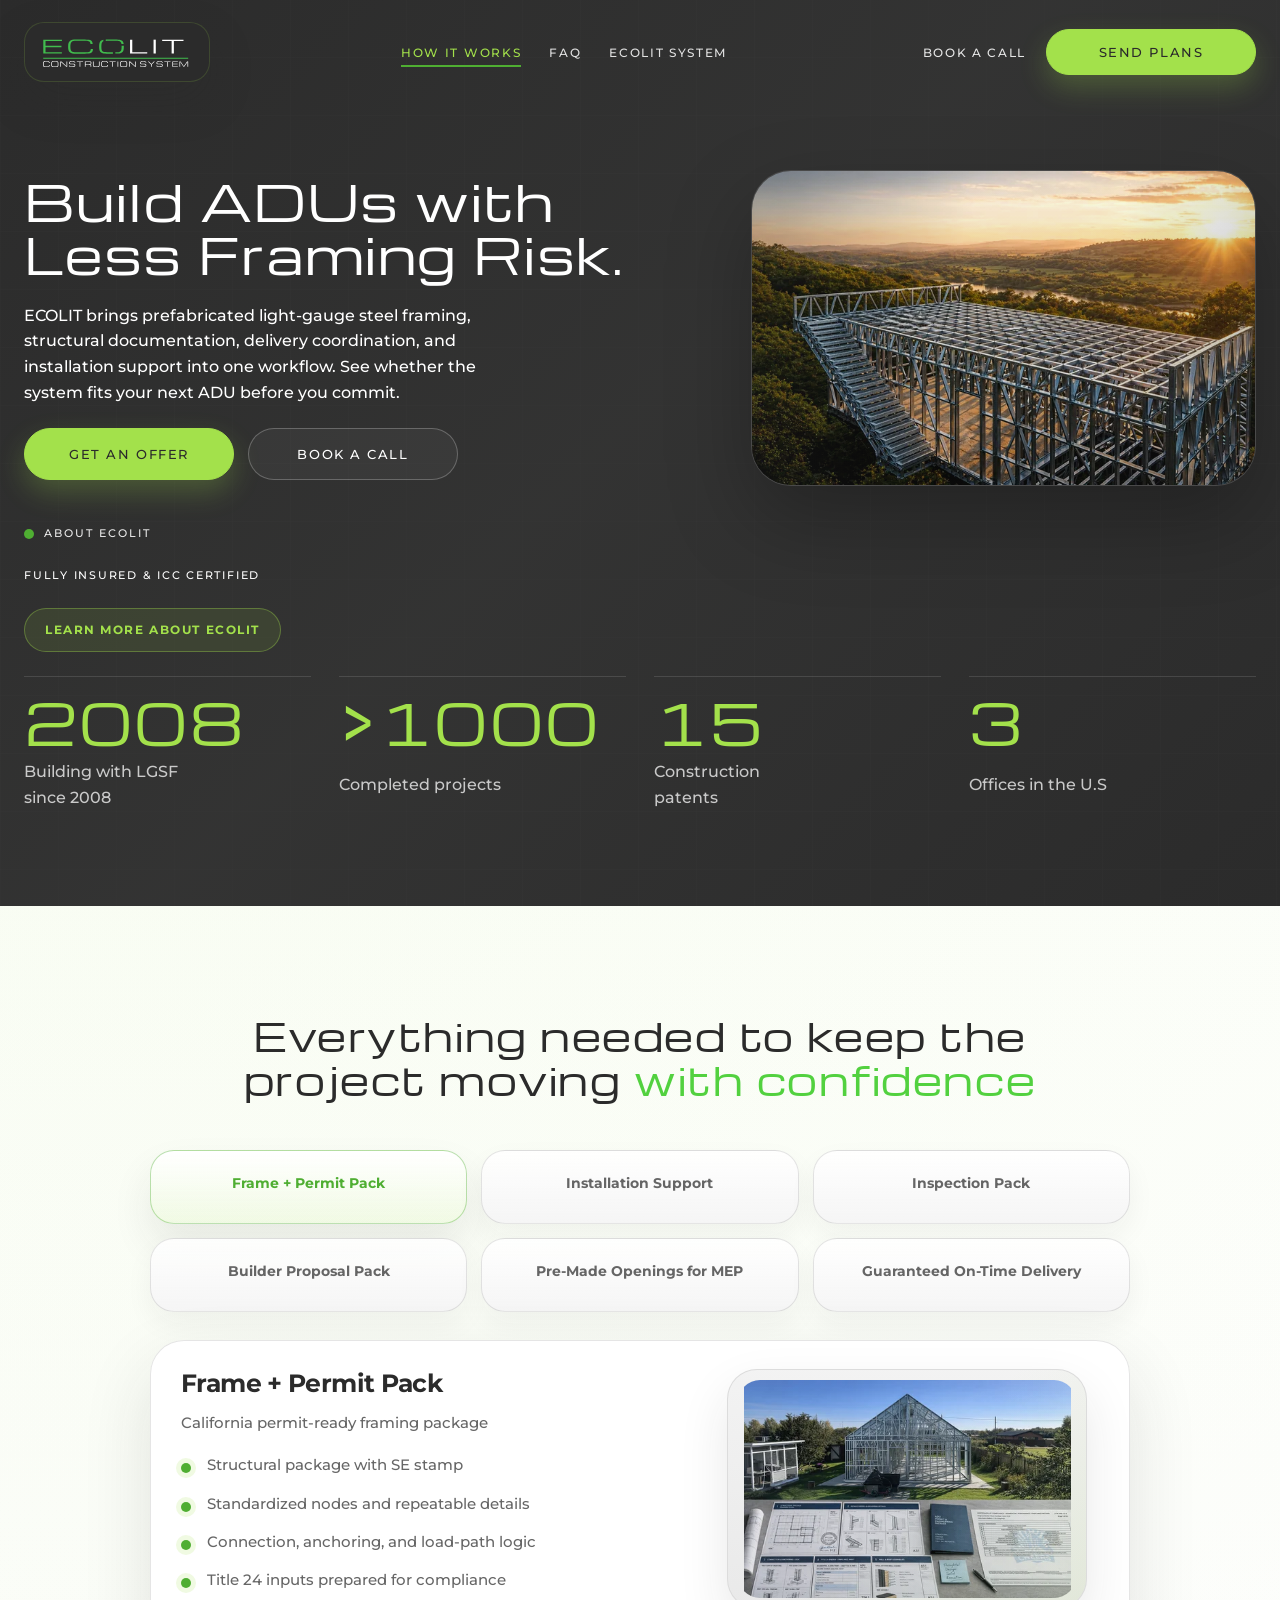
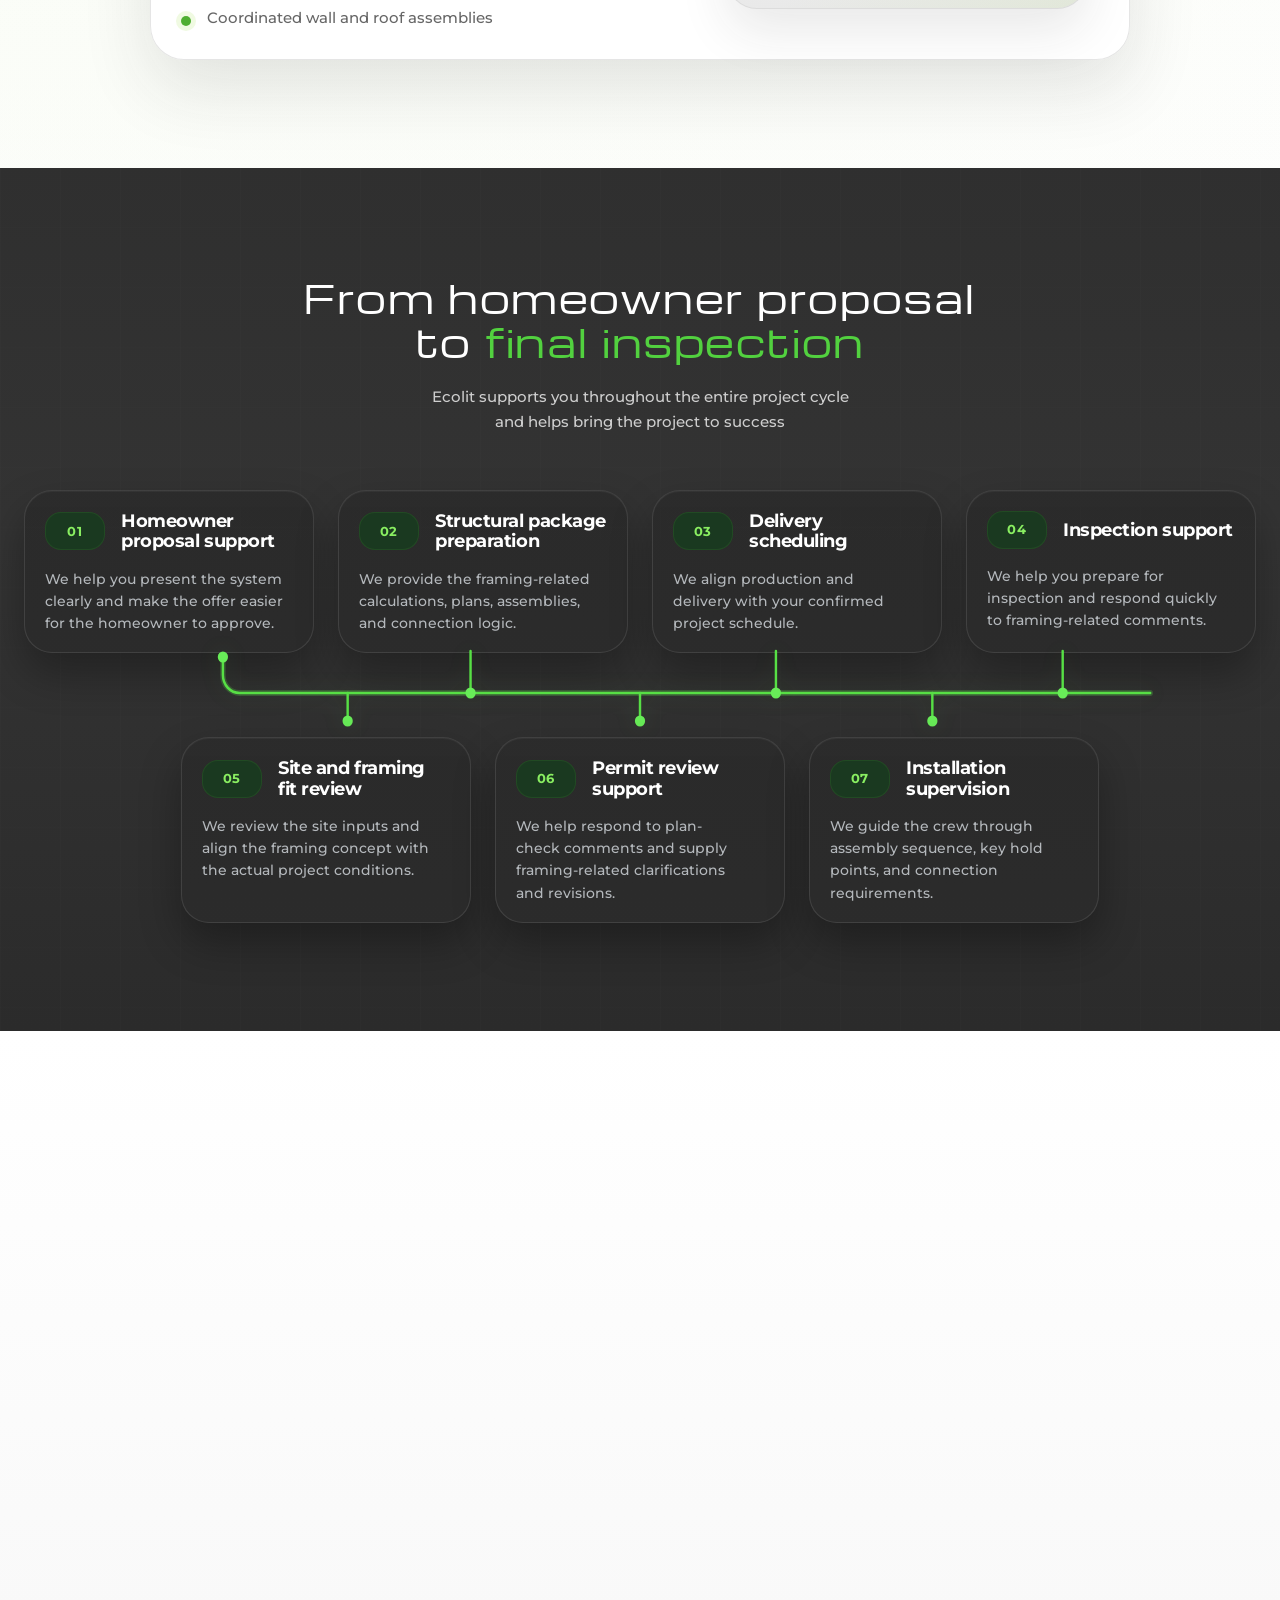
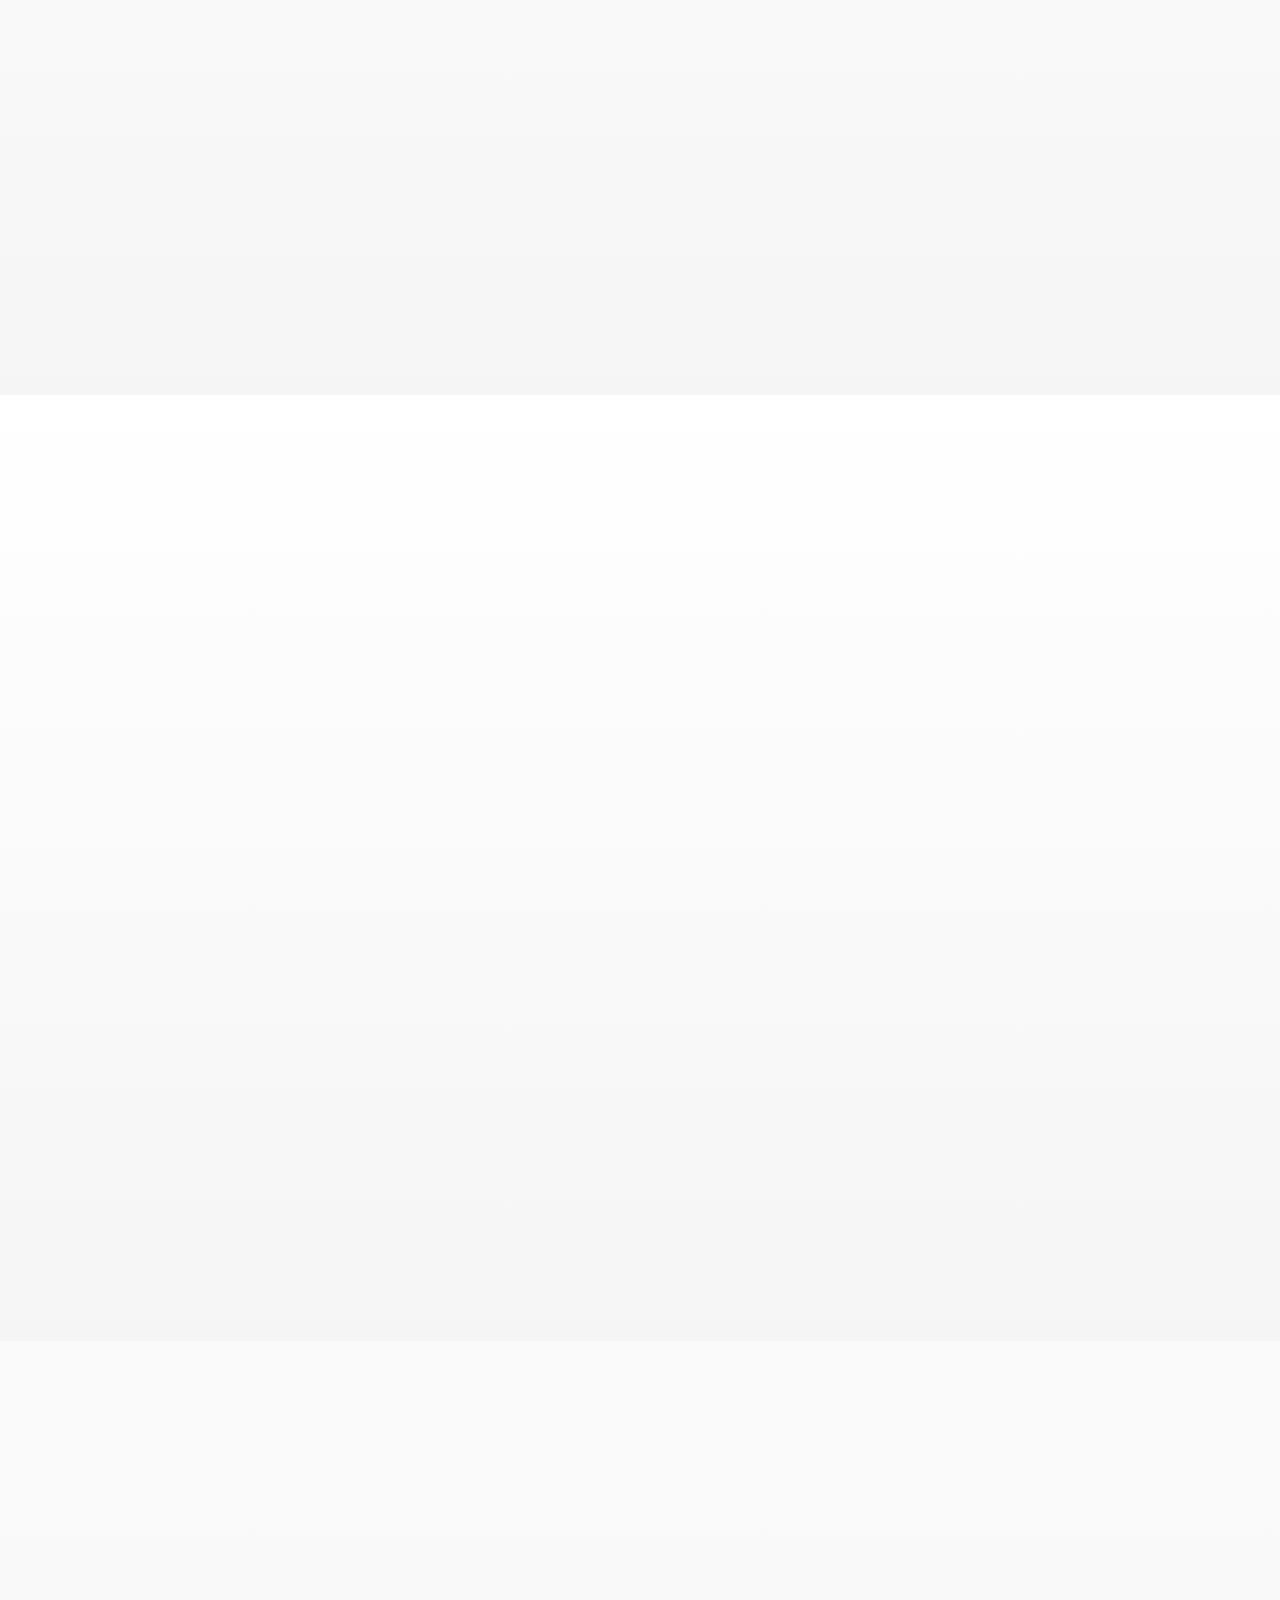
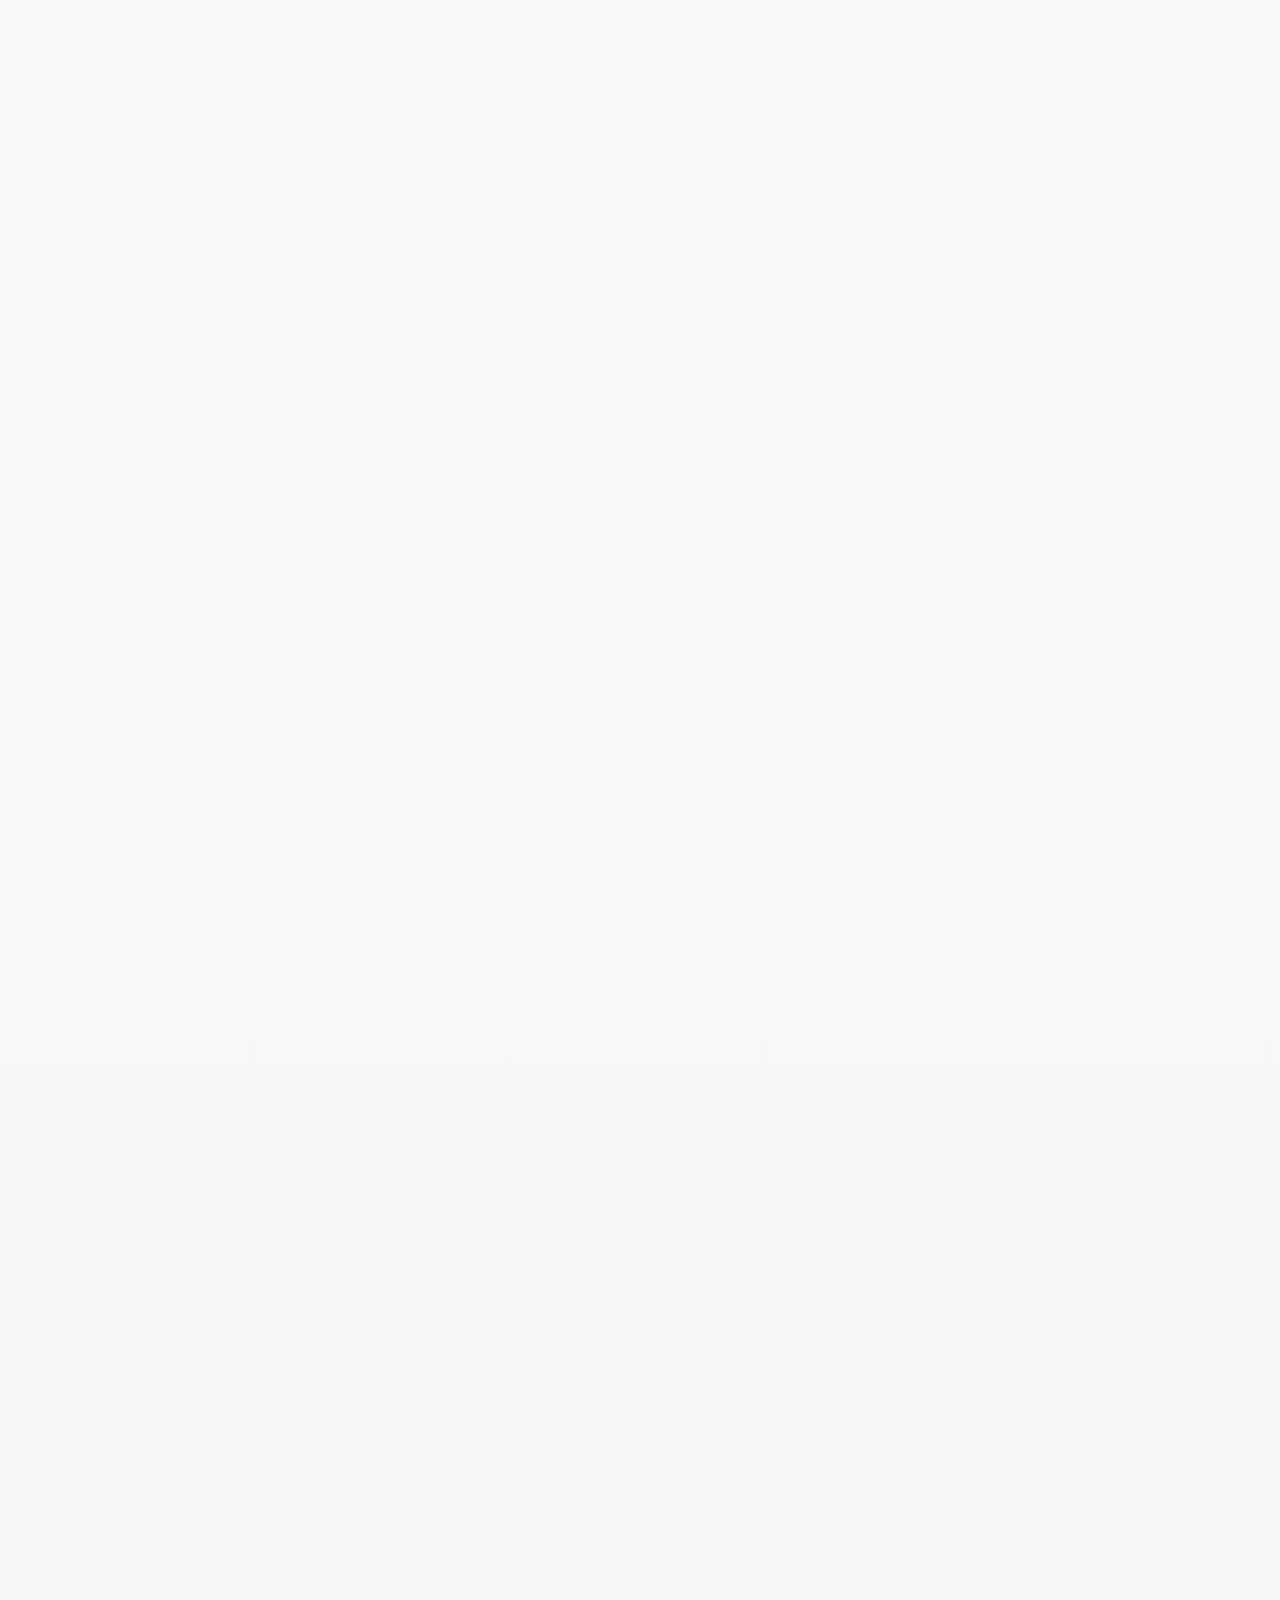
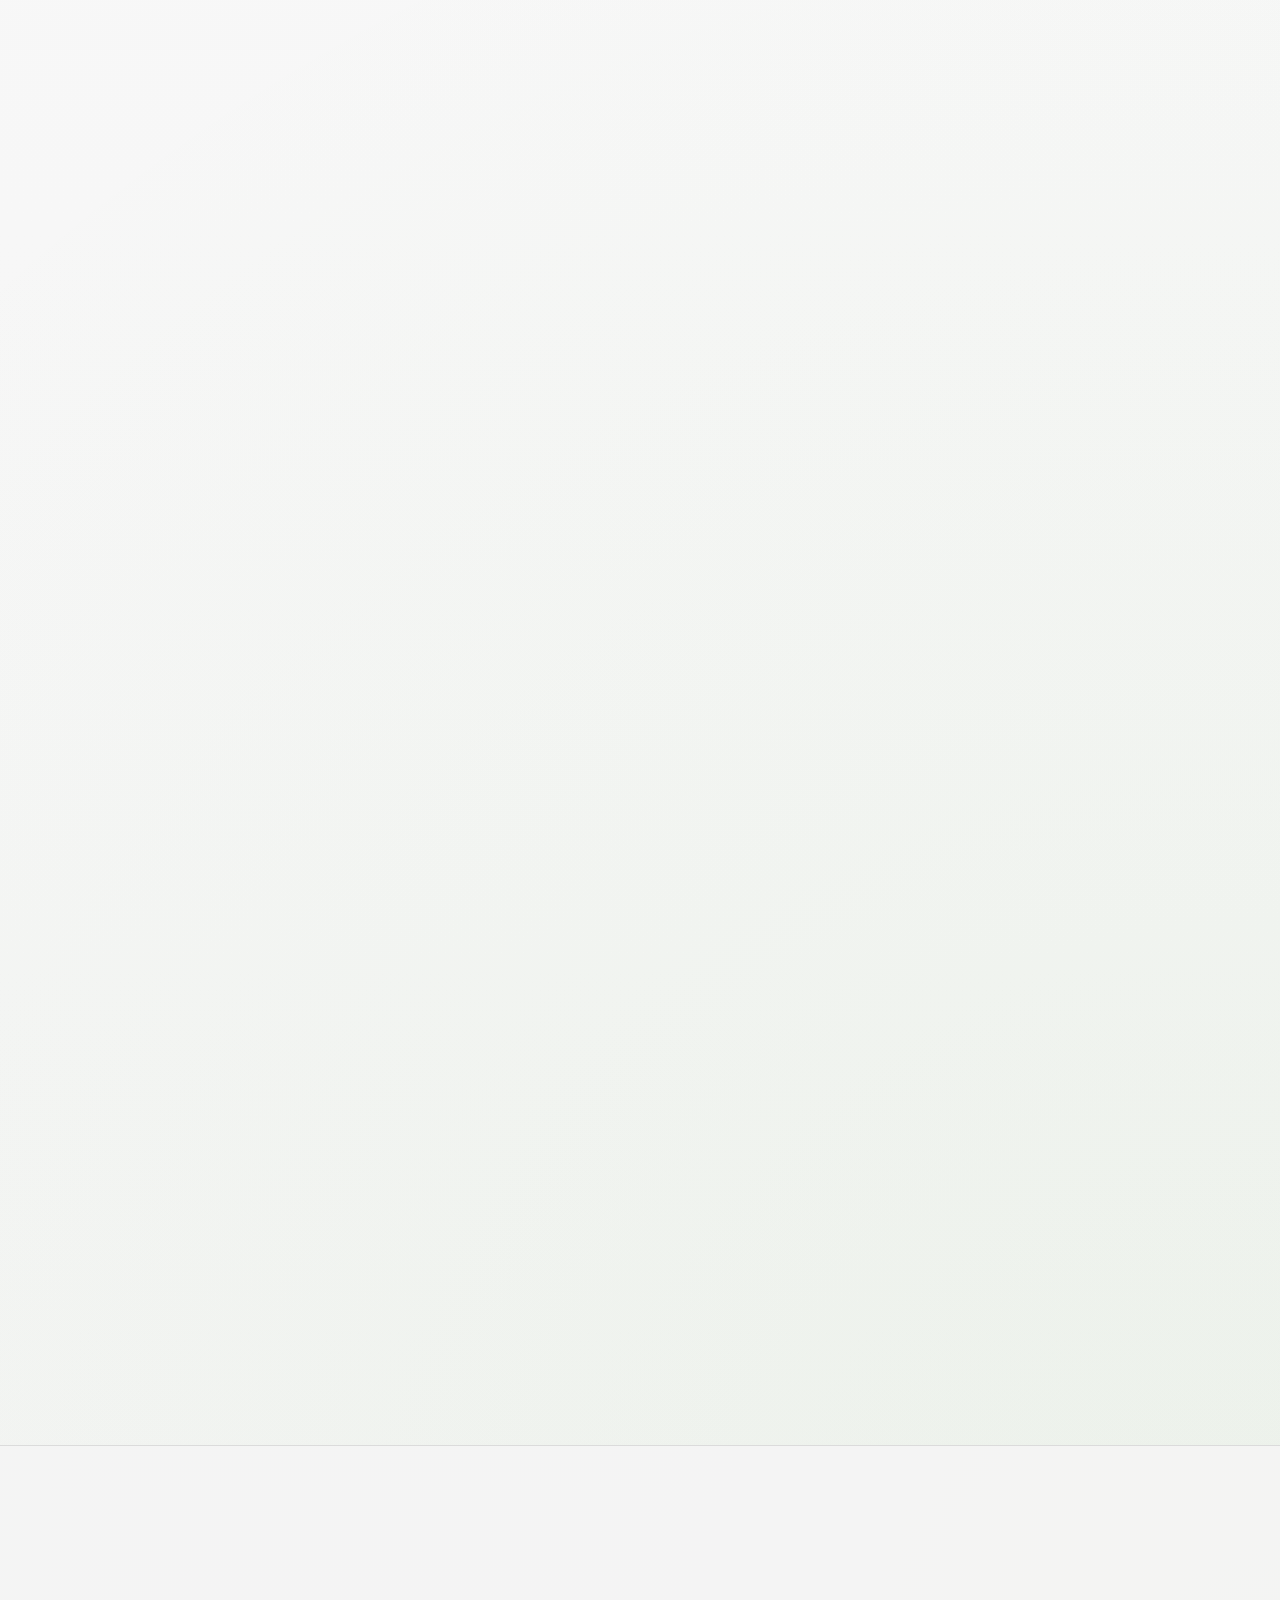
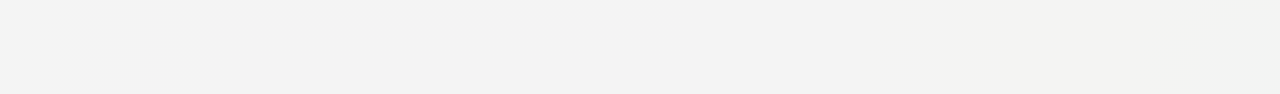
<file: index.html>
﻿<!DOCTYPE html>
<html lang="en">
<head>
  <meta charset="UTF-8">
  <meta name="viewport" content="width=device-width, initial-scale=1.0">
  <title>ECOLIT | More than a frame — a partner for the whole project</title>
  <meta name="description" content="ECOLIT supports ADU builders with permit-ready structural documentation, Title 24 inputs, installation support, inspection guidance, and coordinated framing packages.">
  <meta name="theme-color" content="#f5f5f5">
  <meta property="og:type" content="website">
  <meta property="og:title" content="ECOLIT | More than a frame — a partner for the whole project">
  <meta property="og:description" content="Permit-ready structural documentation, Title 24 inputs, installation support, and inspection guidance organized around one framing system.">
  <meta property="og:url" content="https://builder.ecolit.us/">
  <meta property="og:image" content="assets/img/Каркас2.png">
  <meta property="og:image:alt" content="ECOLIT light-gauge steel framing prepared for a small-home project">
  <meta name="twitter:card" content="summary_large_image">
  <meta name="twitter:title" content="ECOLIT | More than a frame — a partner for the whole project">
  <meta name="twitter:description" content="Permit-ready structural documentation, Title 24 inputs, installation support, and inspection guidance organized around one framing system.">
  <meta name="twitter:image" content="assets/img/Каркас2.png">
  <link rel="icon" type="image/svg+xml" href="assets/icons/favicon.svg">
  <link rel="preload" href="assets/fonts/Montserrat-500-700-latin.woff2" as="font" type="font/woff2" crossorigin>
  <link rel="preload" href="assets/fonts/Michroma-400-latin.woff2" as="font" type="font/woff2" crossorigin>
  <link
    rel="preload"
    as="image"
    type="image/webp"
    href="assets/img/optimized/hero-frame-1440.webp"
    imagesrcset="assets/img/optimized/hero-frame-768.webp 768w, assets/img/optimized/hero-frame-1440.webp 1440w"
    imagesizes="(max-width: 640px) calc(100vw - 32px), (max-width: 900px) 640px, 720px">
  <script>document.documentElement.classList.add('js');</script>
  <link rel="stylesheet" href="assets/css/main.css?v=20260423-performance-01">
  <script type="application/ld+json">
    {
      "@context": "https://schema.org",
      "@type": "Organization",
      "name": "ECOLIT",
      "url": "https://builder.ecolit.us/",
      "logo": "https://builder.ecolit.us/assets/icons/favicon.svg",
      "description": "More than a frame — a trusted partner for California ADU builders and permit-driven small-home teams.",
      "areaServed": [
        {
          "@type": "Country",
          "name": "United States"
        },
        {
          "@type": "State",
          "name": "California"
        }
      ],
      "contactPoint": [
        {
          "@type": "ContactPoint",
          "contactType": "customer support",
          "availableLanguage": [
            "English"
          ],
          "email": "info@ecolit.us",
          "telephone": "+16467449833"
        }
      ],
      "sameAs": [
        "https://www.linkedin.com/company/ecolit-building/",
        "https://www.youtube.com/channel/UCy4XldSrsQKZy8QlF1WZvzQ"
      ]
    }
  </script>
  <script type="application/ld+json">
    {
      "@context": "https://schema.org",
      "@type": "FAQPage",
      "mainEntity": [
        {
          "@type": "Question",
          "name": "Is ECOLIT more expensive than wood?",
          "acceptedAnswer": {
            "@type": "Answer",
            "text": "Our frame typically costs about 20% more than wood framing materials alone, but at the total project level that usually means only about 1% of the overall budget. For the homeowner, it's a small price to pay for higher quality and lower operating costs. For the builder, it can often be offset through lower labor, faster assembly, and less rework in finishing. Steel can also be presented simply as an alternative to wood, giving the client a clear side-by-side choice."
          }
        },
        {
          "@type": "Question",
          "name": "Do you provide stamped structural packages?",
          "acceptedAnswer": {
            "@type": "Answer",
            "text": "Yes. ECOLIT can provide a stamped structural set with calculations for the supplied system and design criteria, based on project scope and jurisdiction requirements."
          }
        },
        {
          "@type": "Question",
          "name": "Can my crew install the system?",
          "acceptedAnswer": {
            "@type": "Answer",
            "text": "Yes. Many builders use their own crews with ECOLIT guidance, onboarding, and supervisor support when the project benefits from added field coordination."
          }
        },
        {
          "@type": "Question",
          "name": "Do you support California permits and Title 24?",
          "acceptedAnswer": {
            "@type": "Answer",
            "text": "Yes. California projects can be supported with structural coordination, Title 24 inputs, and documentation that keeps the permit path organized."
          }
        },
        {
          "@type": "Question",
          "name": "What does the inspection package include?",
          "acceptedAnswer": {
            "@type": "Answer",
            "text": "The package can include field checklists, hold points, visibility requirements, and concise reference materials for inspectors and site teams."
          }
        },
        {
          "@type": "Question",
          "name": "How do review comments get handled?",
          "acceptedAnswer": {
            "@type": "Answer",
            "text": "ECOLIT can respond quickly with clarifications, updated references, and comment support that helps keep the project moving."
          }
        },
        {
          "@type": "Question",
          "name": "Can pricing be held during preconstruction?",
          "acceptedAnswer": {
            "@type": "Answer",
            "text": "Approved projects can be supported with a 90-day price stability window when applicable to scope and scheduling."
          }
        },
        {
          "@type": "Question",
          "name": "Do you provide turnkey erection as well?",
          "acceptedAnswer": {
            "@type": "Answer",
            "text": "Yes. Builders can choose the support model that fits the project, including supervisor-backed installation or turnkey erection."
          }
        },
        {
          "@type": "Question",
          "name": "Are utility openings coordinated in the system?",
          "acceptedAnswer": {
            "@type": "Answer",
            "text": "Utility pathways can be planned within the framing logic so site coordination stays cleaner from design through rough-in."
          }
        },
        {
          "@type": "Question",
          "name": "How is delivery coordinated?",
          "acceptedAnswer": {
            "@type": "Answer",
            "text": "Delivery planning can be aligned with project sequencing, site access, and installation needs to support a predictable handoff."
          }
        }
      ]
    }
  </script>
</head>
<body>
  <header class="site-header" id="top">
    <div class="container">
      <div class="header-shell">
        <a class="brand" href="#top" aria-label="ECOLIT home">
          <span class="brand-logo-shell">
            <img class="brand-logo" src="assets/img/ecolit-logo.svg" alt="ECOLIT" width="197" height="40">
          </span>
        </a>

        <button class="nav-toggle" type="button" aria-expanded="false" aria-controls="site-nav">
          <span class="nav-toggle__label">Menu</span>
          <span class="nav-toggle__bars" aria-hidden="true"></span>
        </button>

        <div class="header-panel">
          <nav class="site-nav" id="site-nav" aria-label="Primary">
            <a href="#how-it-works">How It Works</a>
            <a href="#faq">FAQ</a>
            <a href="#performance">Ecolit System</a>
          </nav>

          <div class="header-actions">
            <button class="header-call-link" type="button" aria-disabled="true" data-book-call-placeholder>
              Book a Call
            </button>
            <a class="button button-primary header-cta" href="#send-plans" data-open-form data-cta-source="header_send_plans">
              Send Plans
            </a>
          </div>
        </div>
      </div>
    </div>
  </header>

  <main id="main-content">
    <section class="hero" id="hero">
      <div class="hero-backdrop" aria-hidden="true"></div>
      <div class="hero-gridline" aria-hidden="true"></div>

      <div class="container hero-shell">
        <div class="hero-copy reveal">
          <h1>Build ADUs with Less Framing Risk.</h1>
          <p class="hero-subhead">
            ECOLIT brings prefabricated light-gauge steel framing, structural documentation, delivery coordination, and installation support into one workflow. See whether the system fits your next ADU before you commit.
          </p>

          <div class="hero-actions">
            <a class="button button-primary button-large" href="#send-plans" data-open-form data-cta-source="hero_send_plans">
              Get an Offer
            </a>
            <button class="button button-secondary button-large button-placeholder" type="button" aria-disabled="true" data-book-call-placeholder>
              Book a Call
            </button>
          </div>
        </div>

        <div class="hero-showcase reveal">
          <div class="hero-showcase__media">
            <img
              src="assets/img/optimized/hero-frame-1440.webp"
              srcset="assets/img/optimized/hero-frame-768.webp 768w, assets/img/optimized/hero-frame-1440.webp 1440w"
              sizes="(max-width: 640px) calc(100vw - 32px), (max-width: 900px) 640px, 720px"
              alt="Steel framing structure at sunset"
              width="1672"
              height="941"
              loading="eager"
              decoding="async"
              fetchpriority="high">
            <div class="hero-showcase__overlay" aria-hidden="true"></div>
          </div>
        </div>

        <div class="hero-company reveal" aria-labelledby="hero-company-title">
          <p class="eyebrow" id="hero-company-title">About ECOLIT</p>
          <p class="hero-company__note">Fully insured &amp; ICC certified</p>
          <a class="hero-company__link" href="https://ecolit.tech/" target="_blank" rel="noopener noreferrer">
            Learn more about ECOLIT
          </a>
          <div class="hero-company__grid">
            <article class="hero-company__item">
              <strong>2008</strong>
              <p>Building with LGSF since 2008</p>
            </article>
            <article class="hero-company__item">
              <strong>&gt;1000</strong>
              <p>Completed projects</p>
            </article>
            <article class="hero-company__item">
              <strong>15</strong>
              <p>Construction patents</p>
            </article>
            <article class="hero-company__item">
              <strong>3</strong>
              <p>Offices in the U.S</p>
            </article>
          </div>
        </div>
      </div>
    </section>

    <section class="section showcase-section" id="how-it-works">
      <div class="container">
        <div class="section-copy center reveal">
          <h2>Everything needed to keep the project moving <span>with&nbsp;confidence</span></h2>
        </div>

        <div class="tab-group reveal" data-tab-group>
          <div class="segmented-controls segmented-controls--modules" role="tablist" aria-label="Builder support modules">
            <div class="segment-item" data-tab-slot>
              <button class="segment-button" type="button" role="tab" id="workflow-tab-permit" aria-selected="true" aria-controls="workflow-panel-permit" tabindex="0" data-tab-target="workflow-panel-permit">
                Frame + Permit Pack
              </button>
            </div>
            <div class="segment-item" data-tab-slot>
              <button class="segment-button" type="button" role="tab" id="workflow-tab-field" aria-selected="false" aria-controls="workflow-panel-field" tabindex="-1" data-tab-target="workflow-panel-field">
                Installation Support
              </button>
            </div>
            <div class="segment-item" data-tab-slot>
              <button class="segment-button" type="button" role="tab" id="workflow-tab-inspection" aria-selected="false" aria-controls="workflow-panel-inspection" tabindex="-1" data-tab-target="workflow-panel-inspection">
                Inspection Pack
              </button>
            </div>
            <div class="segment-item" data-tab-slot>
              <button class="segment-button" type="button" role="tab" id="workflow-tab-proposal" aria-selected="false" aria-controls="workflow-panel-proposal" tabindex="-1" data-tab-target="workflow-panel-proposal">
                Builder Proposal Pack
              </button>
            </div>
            <div class="segment-item" data-tab-slot>
              <button class="segment-button" type="button" role="tab" id="workflow-tab-mep" aria-selected="false" aria-controls="workflow-panel-mep" tabindex="-1" data-tab-target="workflow-panel-mep">
                Pre-Made Openings for MEP
              </button>
            </div>
            <div class="segment-item" data-tab-slot>
              <button class="segment-button" type="button" role="tab" id="workflow-tab-delivery" aria-selected="false" aria-controls="workflow-panel-delivery" tabindex="-1" data-tab-target="workflow-panel-delivery">
                Guaranteed On-Time Delivery
              </button>
            </div>
          </div>

          <div class="showcase-stage" data-tab-stage>
            <article class="showcase-panel showcase-panel--module is-active" id="workflow-panel-permit" role="tabpanel" aria-labelledby="workflow-tab-permit" data-tab-panel>
              <div class="module-card module-card--permit">
                <div class="module-card__permit-copy">
                  <div class="module-card__intro">
                    <h3>Frame + Permit Pack</h3>
                    <p>California permit-ready framing package</p>
                  </div>
                  <ul class="detail-list detail-list--module">
                    <li>Structural package with SE stamp</li>
                    <li>Standardized nodes and repeatable details</li>
                    <li>Connection, anchoring, and load-path logic</li>
                    <li>Title 24 inputs prepared for compliance</li>
                    <li>Coordinated wall and roof assemblies</li>
                  </ul>
                </div>
                <figure class="module-card__permit-media">
                  <img
                    src="assets/img/optimized/permit-pack-800.webp?v=20260415-module-photo-refresh"
                    srcset="assets/img/optimized/permit-pack-480.webp?v=20260415-module-photo-refresh 480w, assets/img/optimized/permit-pack-800.webp?v=20260415-module-photo-refresh 800w"
                    sizes="(max-width: 640px) calc(100vw - 80px), (max-width: 1080px) 420px, 360px"
                    alt="Preview of the ECOLIT frame and permit package"
                    width="1536"
                    height="1024"
                    loading="lazy"
                    fetchpriority="low"
                    decoding="async">
                </figure>
              </div>
            </article>

            <article class="showcase-panel showcase-panel--module" id="workflow-panel-field" role="tabpanel" aria-labelledby="workflow-tab-field" data-tab-panel hidden>
              <div class="module-card module-card--field">
                <div class="module-card__field-copy">
                  <div class="module-card__intro">
                    <h3>Installation Support</h3>
                    <p>Use your crew with our supervisor or hand over erection to us</p>
                  </div>
                  <ul class="detail-list detail-list--module">
                    <li>Supervisor support included by default</li>
                    <li>Turnkey erection available</li>
                    <li>Clear sequencing, fastening, and field execution logic</li>
                    <li>One accountable path for install issues</li>
                  </ul>
                </div>
                <figure class="module-card__field-media">
                  <img
                    src="assets/img/optimized/install-support-800.webp"
                    srcset="assets/img/optimized/install-support-480.webp 480w, assets/img/optimized/install-support-800.webp 800w"
                    sizes="(max-width: 640px) calc(100vw - 80px), (max-width: 1080px) 420px, 360px"
                    alt="Installation support on site for ECOLIT framing"
                    width="1536"
                    height="1024"
                    loading="lazy"
                    fetchpriority="low"
                    decoding="async">
                </figure>
              </div>
            </article>

            <article class="showcase-panel showcase-panel--module" id="workflow-panel-inspection" role="tabpanel" aria-labelledby="workflow-tab-inspection" data-tab-panel hidden>
              <div class="module-card module-card--inspection">
                <div class="module-card__inspection-copy">
                  <div class="module-card__intro">
                    <h3>Inspection Pack</h3>
                    <p>Be ready before the inspector arrives. Respond fast when comments come in</p>
                  </div>
                  <ul class="detail-list detail-list--module">
                    <li>Pre-inspection audit before the inspector arrives</li>
                    <li>Field-ready inspection checklist</li>
                    <li>Same-day response to inspector comments</li>
                    <li>Supporting documentation aligned with the approved framing package</li>
                  </ul>
                </div>
                <figure class="module-card__inspection-media">
                  <img
                    src="assets/img/optimized/inspection-pack-800.webp"
                    srcset="assets/img/optimized/inspection-pack-480.webp 480w, assets/img/optimized/inspection-pack-800.webp 800w"
                    sizes="(max-width: 640px) calc(100vw - 80px), (max-width: 1080px) 420px, 360px"
                    alt="Inspection support package preview for ECOLIT framing"
                    width="1536"
                    height="1024"
                    loading="lazy"
                    fetchpriority="low"
                    decoding="async">
                </figure>
              </div>
            </article>

            <article class="showcase-panel showcase-panel--module" id="workflow-panel-proposal" role="tabpanel" aria-labelledby="workflow-tab-proposal" data-tab-panel hidden>
              <div class="module-card module-card--proposal">
                <div class="module-card__proposal-copy">
                  <div class="module-card__intro">
                    <h3>Builder Proposal Pack for Homeowner</h3>
                    <p>Help homeowners understand the difference, trust the solution, and feel confident saying yes</p>
                  </div>
                  <ul class="detail-list detail-list--module">
                    <li>Clear wood vs. steel comparison for a reasoned decision</li>
                    <li>Homeowner-ready visuals for sales meetings</li>
                    <li>Homeowner FAQ sheet</li>
                    <li>Real LGSF samples in your office</li>
                  </ul>
                </div>
                <figure class="module-card__proposal-media">
                  <img
                    src="assets/img/optimized/builder-proposal-800.webp"
                    srcset="assets/img/optimized/builder-proposal-480.webp 480w, assets/img/optimized/builder-proposal-800.webp 800w"
                    sizes="(max-width: 640px) calc(100vw - 80px), (max-width: 1080px) 420px, 360px"
                    alt="Builder proposal materials for homeowner presentations"
                    width="1024"
                    height="1024"
                    loading="lazy"
                    fetchpriority="low"
                    decoding="async">
                </figure>
              </div>
            </article>

            <article class="showcase-panel showcase-panel--module" id="workflow-panel-mep" role="tabpanel" aria-labelledby="workflow-tab-mep" data-tab-panel hidden>
              <div class="module-card module-card--mep">
                <div class="module-card__mep-copy">
                  <div class="module-card__intro">
                    <h3>Pre-Made Openings for MEP</h3>
                    <p>MEP installation guidelines, including HVAC, ventilation, and sprinkler paths where required</p>
                  </div>
                  <ul class="detail-list detail-list--module">
                    <li>Prefabricated utility-ready openings</li>
                    <li>Routing guidance tied to the framing logic</li>
                    <li>Predictable installation with less site improvisation</li>
                    <li>Cleaner coordination between framing and MEP trades</li>
                  </ul>
                </div>
                <figure class="module-card__mep-media">
                  <img
                    src="assets/img/optimized/mep-openings-800.webp"
                    srcset="assets/img/optimized/mep-openings-480.webp 480w, assets/img/optimized/mep-openings-800.webp 800w"
                    sizes="(max-width: 640px) calc(100vw - 80px), (max-width: 1080px) 420px, 360px"
                    alt="Pre-made openings and MEP routing support for ECOLIT framing"
                    width="1536"
                    height="1024"
                    loading="lazy"
                    fetchpriority="low"
                    decoding="async">
                </figure>
              </div>
            </article>

            <article class="showcase-panel showcase-panel--module" id="workflow-panel-delivery" role="tabpanel" aria-labelledby="workflow-tab-delivery" data-tab-panel hidden>
              <div class="module-card module-card--delivery">
                <div class="module-card__delivery-copy">
                  <div class="module-card__intro">
                    <h3>Guaranteed on-time delivery</h3>
                    <p>Built around the builder’s schedule — with a clear delivery commitment you can plan the site around</p>
                  </div>
                  <ul class="detail-list detail-list--module">
                    <li>Confirmed delivery window aligned with the project schedule</li>
                    <li>Clean, predictable handoff into installation</li>
                    <li>Delivery terms adjusted to site conditions and readiness</li>
                    <li>Pre-defined penalties for late delivery</li>
                  </ul>
                </div>
                <figure class="module-card__delivery-media">
                  <img
                    src="assets/img/optimized/delivery-support-800.webp?v=20260415-module-photo-refresh"
                    srcset="assets/img/optimized/delivery-support-480.webp?v=20260415-module-photo-refresh 480w, assets/img/optimized/delivery-support-800.webp?v=20260415-module-photo-refresh 800w"
                    sizes="(max-width: 640px) calc(100vw - 80px), (max-width: 1080px) 420px, 360px"
                    alt="Delivery coordination and site scheduling support for ECOLIT framing"
                    width="2048"
                    height="1348"
                    loading="lazy"
                    fetchpriority="low"
                    decoding="async">
                </figure>
              </div>
            </article>
          </div>
        </div>
      </div>
    </section>

    <section class="section path-section" id="project-path">
      <div class="container">
        <div class="section-copy center reveal path-copy">
          <h2>From homeowner proposal<br>to <span>final inspection</span></h2>
          <p>Ecolit supports you throughout the entire project cycle and helps bring the project to success</p>
        </div>

        <div class="path-frame reveal">
          <div class="path-journey" aria-label="ECOLIT project path">
            <ol class="path-row path-row--top">
              <li class="path-card">
                <div class="path-card__meta">
                  <span class="path-card__icon" aria-hidden="true">
                    <svg viewBox="0 0 24 24">
                      <path d="M4.5 11 12 5.2 19.5 11"/>
                      <path d="M7.2 9.8v9h9.6v-9"/>
                    </svg>
                  </span>
                  <span class="path-card__num">01</span>
                </div>
                <h3>Homeowner proposal support</h3>
                <p>We help you present the system clearly and make the offer easier for the homeowner to approve.</p>
              </li>

              <li class="path-card">
                <div class="path-card__meta">
                  <span class="path-card__icon" aria-hidden="true">
                    <svg viewBox="0 0 24 24">
                      <path d="M12 4.5 19 8.2 12 12 5 8.2 12 4.5Z"/>
                      <path d="M5 8.2v7.6l7 3.7 7-3.7V8.2"/>
                      <path d="M12 12v7.5"/>
                    </svg>
                  </span>
                  <span class="path-card__num">02</span>
                </div>
                <h3>Structural package preparation</h3>
                <p>We provide the framing-related calculations, plans, assemblies, and connection logic.</p>
              </li>

              <li class="path-card">
                <div class="path-card__meta">
                  <span class="path-card__icon" aria-hidden="true">
                    <svg viewBox="0 0 24 24">
                      <path d="M7 4.5v3.2M17 4.5v3.2"/>
                      <path d="M4.8 8.5h14.4"/>
                      <rect x="4.5" y="6.5" width="15" height="13" rx="2.2"/>
                      <path d="M8.2 12h.01M12 12h.01M15.8 12h.01M8.2 15.7h.01M12 15.7h.01"/>
                    </svg>
                  </span>
                  <span class="path-card__num">03</span>
                </div>
                <h3>Delivery scheduling</h3>
                <p>We align production and delivery with your confirmed project schedule.</p>
              </li>

              <li class="path-card">
                <div class="path-card__meta">
                  <span class="path-card__icon" aria-hidden="true">
                    <svg viewBox="0 0 24 24">
                      <path d="M7 7h10a3 3 0 0 1 3 3v4a3 3 0 0 1-3 3h-5.8L7 20.2V17H7a3 3 0 0 1-3-3v-4a3 3 0 0 1 3-3Z"/>
                      <path d="M9 12h.01M12 12h.01M15 12h.01"/>
                    </svg>
                  </span>
                  <span class="path-card__num">04</span>
                </div>
                <h3>Inspection support</h3>
                <p>We help you prepare for inspection and respond quickly to framing-related comments.</p>
              </li>
            </ol>

            <div class="path-flow" aria-hidden="true">
              <svg viewBox="0 0 1160 94" preserveAspectRatio="none">
                <path d="M132 6v18c0 10 8 18 18 18h978" fill="none" stroke="rgba(18,160,58,.28)" stroke-width="6" stroke-linecap="round" stroke-linejoin="round"/>
                <path d="M132 6v18c0 10 8 18 18 18h978" fill="none" stroke="#11a33c" stroke-width="2.6" stroke-linecap="round" stroke-linejoin="round"/>
                <path d="M398 0v42M726 0v42M1034 0v42M266 42v28M580 42v28M894 42v28" fill="none" stroke="#11a33c" stroke-width="2.6" stroke-linecap="round"/>
                <circle cx="132" cy="6" r="5.5" fill="#11a33c"/>
                <circle cx="398" cy="42" r="5.5" fill="#11a33c"/>
                <circle cx="726" cy="42" r="5.5" fill="#11a33c"/>
                <circle cx="1034" cy="42" r="5.5" fill="#11a33c"/>
                <circle cx="266" cy="70" r="5.5" fill="#11a33c"/>
                <circle cx="580" cy="70" r="5.5" fill="#11a33c"/>
                <circle cx="894" cy="70" r="5.5" fill="#11a33c"/>
              </svg>
            </div>

            <ol class="path-row path-row--bottom" start="5">
              <li class="path-card">
                <div class="path-card__meta">
                  <span class="path-card__icon" aria-hidden="true">
                    <svg viewBox="0 0 24 24">
                      <rect x="4.5" y="5" width="15" height="14" rx="2.2"/>
                      <path d="M12 5v14M4.5 12h15"/>
                    </svg>
                  </span>
                  <span class="path-card__num">05</span>
                </div>
                <h3>Site and framing fit review</h3>
                <p>We review the site inputs and align the framing concept with the actual project conditions.</p>
              </li>

              <li class="path-card">
                <div class="path-card__meta">
                  <span class="path-card__icon" aria-hidden="true">
                    <svg viewBox="0 0 24 24">
                      <path d="M8 4.5h6l4 4V19a1.5 1.5 0 0 1-1.5 1.5h-8A2.5 2.5 0 0 1 6 18V6.5A2 2 0 0 1 8 4.5Z"/>
                      <path d="M14 4.8V9h4.2"/>
                      <path d="M9 12.5h6M9 16h4.5"/>
                    </svg>
                  </span>
                  <span class="path-card__num">06</span>
                </div>
                <h3>Permit review support</h3>
                <p>We help respond to plan-check comments and supply framing-related clarifications and revisions.</p>
              </li>

              <li class="path-card">
                <div class="path-card__meta">
                  <span class="path-card__icon" aria-hidden="true">
                    <svg viewBox="0 0 24 24">
                      <path d="M14.5 6.2a4.3 4.3 0 0 1 5.6 5.6l-3.2 3.2-5.6-5.6 3.2-3.2Z"/>
                      <path d="m10.4 10.4-5.9 5.9 3.2 3.2 5.9-5.9"/>
                      <path d="m5.7 17.5-1.7 2.5 2.5-1.7"/>
                    </svg>
                  </span>
                  <span class="path-card__num">07</span>
                </div>
                <h3>Installation supervision</h3>
                <p>We guide the crew through assembly sequence, key hold points, and connection requirements.</p>
              </li>
            </ol>

          </div>
        </div>
      </div>
    </section>

    <section class="section package-section deferred-section" id="see-the-package">
      <div class="container">
        <div class="package-scene reveal">
          <div class="package-scene__glow" aria-hidden="true"></div>
          <div class="package-scene__waves" aria-hidden="true"></div>
          <div class="package-scene__dots" aria-hidden="true"></div>

          <div class="section-copy center package-copy">
            <h2>Additional options for <span>excellent&nbsp;results</span></h2>
            <span class="package-copy__rule" aria-hidden="true"></span>
            <p>Optional layers that help the builder protect margin, brand authority, and planning quality</p>
          </div>

          <div class="options-grid" role="list">
            <article class="option-card" role="listitem">
              <div class="option-card__icon-box" aria-hidden="true">
                <svg class="option-card__icon" viewBox="0 0 48 48">
                  <path d="M8 21.5 24 8l16 13.5"/>
                  <path d="M12 18.5V40h24V18.5"/>
                  <circle class="fill-current" cx="18" cy="28.5" r="1.7"/>
                  <circle class="fill-current" cx="24" cy="28.5" r="1.7"/>
                  <circle class="fill-current" cx="30" cy="28.5" r="1.7"/>
                  <circle class="fill-current" cx="21" cy="34" r="1.7"/>
                  <circle class="fill-current" cx="27" cy="34" r="1.7"/>
                </svg>
              </div>
              <div class="option-card__body">
                <h3 class="option-card__title--foam">Foam Concrete<br>Insulation&nbsp;Upgrade</h3>
                <p>A patented ECOLIT solution that upgrades interior comfort and acoustic performance while delivering maximum fire resistance for the full structural system and stronger premium positioning.</p>
              </div>
            </article>

            <article class="option-card" role="listitem">
              <div class="option-card__icon-box" aria-hidden="true">
                <svg class="option-card__icon" viewBox="0 0 48 48">
                  <rect x="12" y="22" width="24" height="18" rx="3.5"/>
                  <path d="M17 22v-5a7 7 0 1 1 14 0v5"/>
                  <path d="M24 29v7"/>
                  <circle class="fill-current" cx="24" cy="29" r="2.3"/>
                </svg>
              </div>
              <div class="option-card__body">
                <h3>Price Lock / Quote Lock</h3>
                <p>Lock pricing for 90 days so approved scope stays protected while the project moves through decisions, permitting, and scheduling.</p>
              </div>
            </article>

            <article class="option-card" role="listitem">
              <div class="option-card__icon-box" aria-hidden="true">
                <svg class="option-card__icon" viewBox="0 0 48 48">
                  <path d="M24 8 38 16v16L24 40 10 32V16L24 8Z"/>
                  <path d="M24 24 38 16"/>
                  <path d="M24 24 10 16"/>
                  <path d="M24 24v16"/>
                </svg>
              </div>
              <div class="option-card__body">
                <h3>3D BIM Model</h3>
                <p>A true digital twin that helps with quantity takeoff, planning coordination, sequencing, and cost visibility across the project.</p>
              </div>
            </article>

            <article class="option-card" role="listitem">
              <div class="option-card__icon-box" aria-hidden="true">
                <svg class="option-card__icon" viewBox="0 0 48 48">
                  <path d="M17 11h14l3 4h5v25H9V15h5l3-4Z"/>
                  <path d="M17 15h14"/>
                  <path d="m18 28 4 4 8-9"/>
                </svg>
              </div>
              <div class="option-card__body">
                <h3>White-Label Kit for Builders</h3>
                <p>Client-facing materials aligned to the builder brand for more authority, cleaner presentation, and stronger market positioning.</p>
              </div>
            </article>
          </div>
        </div>
      </div>
    </section>

    <section class="section performance-section deferred-section" id="performance">
      <div class="container">
        <div class="section-copy center reveal">
          <h2>Why the system <span>performs on site</span></h2>
          <p>Designed to support predictable coordination from fabrication through final fastening</p>
        </div>

        <div class="performance-shell reveal">
          <div class="performance-shell__board">
            <div class="performance-layout" aria-label="ECOLIT on-site performance advantages">
              <article class="performance-panel performance-panel--wide performance-panel--steel">
                <div class="performance-panel__head">
                  <span class="performance-panel__index">01</span>
                  <span class="performance-panel__rail" aria-hidden="true"></span>
                </div>
                <div class="performance-panel__body">
                  <div class="performance-panel__icon-shell">
                    <img class="performance-panel__icon" src="site_icons_svg_green/shield_icon.svg" alt="" width="1024" height="1024" loading="lazy" decoding="async" fetchpriority="low" aria-hidden="true">
                  </div>
                  <div class="performance-panel__copy">
                    <h3>Protected steel for long-term corrosion resistance</h3>
                    <p>G90 hot-dip galvanized steel to ASTM A653/A653M by default; alternative coatings such as 55% aluminum-zinc to ASTM A792/A792M or zinc-aluminum-magnesium-coated steel available on request, subject to engineering and availability</p>
                  </div>
                </div>
              </article>

              <article class="performance-panel performance-panel--compact performance-panel--fastening">
                <div class="performance-panel__head">
                  <span class="performance-panel__index">02</span>
                  <span class="performance-panel__rail" aria-hidden="true"></span>
                </div>
                <div class="performance-panel__body">
                  <div class="performance-panel__icon-shell">
                    <img class="performance-panel__icon" src="site_icons_svg_green/rivet_icon.svg" alt="" width="1024" height="1024" loading="lazy" decoding="async" fetchpriority="low" aria-hidden="true">
                  </div>
                  <div class="performance-panel__copy">
                    <h3>Controlled fastening logic with rivets</h3>
                    <p>Rivet-based assembly reduces field fastening errors and keeps crews inside a clearer install logic</p>
                  </div>
                </div>
              </article>

              <article class="performance-panel performance-panel--wide performance-panel--geometry">
                <div class="performance-panel__head">
                  <span class="performance-panel__index">03</span>
                  <span class="performance-panel__rail" aria-hidden="true"></span>
                </div>
                <div class="performance-panel__body">
                  <div class="performance-panel__icon-shell">
                    <img class="performance-panel__icon" src="site_icons_svg_green/sparkles_icon.svg" alt="" width="1024" height="1024" loading="lazy" decoding="async" fetchpriority="low" aria-hidden="true">
                  </div>
                  <div class="performance-panel__copy">
                    <h3>Factory geometry for cleaner finishes</h3>
                    <p>More accurate alignment and a cleaner substrate for finish trades help reduce rework, save material, speed up installation, and lower downstream finishing costs by up to 20%.</p>
                  </div>
                </div>
              </article>

              <article class="performance-panel performance-panel--compact performance-panel--assembly">
                <div class="performance-panel__head">
                  <span class="performance-panel__index">04</span>
                  <span class="performance-panel__rail" aria-hidden="true"></span>
                </div>
                <div class="performance-panel__body">
                  <div class="performance-panel__icon-shell">
                    <img class="performance-panel__icon" src="site_icons_svg_green/plan_icon.svg" alt="" width="1024" height="1024" loading="lazy" decoding="async" fetchpriority="low" aria-hidden="true">
                  </div>
                  <div class="performance-panel__copy">
                    <h3>Precision prefab assembly, ready to install</h3>
                    <p>Every frame is prefabricated to exact project requirements and assembled on site like a kit. The system is designed for installation without cutting, drilling, or field-made adjustments, giving builders a faster, cleaner, and more predictable framing process.</p>
                  </div>
                </div>
              </article>

              <article class="performance-panel performance-panel--compact performance-panel--lightweight">
                <div class="performance-panel__head">
                  <span class="performance-panel__index">05</span>
                  <span class="performance-panel__rail" aria-hidden="true"></span>
                </div>
                <div class="performance-panel__body">
                  <div class="performance-panel__icon-shell">
                    <img class="performance-panel__icon" src="site_icons_svg_green/leaf_icon.svg" alt="" width="1024" height="1024" loading="lazy" decoding="async" fetchpriority="low" aria-hidden="true">
                  </div>
                  <div class="performance-panel__copy">
                    <h3>Lightweight components for easier handling</h3>
                    <p>Lightweight panels reduce handling strain and lift risk while keeping the site workflow more manageable</p>
                  </div>
                </div>
              </article>

              <article class="performance-panel performance-panel--wide performance-panel--crew">
                <div class="performance-panel__head">
                  <span class="performance-panel__index">06</span>
                  <span class="performance-panel__rail" aria-hidden="true"></span>
                </div>
                <div class="performance-panel__body">
                  <div class="performance-panel__icon-shell">
                    <img class="performance-panel__icon" src="site_icons_svg_green/helmet_icon.svg" alt="" width="1024" height="1024" loading="lazy" decoding="async" fetchpriority="low" aria-hidden="true">
                  </div>
                  <div class="performance-panel__copy">
                    <h3>No specialized framing crew required</h3>
                    <p>ECOLIT frames are designed for supervised assembly by general site labor, using a structured installation process and minimal tools beyond a rivet tool. That gives builders a more flexible labor model and the potential to reduce frame installation labor costs by up to 50%.</p>
                  </div>
                </div>
              </article>
            </div>
          </div>
        </div>
      </div>
    </section>

    <section class="section homeowner-section deferred-section" id="homeowner-support">
      <div class="container">
        <div class="section-copy center reveal">
          <h2>Turn your framing package into a <span>stronger homeowner proposal</span></h2>
          <p>ECOLIT helps builders present homeowners with a more premium, more credible, and better-prepared solution, creating stronger confidence and a faster path to signed agreement.</p>
        </div>

        <div class="tab-group homeowner-tabs reveal" data-tab-group>
          <div class="segmented-controls segmented-controls--support" role="tablist" aria-label="Homeowner support materials">
            <div class="segment-item" data-tab-slot>
              <button class="segment-button" type="button" role="tab" id="support-tab-durability" aria-selected="true" aria-controls="support-panel-durability" tabindex="0" data-tab-target="support-panel-durability">
                Fire &amp; Termite Resistance
              </button>
            </div>
            <div class="segment-item" data-tab-slot>
              <button class="segment-button" type="button" role="tab" id="support-tab-seismic" aria-selected="false" aria-controls="support-panel-seismic" tabindex="-1" data-tab-target="support-panel-seismic">
                Earthquake-Ready Story
              </button>
            </div>
            <div class="segment-item" data-tab-slot>
              <button class="segment-button" type="button" role="tab" id="support-tab-comfort" aria-selected="false" aria-controls="support-panel-comfort" tabindex="-1" data-tab-target="support-panel-comfort">
                Eco-Friendly &amp; Sustainable
              </button>
            </div>
            <div class="segment-item" data-tab-slot>
              <button class="segment-button" type="button" role="tab" id="support-tab-sustainability" aria-selected="false" aria-controls="support-panel-sustainability" tabindex="-1" data-tab-target="support-panel-sustainability">
                Mold and Mildew Protection
              </button>
            </div>
          </div>

          <div class="support-stage" data-tab-stage>
            <article class="support-panel is-active" id="support-panel-durability" role="tabpanel" aria-labelledby="support-tab-durability" data-tab-panel>
              <div class="support-panel__body">
                <img class="support-panel__icon-image" src="assets/img/optimized/homeowner-fire-termite-184.webp" alt="" width="92" height="92" loading="lazy" decoding="async" fetchpriority="low" aria-hidden="true">
                <div class="support-panel__copy">
                  <h3>Fire &amp; termite resistance</h3>
                  <p>
                    A durability advantage that can reduce long-term maintenance concerns, support insurance savings potential, and improve homeowner confidence
                  </p>
                </div>
              </div>
            </article>

            <article class="support-panel" id="support-panel-seismic" role="tabpanel" aria-labelledby="support-tab-seismic" data-tab-panel hidden>
              <div class="support-panel__body">
                <img class="support-panel__icon-image" src="assets/img/optimized/homeowner-earthquake-story-184.webp" alt="" width="92" height="92" loading="lazy" decoding="async" fetchpriority="low" aria-hidden="true">
                <div class="support-panel__copy">
                  <h3>Earthquake-ready story</h3>
                  <p>
                    Give the homeowner a cleaner explanation for why the framing system supports seismic performance goals
                  </p>
                </div>
              </div>
            </article>

            <article class="support-panel" id="support-panel-comfort" role="tabpanel" aria-labelledby="support-tab-comfort" data-tab-panel hidden>
              <div class="support-panel__body">
                <img class="support-panel__icon-image" src="assets/img/optimized/homeowner-eco-sustainable-184.webp" alt="" width="92" height="92" loading="lazy" decoding="async" fetchpriority="low" aria-hidden="true">
                <div class="support-panel__copy">
                  <h3>Eco-friendly &amp; sustainable</h3>
                  <p>
                    Support the project with a more responsible materials story when sustainability matters to the buyer
                  </p>
                </div>
              </div>
            </article>

            <article class="support-panel" id="support-panel-sustainability" role="tabpanel" aria-labelledby="support-tab-sustainability" data-tab-panel hidden>
              <div class="support-panel__body">
                <img class="support-panel__icon-image" src="assets/img/optimized/homeowner-mold-mildew-184.webp" alt="" width="92" height="92" loading="lazy" decoding="async" fetchpriority="low" aria-hidden="true">
                <div class="support-panel__copy">
                  <h3>Mold and mildew protection</h3>
                  <p>
                    Explain how the system supports cleaner indoor comfort and can be a better fit where asthma sensitivity or moisture concerns matter
                  </p>
                </div>
              </div>
            </article>
          </div>
        </div>
      </div>
    </section>

    <section class="section faq-section deferred-section" id="faq">
      <div class="container">
        <div class="section-copy center reveal">
          <h2>FAQ</h2>
        </div>

        <div class="faq-list reveal">
          <details class="faq-item">
            <summary>Is ECOLIT more expensive than wood?</summary>
            <p>Our frame typically costs about 20% more than wood framing materials alone, but at the total project level that usually means only about 1% of the overall budget. For the homeowner, it's a small price to pay for higher quality and lower operating costs. For the builder, it can often be offset through lower labor, faster assembly, and less rework in finishing. Steel can also be presented simply as an alternative to wood, giving the client a clear side-by-side choice.</p>
          </details>
          <details class="faq-item">
            <summary>Do you provide stamped structural packages?</summary>
            <p>Yes. ECOLIT can provide a stamped structural set with calculations for the supplied system and design criteria, based on project scope and jurisdiction requirements.</p>
          </details>
          <details class="faq-item">
            <summary>Can my crew install the system?</summary>
            <p>Yes. Many builders use their own crews with ECOLIT guidance, onboarding, and supervisor support when the project benefits from added field coordination.</p>
          </details>
          <details class="faq-item">
            <summary>Do you support California permits and Title 24?</summary>
            <p>Yes. California projects can be supported with structural coordination, Title 24 inputs, and documentation that keeps the permit path organized.</p>
          </details>
          <details class="faq-item">
            <summary>What does the inspection package include?</summary>
            <p>The package can include field checklists, hold points, visibility requirements, and concise reference materials for inspectors and site teams.</p>
          </details>
          <details class="faq-item">
            <summary>How do review comments get handled?</summary>
            <p>ECOLIT can respond quickly with clarifications, updated references, and comment support that helps keep the project moving.</p>
          </details>
          <details class="faq-item">
            <summary>Can pricing be held during preconstruction?</summary>
            <p>Approved projects can be supported with a 90-day price stability window when applicable to scope and scheduling.</p>
          </details>
          <details class="faq-item">
            <summary>Do you provide turnkey erection as well?</summary>
            <p>Yes. Builders can choose the support model that fits the project, including supervisor-backed installation or turnkey erection.</p>
          </details>
          <details class="faq-item">
            <summary>Are utility openings coordinated in the system?</summary>
            <p>Utility pathways can be planned within the framing logic so site coordination stays cleaner from design through rough-in.</p>
          </details>
          <details class="faq-item">
            <summary>How is delivery coordinated?</summary>
            <p>Delivery planning can be aligned with project sequencing, site access, and installation needs to support a predictable handoff.</p>
          </details>
        </div>
      </div>
    </section>

    <section class="section send-plans-section deferred-section" id="send-plans">
      <div class="container">
        <div class="section-copy center reveal">
          <h2>You know wood<br>Now see the <span>upside of building with ECOLIT</span></h2>
        </div>

        <div class="lead-form-shell reveal">
          <form class="lead-form" novalidate data-form-state="idle">
            <div class="form-grid">
              <div class="field">
                <label for="name">Name</label>
                <input id="name" name="name" type="text" autocomplete="name" required>
              </div>

              <div class="field">
                <label for="company">Company Name</label>
                <input id="company" name="company" type="text" autocomplete="organization" required>
              </div>

              <div class="field">
                <label for="role">Your Role</label>
                <select id="role" name="role" required>
                  <option value="" selected disabled>Select one</option>
                  <option value="Builder">Builder</option>
                  <option value="Design-Build">Design-Build</option>
                  <option value="Architect / Engineer">Architect / Engineer</option>
                  <option value="Homeowner">Homeowner</option>
                  <option value="Other">Other</option>
                </select>
                <p class="field-helper" data-homeowner-helper hidden>
                  This review flow is builder-focused. Our team will route your request to the right next step.
                </p>
              </div>

              <div class="field">
                <label for="email">Email</label>
                <input id="email" name="email" type="email" autocomplete="email" required>
              </div>

              <div class="field">
                <label for="phone">Phone (optional)</label>
                <input id="phone" name="phone" type="text" inputmode="tel" autocomplete="tel">
              </div>

              <div class="field">
                <label for="location">Project State / Location</label>
                <input id="location" name="location" type="text" autocomplete="address-level1" placeholder="California" required>
              </div>

              <div class="field">
                <label for="build-start">Expected Build Start (optional)</label>
                <input id="build-start" name="build_start" type="text" placeholder="Q3 2026">
              </div>

              <div class="field">
                <label for="plans">Upload Plans or Current Drawing Set (optional)</label>
                <input id="plans" name="plans" type="file" accept=".pdf,.dwg,.dxf,.zip,.jpg,.jpeg,.png" multiple>
              </div>

              <div class="field field-full">
                <label for="notes">Project Notes</label>
                <textarea id="notes" name="notes" rows="6" required></textarea>
              </div>
            </div>

            <input type="hidden" name="utm_source">
            <input type="hidden" name="utm_medium">
            <input type="hidden" name="utm_campaign">
            <input type="hidden" name="utm_term">
            <input type="hidden" name="utm_content">
            <input type="hidden" name="page_source">
            <input type="hidden" name="cta_source">

            <div class="form-feedback" aria-live="polite"></div>

            <div class="form-actions">
              <button class="button button-primary button-large" type="submit">Send for Review</button>
            </div>
          </form>
        </div>
      </div>
    </section>
  </main>

  <footer class="site-footer deferred-footer">
    <div class="container footer-shell">
      <div class="footer-brand">
        <a class="brand brand--footer" href="#top" aria-label="ECOLIT home">
          <span class="brand-logo-shell">
            <img class="brand-logo" src="assets/img/ecolit-logo.svg" alt="ECOLIT" width="197" height="40" loading="lazy" decoding="async" fetchpriority="low">
          </span>
        </a>
      </div>

      <div class="footer-meta">
        <div>
          <h2>Navigate</h2>
          <ul class="footer-links">
            <li><a href="#how-it-works">How It Works</a></li>
            <li><a href="#faq">FAQ</a></li>
            <li><a href="#send-plans">Send Plans</a></li>
            <li><a href="https://ecolit.tech/" target="_blank" rel="noopener noreferrer">Company Website</a></li>
          </ul>
        </div>

        <div>
          <h2>Connect</h2>
          <ul class="footer-links">
            <li><a href="mailto:info@ecolit.us">info@ecolit.us</a></li>
            <li><a href="tel:+16467449833">+1 (646) 744-9833</a></li>
            <li>1601 Aviation Blvd, Lincoln, CA 95648</li>
          </ul>
        </div>
      </div>
    </div>
  </footer>

  <script src="assets/js/main.js?v=20260423-performance-01" defer></script>
</body>
</html>
</file>
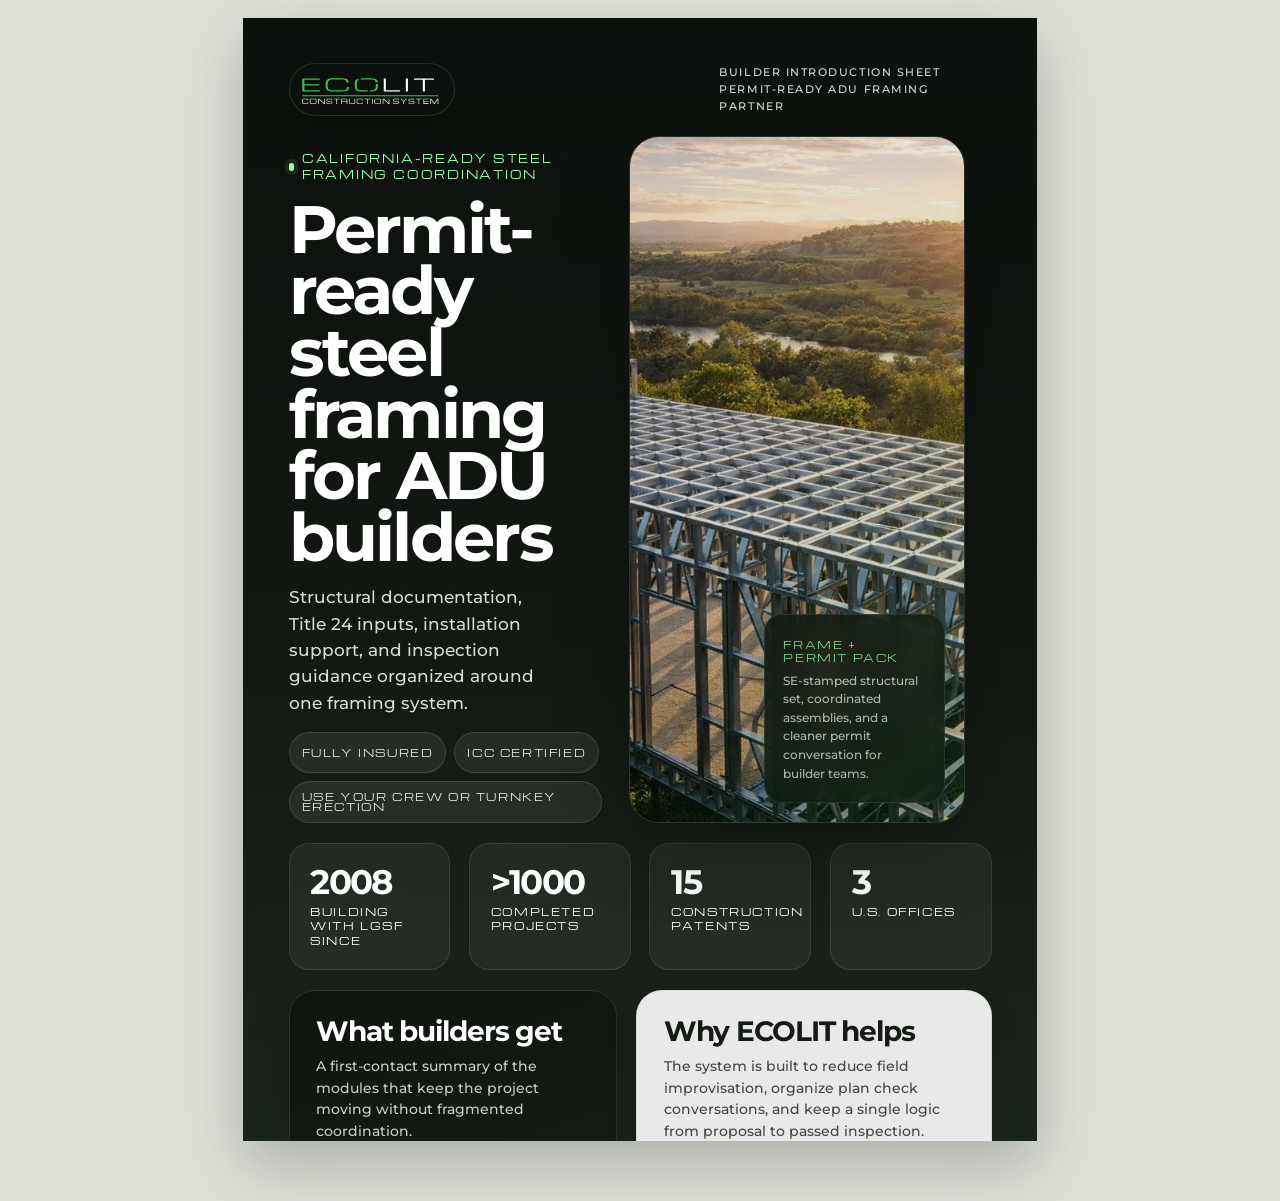
<file: output/booklets/ecolit-booklet-01-executive.html>
<!DOCTYPE html>
<html lang="en">
<head>
  <meta charset="UTF-8">
  <meta name="viewport" content="width=device-width, initial-scale=1.0">
  <title>ECOLIT Builder Booklet 01</title>
  <link rel="stylesheet" href="booklet-styles.css">
</head>
<body>
  <main class="page page--executive">
    <section class="executive-shell">
      <div class="topbar topbar--light">
        <div class="brand-pill">
          <img src="../../assets/img/ecolit-logo.svg" alt="ECOLIT">
        </div>
        <div class="topbar__meta">Builder introduction sheet<br>Permit-ready ADU framing partner</div>
      </div>

      <div class="executive-hero">
        <div class="executive-copy">
          <span class="eyebrow">California-ready steel framing coordination</span>
          <h1>Permit-ready<br>steel framing<br>for ADU builders</h1>
          <p class="lead">Structural documentation, Title 24 inputs, installation support, and inspection guidance organized around one framing system.</p>
          <div class="pill-row">
            <span class="pill pill--dark">Fully insured</span>
            <span class="pill pill--dark">ICC certified</span>
            <span class="pill pill--dark">Use your crew or turnkey erection</span>
          </div>
        </div>

        <div class="executive-media">
          <img src="../../assets/img/optimized/hero-frame-1280.webp" alt="ECOLIT steel framing prepared for an ADU project">
          <div class="floating-note">
            <span class="tag">Frame + Permit Pack</span>
            <p>SE-stamped structural set, coordinated assemblies, and a cleaner permit conversation for builder teams.</p>
          </div>
        </div>
      </div>

      <div class="metric-strip">
        <article class="metric-item">
          <span class="metric-value metric-value--light">2008</span>
          <span class="stat-label">Building with LGSF since</span>
        </article>
        <article class="metric-item">
          <span class="metric-value metric-value--light">&gt;1000</span>
          <span class="stat-label">Completed projects</span>
        </article>
        <article class="metric-item">
          <span class="metric-value metric-value--light">15</span>
          <span class="stat-label">Construction patents</span>
        </article>
        <article class="metric-item">
          <span class="metric-value metric-value--light">3</span>
          <span class="stat-label">U.S. offices</span>
        </article>
      </div>

      <div class="executive-bottom">
        <article class="card card--dark executive-support">
          <div class="card-inner">
            <h2 class="section-title">What builders get</h2>
            <p class="section-subtitle">A first-contact summary of the modules that keep the project moving without fragmented coordination.</p>
            <ul class="bullet-list">
              <li>Frame + Permit Pack with structural logic, repeatable details, and Title 24 inputs.</li>
              <li>Installation support with supervisor-backed crews or turnkey erection when needed.</li>
              <li>Inspection Pack with checklists, hold points, and same-day comment support.</li>
              <li>Pre-made MEP openings and delivery planning aligned with site sequencing.</li>
            </ul>
          </div>
        </article>

        <article class="card card--light executive-logic">
          <div class="card-inner">
            <h2 class="section-title">Why ECOLIT helps</h2>
            <p class="section-subtitle">The system is built to reduce field improvisation, organize plan check conversations, and keep a single logic from proposal to passed inspection.</p>
            <ul class="bullet-list">
              <li>Controlled fastening logic with rivets and factory geometry.</li>
              <li>Cleaner homeowner conversations with proposal tools and one-pagers.</li>
              <li>Rapid clarifications when review comments or inspection questions appear.</li>
            </ul>
            <div class="mini-path">
              <span><strong>01</strong>Homeowner proposal</span>
              <span><strong>02</strong>Permit review</span>
              <span><strong>03</strong>Installation</span>
              <span><strong>04</strong>Final inspection</span>
            </div>
          </div>
        </article>
      </div>

      <div class="footer-band footer-band--dark">
        <div class="footer-band__cta">Send plans for review</div>
        <div class="footer-band__meta">builder.ecolit.us<br>info@ecolit.us<br>+1 (646) 744-9833</div>
      </div>
    </section>
  </main>
</body>
</html>
</file>
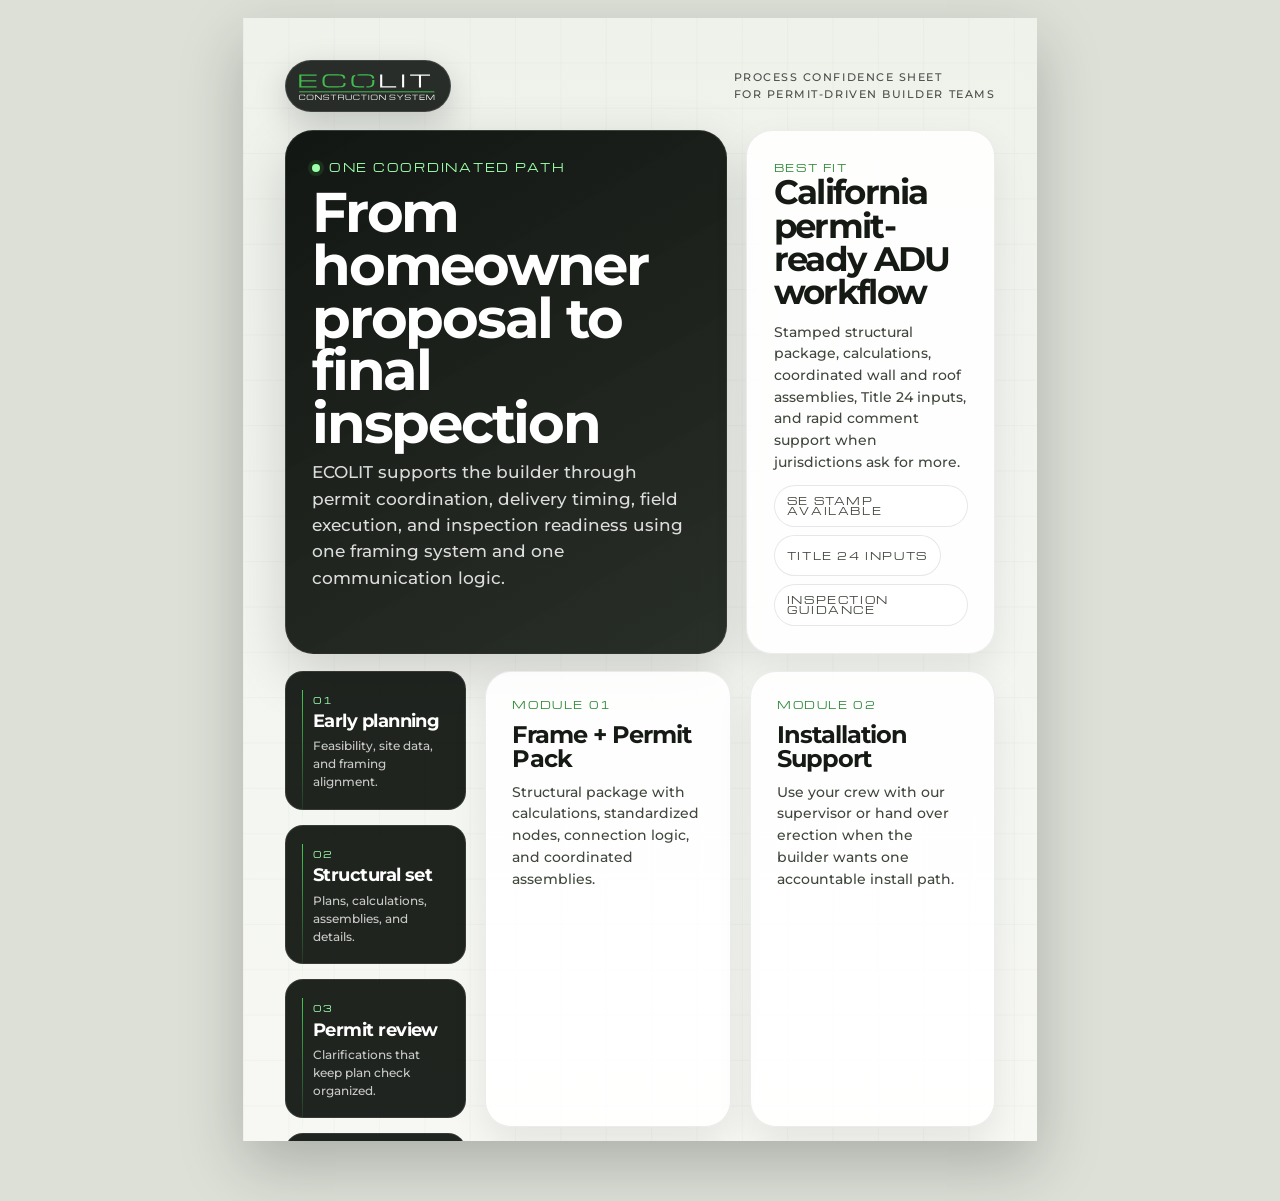
<file: output/booklets/ecolit-booklet-02-process-atlas.html>
<!DOCTYPE html>
<html lang="en">
<head>
  <meta charset="UTF-8">
  <meta name="viewport" content="width=device-width, initial-scale=1.0">
  <title>ECOLIT Builder Booklet 02</title>
  <link rel="stylesheet" href="booklet-styles.css">
</head>
<body>
  <main class="page page--atlas">
    <section class="atlas-shell">
      <div class="topbar topbar--dark">
        <div class="brand-pill">
          <img src="../../assets/img/ecolit-logo.svg" alt="ECOLIT">
        </div>
        <div class="topbar__meta">Process confidence sheet<br>For permit-driven builder teams</div>
      </div>

      <div class="atlas-hero">
        <article class="atlas-head">
          <span class="eyebrow">One coordinated path</span>
          <h1>From homeowner proposal to final inspection</h1>
          <p class="lead">ECOLIT supports the builder through permit coordination, delivery timing, field execution, and inspection readiness using one framing system and one communication logic.</p>
        </article>

        <article class="card card--light atlas-proof">
          <div class="card-inner">
            <div>
              <span class="micro-label">Best fit</span>
              <strong>California permit-ready ADU workflow</strong>
            </div>
            <p>Stamped structural package, calculations, coordinated wall and roof assemblies, Title 24 inputs, and rapid comment support when jurisdictions ask for more.</p>
            <div class="pill-row">
              <span class="pill pill--light">SE stamp available</span>
              <span class="pill pill--light">Title 24 inputs</span>
              <span class="pill pill--light">Inspection guidance</span>
            </div>
          </div>
        </article>
      </div>

      <div class="atlas-layout">
        <aside class="path-column">
          <article class="path-step-card">
            <span class="step-no">01</span>
            <strong>Early planning</strong>
            <p>Feasibility, site data, and framing alignment.</p>
          </article>
          <article class="path-step-card">
            <span class="step-no">02</span>
            <strong>Structural set</strong>
            <p>Plans, calculations, assemblies, and details.</p>
          </article>
          <article class="path-step-card">
            <span class="step-no">03</span>
            <strong>Permit review</strong>
            <p>Clarifications that keep plan check organized.</p>
          </article>
          <article class="path-step-card">
            <span class="step-no">04</span>
            <strong>Delivery timing</strong>
            <p>Production and site access aligned to schedule.</p>
          </article>
          <article class="path-step-card">
            <span class="step-no">05</span>
            <strong>Installation</strong>
            <p>Sequencing, supervisor support, or turnkey erection.</p>
          </article>
          <article class="path-step-card">
            <span class="step-no">06</span>
            <strong>Inspection</strong>
            <p>Checklists, hold points, and rapid responses.</p>
          </article>
        </aside>

        <section class="module-grid">
          <article class="card card--light module-card">
            <div class="card-inner">
              <span class="micro-label">Module 01</span>
              <h3>Frame + Permit Pack</h3>
              <p>Structural package with calculations, standardized nodes, connection logic, and coordinated assemblies.</p>
            </div>
          </article>

          <article class="card card--light module-card">
            <div class="card-inner">
              <span class="micro-label">Module 02</span>
              <h3>Installation Support</h3>
              <p>Use your crew with our supervisor or hand over erection when the builder wants one accountable install path.</p>
            </div>
          </article>

          <article class="card card--accent module-card">
            <div class="card-inner">
              <span class="micro-label">Module 03</span>
              <h3>Inspection Pack</h3>
              <p>Pre-inspection audit, field-ready checklist, and same-day response to inspector comments tied to the approved package.</p>
            </div>
          </article>

          <article class="card card--light module-card">
            <div class="card-inner">
              <span class="micro-label">Optional Layers</span>
              <h3>Builder Extras</h3>
              <p>White-label homeowner materials, BIM model support, 90-day price stability, and pre-made openings for MEP coordination.</p>
            </div>
          </article>
        </section>
      </div>

      <div class="atlas-banner">
        <article class="banner-chip">
          <strong>Cleaner plan check</strong>
          Structural logic and comment support stay tied to one system.
        </article>
        <article class="banner-chip">
          <strong>Less field improvisation</strong>
          Factory geometry, controlled fastening logic, and clearer sequencing.
        </article>
        <article class="banner-chip">
          <strong>Better owner confidence</strong>
          Builder proposal materials help explain why the solution works.
        </article>
      </div>

      <div class="footer-band footer-band--light">
        <div class="footer-band__cta">One system. One builder-facing path.</div>
        <div class="footer-band__meta">builder.ecolit.us<br>info@ecolit.us<br>+1 (646) 744-9833</div>
      </div>
    </section>
  </main>
</body>
</html>
</file>
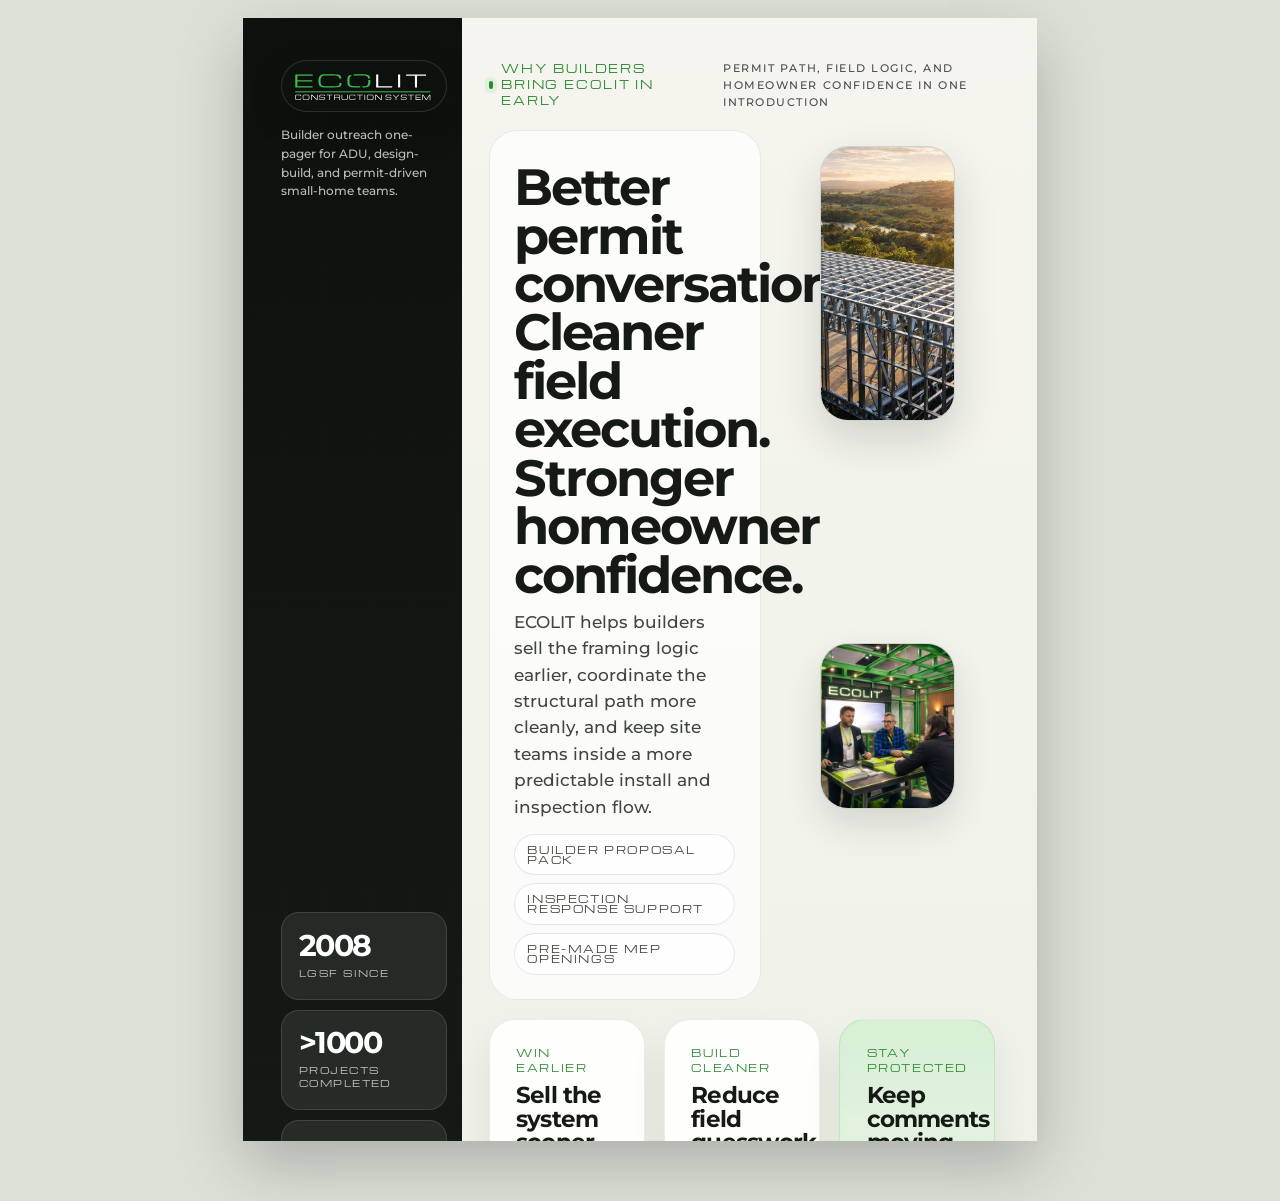
<file: output/booklets/ecolit-booklet-03-builder-momentum.html>
<!DOCTYPE html>
<html lang="en">
<head>
  <meta charset="UTF-8">
  <meta name="viewport" content="width=device-width, initial-scale=1.0">
  <title>ECOLIT Builder Booklet 03</title>
  <link rel="stylesheet" href="booklet-styles.css">
</head>
<body>
  <main class="page page--editorial">
    <aside class="editorial-rail">
      <div class="rail-content">
        <div class="rail-label">
          <div class="brand-pill">
            <img src="../../assets/img/ecolit-logo.svg" alt="ECOLIT">
          </div>
          <p>Builder outreach one-pager for ADU, design-build, and permit-driven small-home teams.</p>
        </div>

        <div class="rail-metrics">
          <article class="rail-metric">
            <strong>2008</strong>
            <span>LGSF since</span>
          </article>
          <article class="rail-metric">
            <strong>&gt;1000</strong>
            <span>Projects completed</span>
          </article>
          <article class="rail-metric">
            <strong>15</strong>
            <span>Construction patents</span>
          </article>
        </div>

        <div class="rail-contact">
          builder.ecolit.us<br>info@ecolit.us<br>+1 (646) 744-9833
        </div>
      </div>
    </aside>

    <section class="editorial-main">
      <div class="topbar topbar--dark">
        <span class="eyebrow">Why builders bring ECOLIT in early</span>
        <div class="topbar__meta">Permit path, field logic, and homeowner confidence in one introduction</div>
      </div>

      <div class="editorial-hero">
        <article class="editorial-copy">
          <h1>Better permit conversations.<br>Cleaner field execution.<br>Stronger homeowner confidence.</h1>
          <p class="lead">ECOLIT helps builders sell the framing logic earlier, coordinate the structural path more cleanly, and keep site teams inside a more predictable install and inspection flow.</p>
          <div class="pill-row" style="margin-top: 14px;">
            <span class="pill pill--light">Builder proposal pack</span>
            <span class="pill pill--light">Inspection response support</span>
            <span class="pill pill--light">Pre-made MEP openings</span>
          </div>
        </article>

        <div class="editorial-image-stack">
          <figure class="media-frame">
            <img src="../../assets/img/optimized/hero-frame-1280.webp" alt="ECOLIT steel framing prepared for an ADU project">
          </figure>
          <figure class="media-frame">
            <img src="../../assets/img/optimized/builder-proposal-800.webp" alt="Builder proposal materials for homeowner presentations">
          </figure>
        </div>
      </div>

      <div class="editorial-value-grid">
        <article class="card card--light value-card">
          <div class="card-inner">
            <span class="micro-label">Win earlier</span>
            <h3>Sell the system sooner</h3>
            <p>Builder proposal materials, homeowner one-pagers, and white-label support help explain the difference before the builder loses momentum.</p>
          </div>
        </article>

        <article class="card card--light value-card">
          <div class="card-inner">
            <span class="micro-label">Build cleaner</span>
            <h3>Reduce field guesswork</h3>
            <p>Factory geometry, rivet-based fastening logic, and coordinated openings keep crews inside a clearer install sequence.</p>
          </div>
        </article>

        <article class="card card--accent value-card">
          <div class="card-inner">
            <span class="micro-label">Stay protected</span>
            <h3>Keep comments moving</h3>
            <p>Inspection checklists, same-day clarifications, and permit support make it easier to stay responsive when agencies or inspectors ask for more.</p>
          </div>
        </article>
      </div>

      <div class="editorial-proof">
        <article class="card card--dark proof-band">
          <div class="card-inner">
            <h2>Bring ECOLIT in before coordination slips.</h2>
            <p>Use the system as a builder-facing story, not just a framing package after decisions are already fragmented.</p>
          </div>
        </article>

        <article class="card card--light proof-list">
          <div class="card-inner">
            <h3>Additional builder advantages</h3>
            <ul class="bullet-list">
              <li>Guaranteed on-time delivery planning aligned to site sequencing.</li>
              <li>90-day price stability on approved scope when applicable.</li>
              <li>Use your own crew with supervisor support or choose turnkey erection.</li>
            </ul>
          </div>
        </article>
      </div>

      <div class="footer-band footer-band--light">
        <div class="footer-band__cta">Start with one plan set.</div>
        <div class="footer-band__meta">Send drawings for review and get an ECOLIT-framed option for the project.</div>
      </div>
    </section>
  </main>
</body>
</html>
</file>
<file: assets/css/main.css>
@font-face{
  font-family:"Montserrat";
  src:url("../fonts/Montserrat-500-700-latin.woff2") format("woff2");
  font-style:normal;font-weight:500 700;font-display:swap
}
@font-face{
  font-family:"Michroma";
  src:url("../fonts/Michroma-400-latin.woff2") format("woff2");
  font-style:normal;font-weight:400;font-display:swap
}

:root{
  color-scheme:light;
  --body:"Montserrat","Segoe UI",sans-serif;
  --display:"Michroma",Arial,sans-serif;
  --white:#ffffff;
  --paper:#f5f5f5;
  --gray:#a8a8a8;
  --charcoal:#2b2b2b;
  --fs-h1:clamp(38px,4.8vw,66px);
  --fs-h2:clamp(26px,3vw,40px);
  --fs-h3:clamp(20px,1.7vw,28px);
  --fs-h3-compact:clamp(18px,1.35vw,24px);
  --fs-body:clamp(15px,1.04vw,18px);
  --fs-body-sm:clamp(14px,.94vw,16px);
  --fs-label:clamp(11px,.82vw,12px);
  --measure-section-title:24ch;
  --measure-section-copy:48ch;
  --measure-card-title:18ch;
  --bg:var(--paper);
  --bg-soft:var(--white);
  --surface:var(--white);
  --surface-soft:var(--paper);
  --ink:var(--charcoal);
  --muted:rgba(43,43,43,.72);
  --faint:var(--gray);
  --panel:var(--charcoal);
  --panel-deep:var(--charcoal);
  --panel-soft:var(--gray);
  --accent:#4fae32;
  --accent-soft:#a3e14b;
  --accent-bright:#a3e14b;
  --accent-deep:#4fae32;
  --line:rgba(43,43,43,.12);
  --line-strong:rgba(43,43,43,.22);
  --shadow:0 18px 40px rgba(43,43,43,.08);
  --shadow-lg:0 28px 70px rgba(43,43,43,.12);
  --r-card:20px;
  --r-panel:28px;
  --r-hero:40px;
  --r-pill:999px;
  --w:1726px;
  --t:220ms ease;
}
*,*::before,*::after{box-sizing:border-box}
html{scroll-behavior:smooth}
body{
  margin:0;
  min-width:320px;
  font-family:var(--body);
  font-weight:500;
  color:var(--ink);
  background:
    radial-gradient(circle at top left,rgba(163,225,75,.1),transparent 30%),
    radial-gradient(circle at bottom right,rgba(79,174,50,.06),transparent 24%),
    linear-gradient(180deg,var(--surface) 0,var(--bg) 220px,var(--surface) 760px,var(--bg) 100%);
  -webkit-font-smoothing:antialiased;
  text-rendering:optimizeLegibility;
}
img{display:block;max-width:100%;border:0}
a{color:inherit;text-decoration:none}
button,input,select,textarea{font:inherit}
button{cursor:pointer}
ul,ol{margin:0;padding:0;list-style:none}
p,h1,h2,h3{margin:0}
::selection{background:rgba(163,225,75,.42);color:var(--ink)}
[hidden]{display:none!important}
section[id]{scroll-margin-top:116px}
.container{width:min(var(--w),calc(100% - 48px));margin:0 auto;position:relative}
.section{padding:108px 0}
.eyebrow,.support-label{
  display:inline-flex;align-items:center;gap:10px;font-family:var(--body);font-size:var(--fs-label);line-height:1.45;
  letter-spacing:.18em;text-transform:uppercase
}
.eyebrow::before{
  content:"";width:10px;height:10px;border-radius:50%;background:var(--accent);box-shadow:0 0 0 6px rgba(163,225,75,.16)
}
.eyebrow{color:var(--accent-deep)}
h1{
  font-family:var(--display);
  font-weight:400;
  letter-spacing:.045em;
  text-wrap:balance
}
h1{font-size:var(--fs-h1);line-height:1.08}
h2{
  font-family:var(--display);
  font-weight:400;
  text-wrap:balance
}
h3{
  font-family:var(--body);
  font-weight:700;
  text-wrap:balance
}
h2{font-size:var(--fs-h2);line-height:1.14;letter-spacing:.04em}
h3{font-size:var(--fs-h3);line-height:1.16;letter-spacing:-.025em}
p{font-size:var(--fs-body);line-height:1.64;color:var(--muted);text-wrap:pretty}
.section-copy{max-width:980px;display:grid;gap:16px;margin:0 auto 48px}
.section-copy h2{max-width:min(100%,var(--measure-section-title));margin-inline:auto}
.section-copy p{max-width:min(100%,var(--measure-section-copy));margin-inline:auto}
.center{text-align:center}

.button{
  min-height:46px;min-width:210px;display:inline-flex;align-items:center;justify-content:center;gap:12px;padding:0 24px;
  border-radius:var(--r-pill);border:1px solid transparent;font-family:var(--body);font-size:13px;font-weight:500;line-height:1;letter-spacing:.12em;
  text-transform:uppercase;transition:transform var(--t),background-color var(--t),color var(--t),border-color var(--t),box-shadow var(--t),opacity var(--t)
}
.button:hover,.button:focus-visible{transform:translateY(-1px)}
.button:focus-visible,
.header-call-link:focus-visible,
.site-nav a:focus-visible,
.segment-button:focus-visible,
.faq-item summary:focus-visible{
  outline:3px solid rgba(163,225,75,.42);
  outline-offset:3px
}
.button-primary{color:var(--ink);background:var(--accent-soft);border-color:var(--accent-soft);box-shadow:0 12px 28px rgba(163,225,75,.24)}
.button-primary:hover,.button-primary:focus-visible{background:var(--accent);border-color:var(--accent);box-shadow:0 18px 36px rgba(79,174,50,.28)}
.button-secondary{color:var(--surface);background:rgba(255,255,255,.04);border-color:rgba(255,255,255,.24)}
.button-secondary:hover,.button-secondary:focus-visible{background:var(--surface);border-color:var(--surface);color:var(--ink)}
.button-large{min-height:52px;padding-inline:30px}
.button-placeholder[aria-disabled="true"]{cursor:default}

.site-header{position:fixed;top:22px;left:0;right:0;z-index:300}
.header-shell{
  position:relative;display:grid;grid-template-columns:auto 1fr;align-items:center;gap:24px;padding:0 0 0 0;
  border-radius:var(--r-pill);transition:background-color var(--t),border-color var(--t),box-shadow var(--t),backdrop-filter var(--t)
}
.site-header.is-scrolled .header-shell,
.site-header.is-nav-open .header-shell{
  padding:12px 16px;
  background:rgba(245,245,245,.94);
  border:1px solid rgba(43,43,43,.08);
  box-shadow:0 20px 50px rgba(43,43,43,.1);
  backdrop-filter:blur(18px)
}
.brand{display:inline-flex;align-items:center}
.brand-logo-shell{
  display:inline-flex;align-items:center;justify-content:center;padding:14px 18px;border-radius:20px;
  background:var(--panel);border:1px solid rgba(163,225,75,.16);box-shadow:0 18px 44px rgba(43,43,43,.24)
}
.brand-logo{width:auto;height:30px}
.header-panel{position:relative;z-index:2;display:grid;grid-template-columns:1fr auto;align-items:center;gap:28px}
.site-nav{display:flex;align-items:center;justify-content:center;gap:28px;flex-wrap:wrap}
.site-nav a,.header-call-link{
  position:relative;padding:0;border:0;background:none;font-family:var(--body);font-size:12px;font-weight:500;line-height:1.25;letter-spacing:.14em;
  text-transform:uppercase;transition:color var(--t)
}
.site-nav a{color:rgba(255,255,255,.86)}
.header-call-link{color:rgba(255,255,255,.88)}
.site-nav a::after{
  content:"";position:absolute;left:0;right:0;bottom:-7px;height:2px;background:var(--accent);transform:scaleX(0);
  transform-origin:center;transition:transform var(--t)
}
.site-nav a:hover,.site-nav a:focus-visible,.site-nav a.is-active{color:var(--accent-soft)}
.site-nav a:hover::after,.site-nav a:focus-visible::after,.site-nav a.is-active::after{transform:scaleX(1)}
.header-actions{display:flex;align-items:center;gap:20px}
.header-call-link[aria-disabled="true"]{cursor:default}
.site-header.is-scrolled .site-nav a,
.site-header.is-scrolled .header-call-link,
.site-header.is-nav-open .site-nav a,
.site-header.is-nav-open .header-call-link{color:var(--ink)}
.site-header.is-scrolled .site-nav a:hover,
.site-header.is-scrolled .site-nav a:focus-visible,
.site-header.is-scrolled .site-nav a.is-active,
.site-header.is-nav-open .site-nav a:hover,
.site-header.is-nav-open .site-nav a:focus-visible,
.site-header.is-nav-open .site-nav a.is-active{color:var(--accent-deep)}
.nav-toggle{
  display:none;justify-self:end;align-items:center;gap:12px;padding:0 18px;min-height:48px;border-radius:var(--r-pill);
  border:1px solid var(--line);background:var(--surface);color:var(--ink)
}
.nav-toggle__label{font-family:var(--body);font-size:11px;font-weight:500;line-height:1.2;letter-spacing:.16em;text-transform:uppercase}
.nav-toggle__bars,.nav-toggle__bars::before,.nav-toggle__bars::after{
  width:18px;height:2px;border-radius:999px;background:currentColor;transition:transform var(--t),top var(--t),opacity var(--t)
}
.nav-toggle__bars{position:relative}
.nav-toggle__bars::before,.nav-toggle__bars::after{content:"";position:absolute;left:0}
.nav-toggle__bars::before{top:-6px}
.nav-toggle__bars::after{top:6px}
.site-header.is-nav-open .nav-toggle__bars{background:transparent}
.site-header.is-nav-open .nav-toggle__bars::before{top:0;transform:rotate(45deg)}
.site-header.is-nav-open .nav-toggle__bars::after{top:0;transform:rotate(-45deg)}

.hero{
  position:relative;min-height:100vh;padding:170px 0 96px;overflow:clip;color:var(--surface)
}
.hero-backdrop,.hero-gridline{position:absolute;inset:0;pointer-events:none}
.hero-backdrop{
  background:
    radial-gradient(circle at 18% 24%,rgba(163,225,75,.18),transparent 0 24%),
    radial-gradient(circle at 82% 14%,rgba(79,174,50,.16),transparent 0 26%),
    linear-gradient(135deg,var(--panel) 0,rgba(43,43,43,.96) 48%,var(--panel-deep) 100%)
}
.hero-gridline{
  opacity:.18;
  background:
    linear-gradient(90deg,rgba(255,255,255,.05) 1px,transparent 1px),
    linear-gradient(0deg,rgba(255,255,255,.05) 1px,transparent 1px);
  background-size:58px 58px
}
.hero-shell{
  position:relative;z-index:1;display:grid;grid-template-columns:minmax(0,1.05fr) minmax(420px,.8fr);gap:40px 64px;align-items:center
}
.hero-copy{max-width:680px;display:grid;gap:22px;justify-items:start;text-align:left;margin:0}
.hero-copy .eyebrow{color:rgba(255,255,255,.9)}
.hero-copy .eyebrow::before{box-shadow:none}
.hero h1,.hero p,.hero li{color:inherit}
.hero-copy h1{
  max-width:17ch;
  font-size:clamp(34px,3.8vw,52px);
  line-height:1.08;
  letter-spacing:.03em;
  text-wrap:balance
}
.hero-break-mobile{display:none}
.hero-subhead{
  max-width:44ch;
  font-size:clamp(16px,1.04vw,18px);
  line-height:1.62;
  color:rgba(255,255,255,.78);
  text-wrap:pretty
}
.hero-actions{display:flex;flex-wrap:wrap;justify-content:flex-start;gap:14px}
.hero-helper{font-size:15px;line-height:1.64;color:rgba(255,255,255,.72)}
.hero-showcase{width:100%;max-width:720px;justify-self:end}
.hero-showcase__media{
  position:relative;min-height:0;aspect-ratio:16/10;border-radius:var(--r-hero);overflow:hidden;background:var(--panel);
  border:1px solid rgba(255,255,255,.14);box-shadow:0 34px 84px rgba(0,0,0,.26)
}
.hero-showcase__media img{width:100%;height:100%;min-height:0;object-fit:cover;object-position:center;filter:saturate(1.04) contrast(1.03)}
.hero-showcase__overlay{
  position:absolute;inset:0;
  background:
    linear-gradient(180deg,rgba(43,43,43,.02),rgba(43,43,43,.22)),
    linear-gradient(100deg,rgba(43,43,43,.22) 8%,transparent 40%,transparent 68%,rgba(43,43,43,.18) 100%)
}
.hero-company{grid-column:1 / -1;display:grid;gap:24px}
.hero-company .eyebrow{justify-self:start;color:rgba(255,255,255,.9)}
.hero-company .eyebrow::before{box-shadow:none}
.hero-company__note{
  justify-self:start;max-width:38ch;font-family:var(--body);font-size:11px;line-height:1.7;font-weight:500;letter-spacing:.16em;
  text-transform:uppercase;color:rgba(255,255,255,.76)
}
.hero-company__link{
  justify-self:start;display:inline-flex;align-items:center;min-height:44px;padding:0 20px;border-radius:var(--r-pill);
  border:1px solid rgba(163,225,75,.34);background:rgba(163,225,75,.1);color:var(--accent-soft);
  font-size:12px;font-weight:700;line-height:1.2;letter-spacing:.13em;text-transform:uppercase;
  transition:background-color var(--t),border-color var(--t),color var(--t),transform var(--t)
}
.hero-company__link:hover,.hero-company__link:focus-visible{
  background:rgba(163,225,75,.18);border-color:rgba(163,225,75,.62);color:var(--surface);transform:translateY(-1px)
}
.hero-company__grid{display:grid;grid-template-columns:repeat(4,minmax(0,1fr));gap:22px 28px}
.hero-company__item{
  display:grid;gap:10px;padding-top:18px;border-top:1px solid rgba(255,255,255,.12)
}
.hero-company__item strong{
  font-family:var(--display);font-size:clamp(30px,5.2vw,56px);line-height:.96;font-weight:400;letter-spacing:.04em;color:var(--accent-soft)
}
.hero-company__item p{
  max-width:15ch;font-size:16px;line-height:1.6;color:rgba(255,255,255,.74)
}

.tab-group{display:grid;gap:28px}
.segmented-controls{
  width:min(100%,1040px);margin:0 auto;display:grid;grid-template-columns:repeat(3,minmax(0,1fr));gap:14px
}
.segmented-controls--modules{width:min(100%,980px);align-items:stretch}
.segment-item{display:flex}
.segment-button{
  width:100%;padding:20px;border-radius:24px;border:1px solid var(--line);background:rgba(255,255,255,.76);color:var(--muted);
  font-size:var(--fs-body-sm);font-weight:600;line-height:1.36;letter-spacing:.01em;text-wrap:balance;transition:background-color var(--t),color var(--t),border-color var(--t),box-shadow var(--t)
}
.segment-button[aria-selected="true"]{
  background:var(--surface);color:var(--ink);border-color:rgba(79,174,50,.3);box-shadow:var(--shadow)
}
.segmented-controls--modules .segment-button,
.segmented-controls--support .segment-button{
  position:relative;display:flex;align-items:center;justify-content:center;min-height:74px;
  padding:13px 20px 18px;text-align:center;font-size:clamp(14px,.9vw,16px);font-weight:700;line-height:1.28;letter-spacing:0;
  background:linear-gradient(180deg,rgba(255,255,255,.88) 0,rgba(245,245,245,.98) 100%);
  box-shadow:0 12px 28px rgba(43,43,43,.05);transition:transform var(--t),background-color var(--t),color var(--t),border-color var(--t),box-shadow var(--t)
}
.segmented-controls--modules .segment-button::after,
.segmented-controls--support .segment-button::after{
  content:none
}
.segmented-controls--modules .segment-button:hover,
.segmented-controls--modules .segment-button:focus-visible,
.segmented-controls--support .segment-button:hover,
.segmented-controls--support .segment-button:focus-visible{
  transform:translateY(-2px);border-color:rgba(79,174,50,.34);background:var(--surface);box-shadow:0 18px 34px rgba(43,43,43,.08)
}
.segmented-controls--modules .segment-button[aria-selected="true"],
.segmented-controls--support .segment-button[aria-selected="true"]{
  background:linear-gradient(180deg,#fff 0,rgba(163,225,75,.1) 100%);border-color:rgba(79,174,50,.38);box-shadow:0 22px 42px rgba(43,43,43,.09)
}
.segmented-controls--modules .segment-button[aria-selected="true"],
.segmented-controls--support .segment-button[aria-selected="true"]{
  color:var(--accent-deep)
}
.segmented-controls--support{grid-template-columns:repeat(4,minmax(0,1fr))}
.showcase-section .section-copy h2 span{color:#52d13f}
.showcase-stage{position:relative}
.showcase-panel{
  display:grid;grid-template-columns:minmax(0,.72fr) minmax(360px,.92fr);gap:32px;align-items:stretch;padding:34px;
  border-radius:var(--r-hero);background:var(--surface);border:1px solid var(--line);box-shadow:var(--shadow-lg)
}
.showcase-panel--module{
  grid-template-columns:1fr;padding:0;background:transparent;border:0;box-shadow:none
}
.showcase-panel.is-active,
.support-panel.is-active{animation:panelFade .32s ease}
.showcase-panel__copy{display:grid;align-content:center;gap:22px}
.module-card{
  min-height:430px;display:grid;align-content:start;gap:28px;padding:32px;border-radius:34px;
  background:rgba(255,255,255,.96);border:1px solid var(--line);box-shadow:var(--shadow-lg)
}
.module-card__eyebrow{
  display:inline-flex;align-items:center;gap:10px;font-family:var(--body);font-size:11px;line-height:1.45;
  letter-spacing:.18em;text-transform:uppercase;color:var(--accent-deep)
}
.module-card__eyebrow::before{
  content:"";width:10px;height:10px;border-radius:50%;background:var(--accent);box-shadow:0 0 0 6px rgba(163,225,75,.16)
}
.module-card__content{display:grid;gap:22px}
.module-card__intro{display:grid;gap:14px}
.module-card h3{
  max-width:min(100%,var(--measure-card-title));font-size:clamp(20px,1.95vw,28px);line-height:1.14;letter-spacing:-.025em
}
.module-card--permit,
.module-card--field,
.module-card--inspection,
.module-card--proposal,
.module-card--mep,
.module-card--delivery{
  width:min(100%,980px);min-height:0;margin:0 auto;padding:28px 30px;
  grid-template-columns:minmax(0,520px) 360px;gap:26px;align-items:stretch
}
.module-card__permit-copy,
.module-card__field-copy,
.module-card__inspection-copy,
.module-card__proposal-copy,
.module-card__mep-copy,
.module-card__delivery-copy{display:grid;align-content:start;gap:18px;min-width:0;max-width:520px}
.module-card__permit-media,
.module-card__field-media,
.module-card__inspection-media,
.module-card__proposal-media,
.module-card__mep-media,
.module-card__delivery-media{
  position:relative;display:flex;align-items:center;justify-content:center;width:100%;height:auto;aspect-ratio:3/2;
  margin:0;justify-self:end;align-self:start;padding:10px;border-radius:30px;overflow:hidden;background:var(--surface-soft);
  border:1px solid var(--line);box-shadow:0 22px 50px rgba(43,43,43,.1)
}
.module-card__permit-media::before,
.module-card__field-media::before,
.module-card__inspection-media::before,
.module-card__proposal-media::before,
.module-card__mep-media::before,
.module-card__delivery-media::before{
  content:"";position:absolute;inset:0;pointer-events:none;
  background:
    linear-gradient(180deg,rgba(43,43,43,.01),rgba(43,43,43,.06)),
    linear-gradient(135deg,transparent 0,transparent 48%,rgba(163,225,75,.1) 100%)
}
.module-card__permit-media img,
.module-card__field-media img,
.module-card__inspection-media img,
.module-card__proposal-media img,
.module-card__mep-media img,
.module-card__delivery-media img{
  width:100%;height:100%;border-radius:22px;object-fit:contain;object-position:center
}
.module-card--permit .detail-list--module,
.module-card--field .detail-list--module,
.module-card--inspection .detail-list--module,
.module-card--proposal .detail-list--module,
.module-card--mep .detail-list--module,
.module-card--delivery .detail-list--module{
  grid-template-columns:1fr;row-gap:14px;max-width:none
}
.module-card--permit .detail-list li,
.module-card--field .detail-list li,
.module-card--inspection .detail-list li,
.module-card--proposal .detail-list li,
.module-card--mep .detail-list li{
  white-space:nowrap
}
.module-card p{max-width:40ch;font-size:var(--fs-body);line-height:1.6;color:var(--muted)}
.detail-list{display:grid;gap:14px}
.detail-list--module{gap:16px;max-width:760px}
.detail-list li{
  position:relative;padding-left:26px;font-size:15px;line-height:1.62;color:var(--muted)
}
.detail-list li::before{
  content:"";position:absolute;top:10px;left:0;width:10px;height:10px;border-radius:50%;background:var(--accent);
  box-shadow:0 0 0 5px rgba(163,225,75,.16)
}
.showcase-panel__visual{display:grid}
.visual-board{
  position:relative;min-height:460px;padding:24px;border-radius:34px;overflow:hidden;border:1px solid var(--line);
  background:linear-gradient(180deg,var(--surface) 0,var(--surface-soft) 100%)
}
.visual-board--permit{display:grid;grid-template-columns:minmax(0,1fr) 190px;gap:22px}
.sheet-preview{
  display:grid;gap:18px;padding:22px;border-radius:28px;background:rgba(255,255,255,.95);border:1px solid rgba(38,38,38,.12)
}
.sheet-preview__header{
  display:flex;align-items:center;justify-content:space-between;font-family:var(--body);font-size:11px;font-weight:500;letter-spacing:.16em;
  text-transform:uppercase;color:var(--accent-deep)
}
.sheet-preview__drawing{
  position:relative;min-height:280px;border-radius:24px;background:linear-gradient(180deg,var(--surface-soft) 0,var(--surface) 100%);border:1px solid rgba(38,38,38,.1);overflow:hidden
}
.sheet-grid{
  position:absolute;inset:0;opacity:.42;
  background:
    linear-gradient(90deg,rgba(38,38,38,.08) 1px,transparent 1px),
    linear-gradient(0deg,rgba(38,38,38,.08) 1px,transparent 1px);
  background-size:38px 38px
}
.sheet-frames{
  position:absolute;inset:22px;display:grid;grid-template-columns:1.12fr .88fr;grid-template-rows:1fr 1fr;gap:18px
}
.sheet-frames span{
  border-radius:18px;border:1px solid rgba(38,38,38,.12);background:rgba(255,255,255,.82)
}
.sheet-preview__footer strong{
  display:block;font-size:15px;font-weight:600;line-height:1.5;letter-spacing:.03em;color:var(--ink)
}
.visual-rail{display:grid;align-content:start;gap:12px}
.visual-rail span{
  padding:12px 14px;border-radius:18px;background:rgba(255,255,255,.82);font-size:12px;font-weight:600;line-height:1.45;
  letter-spacing:.08em;text-transform:uppercase;color:var(--ink)
}
.visual-board--field{
  background:linear-gradient(135deg,var(--panel) 0,var(--panel-deep) 100%);border-color:rgba(163,225,75,.14)
}
.site-preview{
  height:100%;min-height:410px;border-radius:28px;overflow:hidden;box-shadow:0 24px 54px rgba(0,0,0,.24)
}
.site-preview img{width:100%;height:100%;object-fit:cover}
.annotation-chip{
  position:absolute;padding:11px 14px;border-radius:var(--r-pill);background:rgba(255,255,255,.95);color:var(--ink);
  font-family:var(--body);font-size:10px;font-weight:500;line-height:1.3;letter-spacing:.12em;text-transform:uppercase
}
.annotation-chip--one{top:28px;left:28px}
.annotation-chip--two{top:28px;right:28px}
.annotation-chip--three{left:28px;bottom:112px}
.sequence-note{
  position:absolute;left:28px;bottom:28px;max-width:250px;padding:18px 20px;border-radius:24px;
  background:rgba(43,43,43,.82);border:1px solid rgba(163,225,75,.12);backdrop-filter:blur(16px)
}
.sequence-note strong{
  display:block;margin-bottom:8px;font-size:13px;font-weight:600;line-height:1.4;letter-spacing:.12em;text-transform:uppercase;color:var(--accent-soft)
}
.sequence-note p{font-size:14px;line-height:1.55;color:rgba(255,255,255,.84)}
.visual-board--inspection{
  display:grid;grid-template-columns:minmax(0,1fr) 220px;gap:20px;align-items:start
}
.checklist-card,.reference-card{
  padding:24px;border-radius:28px;background:rgba(255,255,255,.96);border:1px solid rgba(38,38,38,.12);box-shadow:0 18px 40px rgba(0,0,0,.06)
}
.checklist-card span,.reference-card span,.checklist-board span,.onepager-card span{
  display:block;margin-bottom:12px;font-family:var(--body);font-size:11px;font-weight:500;line-height:1.45;letter-spacing:.16em;text-transform:uppercase;color:var(--accent-deep)
}
.checklist-card ul,.checklist-board ul,.onepager-card ul{display:grid;gap:12px}
.checklist-card li,.checklist-board li,.onepager-card li{
  position:relative;padding-left:20px;font-size:15px;line-height:1.6;color:var(--muted)
}
.checklist-card li::before,.checklist-board li::before,.onepager-card li::before{
  content:"";position:absolute;left:0;top:10px;width:8px;height:8px;border-radius:50%;background:var(--accent)
}
.reference-card p{font-size:15px;line-height:1.65}
.response-path{
  position:absolute;left:36px;right:36px;bottom:34px;display:flex;align-items:center;pointer-events:none
}
.response-path span{
  flex:1;height:2px;margin-right:12px;border-radius:999px;background:linear-gradient(90deg,rgba(163,225,75,.24),rgba(79,174,50,.92))
}
.response-path span:last-child{margin-right:0}

.fit-grid,.feature-grid,.performance-grid{display:grid;gap:24px}
.fit-grid{grid-template-columns:repeat(3,minmax(0,1fr))}
.fit-card,.performance-item{
  padding:32px;border-radius:28px;background:var(--surface);border:1px solid var(--line);box-shadow:var(--shadow)
}
.fit-card p,.performance-item p{margin-top:14px;font-size:16px;line-height:1.64}
.supporting-line{max-width:760px;margin:28px auto 0;text-align:center;color:var(--muted)}

.features-section{background:linear-gradient(180deg,rgba(255,255,255,.94) 0,rgba(245,245,245,.98) 100%)}
.feature-grid{grid-template-columns:repeat(3,minmax(0,1fr));gap:28px 24px}
.feature-item{
  padding:10px 0 18px;border-bottom:1px solid var(--line);display:grid;gap:14px
}
.feature-icon{
  position:relative;width:46px;height:46px;border-radius:14px;background:rgba(163,225,75,.14);border:1px solid rgba(79,174,50,.22)
}
.feature-icon::before,.feature-icon::after{
  content:"";position:absolute;left:12px;right:12px;border-radius:999px;background:var(--accent)
}
.feature-icon::before{top:14px;height:4px}
.feature-icon::after{top:24px;height:2px;opacity:.62}
.feature-item h3{font-size:22px}
.feature-item p{font-size:15px;line-height:1.66}

.path-section{
  position:relative;
  overflow:hidden;
  scroll-margin-top:130px;
  background:
    radial-gradient(circle at 50% -8%,rgba(79,174,50,.2),transparent 0 18%),
    radial-gradient(circle at 12% 78%,rgba(79,174,50,.08),transparent 0 20%),
    radial-gradient(circle at 86% 16%,rgba(79,174,50,.07),transparent 0 16%),
    linear-gradient(180deg,rgba(43,43,43,.98) 0,rgba(43,43,43,.96) 42%,rgba(43,43,43,1) 100%)
}
.path-section::before{
  content:"";
  position:absolute;
  inset:0;
  opacity:.34;
  pointer-events:none;
  background:
    linear-gradient(90deg,rgba(255,255,255,.026) 1px,transparent 1px),
    linear-gradient(0deg,rgba(255,255,255,.022) 1px,transparent 1px);
  background-size:60px 60px
}
.path-section .container{position:relative;z-index:1}
.path-copy{
  justify-items:center;
  text-align:center;
  gap:22px;
  margin-bottom:56px
}
.path-badge{
  display:inline-flex;
  align-items:center;
  gap:10px;
  padding:11px 20px;
  border-radius:999px;
  background:rgba(43,43,43,.78);
  border:1px solid rgba(79,174,50,.18);
  color:#7fe05c;
  font-family:var(--body);
  font-size:14px;
  line-height:1.2;
  font-weight:600;
  box-shadow:inset 0 1px 0 rgba(163,225,75,.08),0 14px 28px rgba(0,0,0,.22)
}
.path-badge svg{
  width:16px;
  height:16px;
  stroke:currentColor;
  fill:none;
  stroke-width:1.9;
  stroke-linecap:round;
  stroke-linejoin:round
}
.path-section .section-copy h2{
  color:var(--surface);
  font-family:var(--display);
  font-weight:400;
  font-size:var(--fs-h2);
  line-height:1.14;
  letter-spacing:.04em
}
.path-section .section-copy h2 span{color:#52d13f}
.path-section .section-copy p{
  max-width:min(100%,44ch);
  margin-inline:auto;
  font-size:var(--fs-body);
  line-height:1.62;
  color:rgba(255,255,255,.76)
}
.path-frame{
  position:relative;
  padding:0;
  border-radius:0;
  background:transparent;
  border:0;
  box-shadow:none;
  overflow:visible
}
.path-frame::before{content:none}
.path-journey{
  --path-row-gap:34px;
  display:grid;
  justify-items:center
}
.path-row{
  width:100%;
  margin:0;
  padding:0;
  list-style:none;
  display:grid;
  position:relative;
  gap:var(--path-row-gap);
  align-items:stretch
}
.path-row--top{grid-template-columns:repeat(4,minmax(0,1fr))}
.path-row--bottom{
  width:calc(75% - (var(--path-row-gap) / 4));
  margin:-2px auto 0;
  grid-template-columns:repeat(3,minmax(0,1fr))
}
.path-card{
  position:relative;
  min-height:0;
  padding:20px 20px 18px;
  display:grid;
  grid-template-columns:auto minmax(0,1fr);
  column-gap:16px;
  align-content:start;
  row-gap:16px;
  align-items:start;
  background:linear-gradient(180deg,rgba(43,43,43,.96),rgba(43,43,43,.98));
  border:1px solid rgba(255,255,255,.1);
  border-radius:28px;
  box-shadow:inset 0 1px 0 rgba(255,255,255,.04),0 20px 42px rgba(0,0,0,.3);
  overflow:hidden;
  isolation:isolate
}
.path-card::before{
  content:none
}
.path-row .path-card:not(:last-child)::after{
  content:"";
  position:absolute;
  top:50%;
  right:-22px;
  width:13px;
  height:13px;
  border-top:3px solid #57df45;
  border-right:3px solid #57df45;
  transform:translateY(-50%) rotate(45deg)
}
.path-card__meta{
  position:relative;
  z-index:1;
  display:flex;
  align-items:center;
  gap:0;
  grid-column:1;
  grid-row:1;
  align-self:center
}
.path-card__icon{
  display:none
}
.path-card__icon svg{
  width:34px;
  height:34px;
  stroke:currentColor;
  fill:none;
  stroke-width:1.8;
  stroke-linecap:round;
  stroke-linejoin:round
}
.path-card__num{
  min-width:64px;
  height:40px;
  padding:0 18px;
  display:inline-flex;
  align-items:center;
  justify-content:center;
  border-radius:16px;
  background:rgba(18,67,28,.64);
  border:1px solid rgba(79,174,50,.14);
  color:#89ee61;
  font-family:var(--body);
  font-weight:700;
  font-size:13px;
  line-height:1;
  letter-spacing:.05em
}
.path-card h3{
  position:relative;
  z-index:1;
  margin:0;
  grid-column:2;
  grid-row:1;
  width:100%;
  min-width:0;
  max-width:15ch;
  font-size:clamp(18px,1.45vw,23px);
  line-height:1.14;
  letter-spacing:-.025em;
  color:var(--surface);
  display:-webkit-box;
  overflow:hidden;
  -webkit-box-orient:vertical;
  -webkit-line-clamp:2;
  line-clamp:2;
  align-self:center
}
.path-card p{
  position:relative;
  z-index:1;
  margin:0;
  grid-column:1 / -1;
  width:100%;
  max-width:none;
  font-size:var(--fs-body-sm);
  line-height:1.58;
  color:rgba(228,234,239,.74)
}
.path-flow{
  width:min(100%,1160px);
  height:94px;
  margin:-2px auto -6px
}
.path-flow svg{
  display:block;
  width:100%;
  height:100%;
  overflow:visible;
  filter:drop-shadow(0 0 10px rgba(79,174,50,.14))
}
.path-flow path:nth-of-type(1){stroke:rgba(103,236,88,.22)}
.path-flow path:nth-of-type(2),
.path-flow path:nth-of-type(3){stroke:#57df45}
.path-flow circle{fill:#68ec58}
.path-summary{
  width:min(100%,736px);
  margin:42px auto 0;
  padding:18px 22px;
  display:grid;
  grid-template-columns:76px minmax(0,1fr);
  align-items:center;
  gap:18px;
  border-radius:28px;
  background:linear-gradient(180deg,rgba(43,43,43,.98),rgba(43,43,43,.98));
  border:1px solid rgba(255,255,255,.08);
  box-shadow:inset 0 1px 0 rgba(255,255,255,.04),0 18px 36px rgba(0,0,0,.28)
}
.path-summary__icon{
  position:relative;
  isolation:isolate;
  width:72px;
  height:72px;
  display:grid;
  place-items:center;
  border-radius:50%;
  background:radial-gradient(circle at 50% 36%,#2dbe4b 0,#159738 62%,#0f6628 100%);
  border:1px solid rgba(79,174,50,.24);
  color:#fff;
  box-shadow:0 16px 28px rgba(17,163,60,.18)
}
.path-summary__icon::before{
  content:"";
  position:absolute;
  inset:-10px;
  border-radius:26px;
  background:radial-gradient(circle,rgba(79,174,50,.26) 0,rgba(79,174,50,.08) 44%,transparent 72%);
  filter:blur(8px);
  z-index:-1
}
.path-summary__icon svg{
  width:34px;
  height:34px;
  stroke:currentColor;
  fill:none;
  stroke-width:1.9;
  stroke-linecap:round;
  stroke-linejoin:round
}
.path-summary__copy{
  display:grid;
  gap:6px
}
.path-summary strong{
  margin:0;
  font-size:18px;
  font-weight:700;
  line-height:1.26;
  color:var(--surface)
}
.path-summary p{
  margin:0;
  font-size:15px;
  line-height:1.5;
  color:rgba(228,234,239,.74)
}

.package-section{
  position:relative;
  padding-bottom:96px;
  overflow:hidden;
  background:
    radial-gradient(circle at 50% 12%,rgba(163,225,75,.1),transparent 0 18%),
    linear-gradient(180deg,var(--surface) 0,var(--bg) 100%)
}
.package-section .container{position:relative}
.package-scene{
  position:relative;
  padding-top:12px
}
.package-scene__glow,
.package-scene__waves,
.package-scene__dots{
  position:absolute;
  left:0;
  right:0;
  pointer-events:none
}
.package-scene__glow{
  top:38px;
  height:320px;
  background:
    radial-gradient(circle at 50% 34%,rgba(163,225,75,.18),transparent 0 20%),
    radial-gradient(circle at 50% 62%,rgba(255,255,255,.9),transparent 0 44%);
  opacity:.9
}
.package-scene__waves{
  top:0;
  height:320px;
  opacity:.72;
  background:
    radial-gradient(circle at 50% 26%,rgba(163,225,75,.16),transparent 0 22%),
    repeating-radial-gradient(ellipse 132% 62% at 50% 100%,rgba(163,225,75,.18) 0 1px,transparent 1px 14px);
  mask-image:linear-gradient(180deg,transparent 0,rgba(0,0,0,.96) 20%,rgba(0,0,0,.92) 74%,transparent 100%)
}
.package-scene__dots{
  top:278px;
  bottom:18px;
  opacity:.2;
  background-image:radial-gradient(rgba(79,174,50,.14) .9px,transparent 1px);
  background-size:18px 18px;
  mask-image:linear-gradient(180deg,transparent 0,rgba(0,0,0,.9) 14%,rgba(0,0,0,.92) 88%,transparent 100%)
}
.package-copy{
  position:relative;
  z-index:2;
  gap:18px;
  margin-bottom:52px
}
.package-copy h2{
  max-width:min(100%,17ch);
  margin-inline:auto
}
.package-copy h2 span{color:#52d13f}
.package-copy__rule{
  width:72px;
  height:3px;
  margin:2px auto 4px;
  border-radius:999px;
  background:linear-gradient(90deg,var(--accent) 0,var(--accent-soft) 100%);
  box-shadow:0 0 18px rgba(79,174,50,.18)
}
.package-copy p{
  max-width:35ch;
  margin-inline:auto;
  font-size:clamp(16px,1.08vw,18px);
  line-height:1.62
}
.performance-section{
  padding-top:86px;
  background:linear-gradient(180deg,var(--surface) 0,var(--bg) 100%)
}
.performance-section .section-copy h2 span{color:#52d13f}

.options-grid{
  position:relative;
  z-index:2;
  width:min(100%,1200px);
  margin:0 auto;
  display:grid;
  grid-template-columns:repeat(2,minmax(0,1fr));
  gap:18px;
  align-items:stretch
}
.option-card{
  position:relative;
  display:grid;
  grid-template-columns:112px minmax(0,1fr);
  align-items:start;
  gap:28px;
  min-height:274px;
  padding:30px 32px;
  border-radius:30px;
  background:rgba(255,255,255,.95);
  border:1px solid rgba(79,174,50,.08);
  box-shadow:0 24px 58px rgba(43,43,43,.08);
  overflow:hidden;
  isolation:isolate
}
.option-card > *{position:relative;z-index:1}
.option-card::before{
  content:"";
  position:absolute;
  inset:0;
  background:
    linear-gradient(180deg,rgba(255,255,255,.58),rgba(245,245,245,.24)),
    radial-gradient(circle at top left,rgba(163,225,75,.08),transparent 0 30%)
}
.option-card__icon-box{
  width:104px;
  height:104px;
  display:grid;
  place-items:center;
  border-radius:24px;
  background:linear-gradient(180deg,rgba(163,225,75,.18),rgba(163,225,75,.08));
  border:1px solid rgba(79,174,50,.08);
  box-shadow:inset 0 1px 0 rgba(255,255,255,.78)
}
.option-card__icon{
  width:54px;
  height:54px;
  color:var(--accent-deep);
  stroke:currentColor;
  fill:none;
  stroke-width:2.4;
  stroke-linecap:round;
  stroke-linejoin:round
}
.option-card__icon .fill-current{
  fill:currentColor;
  stroke:none
}
.option-card__body{
  display:grid;
  align-content:start;
  gap:14px;
  padding-top:2px
}
.option-card h3{
  max-width:15ch;
  font-size:clamp(20px,1.68vw,25px);
  line-height:1.12;
  font-weight:700;
  letter-spacing:-.028em
}
.option-card h3.option-card__title--foam{max-width:14ch}
.option-card p{
  margin:0;
  max-width:32ch;
  font-size:var(--fs-body-sm);
  line-height:1.62;
  color:var(--muted)
}

.performance-board{
  position:relative;width:min(100%,1536px);margin:0 auto;padding:36px 24px 32px;border-radius:42px;isolation:isolate;
  background:linear-gradient(180deg,rgba(255,255,255,.94) 0,rgba(245,245,245,.98) 100%);
  border:1px solid rgba(79,174,50,.12);box-shadow:0 34px 72px rgba(43,43,43,.08);overflow:hidden
}
.performance-board::before{
  content:"";position:absolute;inset:0;opacity:.5;pointer-events:none;z-index:0;
  background:
    radial-gradient(circle at 50% 46%,rgba(163,225,75,.14) 0,transparent 18%),
    linear-gradient(90deg,rgba(38,38,38,.032) 1px,transparent 1px),
    linear-gradient(0deg,rgba(38,38,38,.032) 1px,transparent 1px);
  background-size:auto,38px 38px,38px 38px
}
.performance-board::after{
  content:"";position:absolute;inset:0;pointer-events:none;z-index:0;opacity:.28;
  background:
    radial-gradient(ellipse 220px 300px at -4% 11%,rgba(163,225,75,.36) 0 18%,transparent 46%),
    radial-gradient(ellipse 300px 240px at 98% 95%,rgba(79,174,50,.12) 0 22%,transparent 58%),
    radial-gradient(circle at 50% 47%,rgba(163,225,75,.08),transparent 34%)
}
.performance-deco{
  position:absolute;z-index:0;pointer-events:none;user-select:none;max-width:none
}
.performance-deco--leaf{
  top:0;left:0;width:175px;height:auto;opacity:.96;filter:drop-shadow(0 24px 34px rgba(79,174,50,.1))
}
.performance-deco--corner{
  right:0;bottom:0;width:271px;height:auto;opacity:.97;filter:drop-shadow(0 -12px 22px rgba(79,174,50,.08))
}
.performance-grid{
  position:relative;z-index:1;width:min(100%,1388px);margin:0 auto;
  display:grid;grid-template-columns:minmax(0,568px) 228px minmax(0,568px);
  grid-template-areas:
    "hero . top"
    "mid core crew"
    "small . end";
  gap:24px 12px;align-items:center;justify-items:center
}
.performance-grid::before{
  content:"";position:absolute;inset:84px 144px 108px;pointer-events:none;z-index:0;opacity:.92;
  background:url("data:image/svg+xml,%3Csvg%20xmlns='http://www.w3.org/2000/svg'%20viewBox='0%200%201000%20760'%20fill='none'%3E%3Cdefs%3E%3ClinearGradient%20id='g'%20x1='500'%20y1='120'%20x2='500'%20y2='640'%20gradientUnits='userSpaceOnUse'%3E%3Cstop%20stop-color='%23A3E14B'/%3E%3Cstop%20offset='1'%20stop-color='%234FAE32'/%3E%3C/linearGradient%3E%3Cfilter%20id='glow'%20x='-20%25'%20y='-20%25'%20width='140%25'%20height='140%25'%3E%3CfeGaussianBlur%20stdDeviation='10'/%3E%3C/filter%3E%3C/defs%3E%3Cg%20filter='url(%23glow)'%20stroke='%23B8F35E'%20stroke-opacity='.38'%20stroke-width='16'%20stroke-linecap='round'%20stroke-linejoin='round'%3E%3Cpath%20d='M500%20380L408%20216L278%20216'/%3E%3Cpath%20d='M500%20380L592%20216L722%20216'/%3E%3Cpath%20d='M500%20380L348%20380L258%20380'/%3E%3Cpath%20d='M500%20380L652%20380L742%20380'/%3E%3Cpath%20d='M500%20380L408%20544L278%20544'/%3E%3Cpath%20d='M500%20380L592%20544L722%20544'/%3E%3C/g%3E%3Cg%20stroke='url(%23g)'%20stroke-width='3.5'%20stroke-linecap='round'%20stroke-linejoin='round'%3E%3Cpath%20d='M500%20380L408%20216L278%20216'/%3E%3Cpath%20d='M500%20380L592%20216L722%20216'/%3E%3Cpath%20d='M500%20380L348%20380L258%20380'/%3E%3Cpath%20d='M500%20380L652%20380L742%20380'/%3E%3Cpath%20d='M500%20380L408%20544L278%20544'/%3E%3Cpath%20d='M500%20380L592%20544L722%20544'/%3E%3C/g%3E%3C/svg%3E") center/100% 100% no-repeat
}
.performance-grid::after{
  content:"";position:absolute;inset:0;pointer-events:none;z-index:0;opacity:.24;
  background:url("data:image/svg+xml,%3Csvg%20xmlns='http://www.w3.org/2000/svg'%20viewBox='0%200%201200%20840'%20fill='none'%3E%3Cg%20stroke='%2397D85A'%20stroke-opacity='.52'%20stroke-width='2'%3E%3Cpath%20d='M611%2017h58l29%2050-29%2050h-58L582%2067l29-50Z'/%3E%3Cpath%20d='M1120%204h58l29%2050-29%2050h-58l-29-50 29-50Z'/%3E%3Cpath%20d='M56%20138h58l29%2050-29%2050H56l-29-50 29-50Z'/%3E%3Cpath%20d='M1113%20364h58l29%2050-29%2050h-58l-29-50 29-50Z'/%3E%3Cpath%20d='M53%20652h58l29%2050-29%2050H53l-29-50 29-50Z'/%3E%3Cpath%20d='M661%20686h58l29%2050-29%2050h-58l-29-50 29-50Z'/%3E%3C/g%3E%3C/svg%3E") center/100% 100% no-repeat
}
.performance-core{
  grid-area:core;position:relative;width:min(100%,210px);min-height:188px;
  display:grid;place-items:center;align-content:center;gap:10px;padding:30px 32px;text-align:center;
  background:linear-gradient(180deg,rgba(43,43,43,.97),rgba(43,43,43,.99));
  clip-path:polygon(12% 6%,88% 6%,100% 50%,88% 94%,12% 94%,0 50%);
  border:1px solid rgba(163,225,75,.26);box-shadow:0 28px 64px rgba(43,43,43,.18),0 0 26px rgba(163,225,75,.22);z-index:2
}
.performance-core > *{
  position:relative;
  z-index:1
}
.performance-core::before{
  content:"";position:absolute;inset:10px;clip-path:polygon(12% 6%,88% 6%,100% 50%,88% 94%,12% 94%,0 50%);
  border:1px solid rgba(163,225,75,.2);background:radial-gradient(circle at center,rgba(163,225,75,.18),transparent 70%)
}
.performance-core::after{
  content:"";position:absolute;inset:-22px;clip-path:polygon(12% 6%,88% 6%,100% 50%,88% 94%,12% 94%,0 50%);
  background:radial-gradient(circle at center,rgba(163,225,75,.22),rgba(163,225,75,.06) 50%,transparent 72%);
  filter:blur(10px);z-index:0;pointer-events:none
}
.performance-core__label{
  font-family:var(--body);
  font-size:10px;
  line-height:1.3;
  letter-spacing:.18em;
  text-transform:uppercase;
  color:rgba(255,255,255,.68)
}
.performance-core__mark{
  font-family:var(--body);
  font-size:clamp(25px,2vw,34px);
  line-height:1.02;
  font-weight:700;
  letter-spacing:.08em;
  color:var(--surface)
}
.performance-core__text{
  margin:0;
  max-width:14ch;
  font-size:13px;
  line-height:1.48;
  color:rgba(255,255,255,.72);
  text-wrap:balance
}
.performance-item{
  position:relative;width:100%;min-height:264px;display:grid;align-content:start;gap:18px;
  padding:34px 34px 30px;background:none;border:0;box-shadow:none;overflow:visible;z-index:1;isolation:isolate;
  grid-template-columns:136px minmax(0,1fr)
}
.performance-item > *{
  position:relative;z-index:1
}
.performance-item::before{
  content:"";position:absolute;inset:0;clip-path:polygon(12% 6%,88% 6%,100% 50%,88% 94%,12% 94%,0 50%);
  background:linear-gradient(180deg,rgba(255,255,255,.998),rgba(249,250,246,.992));
  box-shadow:0 24px 56px rgba(43,43,43,.12),0 0 30px rgba(163,225,75,.18)
}
.performance-item::after{
  content:"";position:absolute;inset:8px;clip-path:polygon(12% 6%,88% 6%,100% 50%,88% 94%,12% 94%,0 50%);
  border:1px solid rgba(79,174,50,.24);background:
    radial-gradient(circle at 84% 82%,rgba(163,225,75,.18),transparent 0 18%),
    linear-gradient(180deg,rgba(163,225,75,.1),transparent 36%);
  z-index:0;pointer-events:none
}
.performance-item h3{font-size:var(--fs-h3-compact);line-height:1.14;letter-spacing:-.025em;text-wrap:balance}
.performance-item p{margin-top:0;font-size:14px;line-height:1.56;color:rgba(43,43,43,.8)}
.performance-item--hero{grid-area:hero;transform:translateX(22px);min-height:306px}
.performance-item--top{grid-area:top;transform:translateX(-22px);min-height:306px}
.performance-item--mid{grid-area:mid;transform:translateX(6px);min-height:248px}
.performance-item--crew{grid-area:crew;transform:translateX(-6px);min-height:248px}
.performance-item--small{grid-area:small;transform:translateX(20px);min-height:226px}
.performance-item--end{grid-area:end;transform:translateX(-20px);min-height:226px}
.performance-item--media{
  gap:22px
}
.performance-item:not(.performance-item--media){
  grid-template-columns:124px minmax(0,1fr)
}
.performance-item--hero .performance-item__stack{max-width:278px}
.performance-item--top .performance-item__stack{max-width:258px}
.performance-item--mid .performance-item__stack{max-width:320px}
.performance-item--crew .performance-item__stack{max-width:318px}
.performance-item--small .performance-item__stack{max-width:284px}
.performance-item--end .performance-item__stack{max-width:286px}
.performance-item__media-frame{
  position:relative;display:block;width:min(100%,132px);max-width:none;min-width:0;margin:0;overflow:hidden;border-radius:18px;background:var(--panel);
  border:1px solid rgba(43,43,43,.08);box-shadow:0 18px 34px rgba(43,43,43,.12)
}
.performance-item--top .performance-item__media-frame{
  width:min(100%,108px)
}
.performance-item__media-frame::after{
  content:"";position:absolute;inset:0;pointer-events:none;
  background:
    linear-gradient(180deg,rgba(8,10,8,.02),rgba(8,10,8,.18)),
    linear-gradient(135deg,transparent 0,transparent 58%,rgba(163,225,75,.12) 100%)
}
.performance-item__media-frame img{width:100%;height:100%;display:block;object-fit:cover}
.performance-item__media-frame--steel{aspect-ratio:1.06/1;min-height:0}
.performance-item__media-frame--steel img{object-position:center 28%}
.performance-item__media-frame--rivet{aspect-ratio:1/1;min-height:0}
.performance-item__media-frame--rivet img{object-position:center}
.performance-item__icon{
  position:relative;display:grid;place-items:center;align-self:center;width:104px;aspect-ratio:1;
  clip-path:polygon(18% 6%,82% 6%,100% 50%,82% 94%,18% 94%,0 50%);
  background:linear-gradient(180deg,#7FDC35 0,#4FAE32 100%);color:var(--surface);
  box-shadow:0 18px 28px rgba(79,174,50,.26),0 0 18px rgba(163,225,75,.2)
}
.performance-item__icon::before{
  content:"";position:absolute;inset:3px;clip-path:polygon(18% 6%,82% 6%,100% 50%,82% 94%,18% 94%,0 50%);
  border:1px solid rgba(255,255,255,.32)
}
.performance-item__icon svg{
  position:relative;z-index:1;width:50px;height:50px;stroke:currentColor;fill:none;stroke-linecap:round;stroke-linejoin:round;stroke-width:1.85
}
.performance-item__stack{display:grid;align-content:center;gap:12px;padding:0;min-width:0}
.performance-item__rule{
  display:block;width:44px;height:3px;border-radius:999px;background:linear-gradient(90deg,#4FAE32,#A3E14B);
  box-shadow:0 0 16px rgba(79,174,50,.28)
}
.performance-item__kicker{
  display:inline-flex;justify-self:start;padding:8px 10px;border-radius:var(--r-pill);background:rgba(79,174,50,.08);
  font-family:var(--body);font-size:10px;font-weight:500;line-height:1.2;letter-spacing:.12em;text-transform:uppercase;color:var(--accent-deep)
}

.performance-shell{
  width:min(100%,1292px);
  margin:0 auto;
  display:grid
}
.performance-shell__board{
  position:relative;
  padding:0;
  border-radius:0;
  background:none;
  border:0;
  box-shadow:none;
  overflow:visible;
  isolation:isolate
}
.performance-shell__board::before{
  content:none
}
.performance-shell__board::after{
  content:none
}
.performance-layout{
  position:relative;
  z-index:1;
  display:grid;
  grid-template-columns:repeat(3,minmax(0,1fr));
  grid-auto-rows:auto;
  gap:16px;
  align-items:stretch
}
.performance-panel{
  --performance-icon-size:110px;
  position:relative;
  display:grid;
  align-content:start;
  gap:18px;
  min-width:0;
  min-height:248px;
  padding:22px 22px 24px;
  border-radius:28px;
  background:var(--surface);
  border:1px solid rgba(79,174,50,.15);
  box-shadow:0 18px 34px rgba(43,43,43,.06);
  overflow:hidden;
  isolation:isolate;
  height:100%
}
.performance-panel::before{
  content:none
}
.performance-panel::after{
  content:none
}
.performance-panel__head{
  display:none
}
.performance-panel__body{
  position:relative;
  z-index:1;
  display:grid;
  grid-template-columns:var(--performance-icon-size) minmax(0,1fr);
  column-gap:20px;
  row-gap:16px;
  align-items:start
}
.performance-panel__icon-shell{
  position:relative;
  display:grid;
  place-items:center;
  width:var(--performance-icon-size);
  aspect-ratio:1;
  align-self:center;
  isolation:isolate
}
.performance-panel__icon-shell::before{
  content:"";
  position:absolute;
  inset:0;
  border-radius:22px;
  background:
    radial-gradient(circle at 50% 34%,rgba(163,225,75,.28) 0,rgba(163,225,75,.14) 38%,rgba(79,174,50,.06) 72%,rgba(79,174,50,0) 100%),
    linear-gradient(180deg,rgba(255,255,255,.94),rgba(243,249,235,.98));
  clip-path:polygon(50% 3%,87% 24%,87% 76%,50% 97%,13% 76%,13% 24%);
  box-shadow:inset 0 1px 0 rgba(255,255,255,.82),0 12px 24px rgba(79,174,50,.12);
  border:1px solid rgba(79,174,50,.12);
  z-index:-1
}
.performance-panel__icon{
  width:70%;
  height:70%;
  object-fit:contain;
  filter:drop-shadow(0 16px 22px rgba(17,163,60,.1))
}
.performance-panel__copy{
  display:contents
}
.performance-panel__copy h3{
  margin:0;
  grid-column:2;
  align-self:center;
  max-width:15ch;
  font-size:clamp(18px,1.38vw,24px);
  line-height:1.12;
  letter-spacing:-.025em;
  text-wrap:balance
}
.performance-panel__copy p{
  margin:0;
  grid-column:1 / -1;
  font-size:var(--fs-body-sm);
  line-height:1.58;
  color:rgba(43,43,43,.82)
}
.performance-panel--steel,
.performance-panel--crew{
  background:var(--surface)
}

@media (max-width:1180px){
  .performance-layout{
    grid-template-columns:repeat(2,minmax(0,1fr));
    grid-auto-rows:auto
  }
}

@media (max-width:900px){
  .performance-panel{
    --performance-icon-size:92px;
    padding:20px 20px 22px
  }
  .performance-panel__body{
    column-gap:16px;
    row-gap:14px
  }
}

@media (max-width:640px){
  .performance-shell{
    width:100%
  }
  .performance-shell__board{
    padding:0;
    border-radius:0
  }
  .performance-layout{
    grid-template-columns:1fr;
    gap:12px
  }
  .performance-panel__body{
    grid-template-columns:var(--performance-icon-size) minmax(0,1fr);
    column-gap:14px;
    row-gap:14px
  }
  .performance-panel{
    --performance-icon-size:76px;
    padding:16px 18px 18px;
    border-radius:22px;
    min-height:0
  }
  .performance-panel__copy h3{
    grid-column:1 / -1;
    max-width:none;
    align-self:start;
    font-size:clamp(19px,5.2vw,22px)
  }
  .performance-panel__copy p{
    grid-column:1 / -1;
    font-size:14px
  }
}

.support-stage{width:min(100%,980px);margin:0 auto}
.homeowner-section .section-copy h2 span{color:#52d13f}
.support-panel{
  min-height:230px;padding:38px;border-radius:var(--r-panel);background:linear-gradient(135deg,var(--panel) 0,#232323 100%);
  border:1px solid rgba(163,225,75,.12);box-shadow:var(--shadow-lg)
}
.support-panel__body{
  display:grid;
  grid-template-columns:92px minmax(0,1fr);
  align-items:start;
  column-gap:24px;
  row-gap:16px
}
.support-panel__icon-image{
  width:92px;
  height:92px;
  display:block;
  object-fit:contain;
  align-self:center
}
.support-panel__copy{
  display:contents
}
.support-label{
  padding:10px 14px;border-radius:var(--r-pill);background:rgba(163,225,75,.16);border:1px solid rgba(163,225,75,.22);color:var(--accent-soft)
}
.support-panel h3{
  margin:0;
  grid-column:2;
  align-self:center;
  max-width:none;
  width:100%;
  font-size:clamp(20px,1.7vw,28px);
  line-height:1.14;
  letter-spacing:-.025em;
  text-wrap:balance;
  color:var(--surface)
}
.support-panel p{
  margin:0;
  grid-column:1 / -1;
  max-width:none;
  color:rgba(255,255,255,.82)
}

.faq-list{max-width:920px;margin:0 auto;display:grid;gap:14px}
.faq-item{
  padding:0 28px;border-radius:26px;background:var(--surface);border:1px solid var(--line);box-shadow:var(--shadow)
}
.faq-item summary{
  list-style:none;display:flex;align-items:center;justify-content:space-between;gap:18px;padding:22px 0;cursor:pointer;
  font-size:var(--fs-body);font-weight:700;line-height:1.42;color:var(--ink)
}
.faq-item summary::-webkit-details-marker{display:none}
.faq-item summary::after{
  content:"+";flex:0 0 auto;font-size:28px;line-height:1;color:var(--faint);transition:transform var(--t),color var(--t)
}
.faq-item[open] summary::after{transform:rotate(45deg);color:var(--accent-deep)}
.faq-item p{padding:0 0 22px;max-width:none;width:100%;font-size:15px;line-height:1.68}

.send-plans-section{padding-bottom:140px}
.send-plans-section .section-copy h2 span{color:#52d13f}
.lead-form-shell{
  max-width:1040px;margin:0 auto;padding:36px;border-radius:var(--r-hero);background:linear-gradient(180deg,var(--surface) 0,var(--surface-soft) 100%);border:1px solid var(--line);box-shadow:var(--shadow-lg)
}
.lead-form{display:grid;gap:24px}
.form-grid{display:grid;grid-template-columns:repeat(2,minmax(0,1fr));gap:18px}
.field{display:grid;gap:10px;align-content:start}
.field-full{grid-column:1 / -1}
.field label{
  font-size:12px;font-weight:600;line-height:1.3;letter-spacing:.14em;text-transform:uppercase;color:var(--ink)
}
.field-helper{font-size:13px;line-height:1.6;color:var(--faint)}
.field input,.field select,.field textarea{
  width:100%;min-height:56px;padding:16px 18px;border-radius:18px;border:1px solid var(--line-strong);background:var(--surface);color:var(--ink);
  transition:border-color var(--t),box-shadow var(--t),background-color var(--t)
}
.field input:not([type="file"]),.field select{
  height:56px;font:inherit;font-size:16px;line-height:1.2;appearance:none;-webkit-appearance:none
}
.field textarea{min-height:160px;resize:vertical}
.field input::placeholder,.field textarea::placeholder{color:var(--panel-soft)}
.field input[type="file"]{padding:14px 16px;background:rgba(163,225,75,.12)}
.field input[type="file"]::file-selector-button{
  margin-right:14px;padding:10px 14px;border:0;border-radius:var(--r-pill);background:var(--ink);color:var(--surface);font-weight:500
}
.field select{
  appearance:none;
  background-image:
    linear-gradient(45deg,transparent 50%,var(--muted) 50%),
    linear-gradient(135deg,var(--muted) 50%,transparent 50%);
  background-position:calc(100% - 20px) calc(50% - 3px),calc(100% - 14px) calc(50% - 3px);
  background-size:6px 6px,6px 6px;
  background-repeat:no-repeat
}
.field input:focus-visible,.field select:focus-visible,.field textarea:focus-visible{
  outline:0;border-color:rgba(79,174,50,.48);box-shadow:0 0 0 4px rgba(163,225,75,.18);background:var(--surface)
}
.field input[aria-invalid="true"],.field select[aria-invalid="true"],.field textarea[aria-invalid="true"]{
  border-color:#b03636;box-shadow:0 0 0 4px rgba(176,54,54,.12)
}
.field-error,.form-feedback{min-height:18px;font-size:13px;line-height:1.5}
.field-error{color:#b03636}
.form-feedback{font-weight:600;color:var(--ink)}
.form-actions{display:flex;justify-content:flex-start}

.site-footer{
  padding:36px 0 48px;border-top:1px solid var(--line);background:rgba(245,245,245,.88)
}
.footer-shell{display:grid;grid-template-columns:minmax(0,.95fr) auto;gap:32px;align-items:start}
.footer-brand{display:grid;gap:18px;max-width:500px}
.footer-meta{display:grid;grid-template-columns:repeat(2,minmax(180px,1fr));gap:28px}
.footer-meta h2{
  margin-bottom:12px;font-family:var(--display);font-size:12px;font-weight:400;line-height:1.45;letter-spacing:.16em;text-transform:uppercase;color:var(--ink)
}
.footer-links{display:grid;gap:12px}
.footer-links li,.footer-links a{font-size:15px;line-height:1.64;color:var(--muted)}
.footer-links a:hover,.footer-links a:focus-visible{color:var(--accent-deep)}

@supports (content-visibility: auto){
  .deferred-section,
  .deferred-footer{
    content-visibility:auto;
    contain-intrinsic-size:1px 960px
  }
  .showcase-section.deferred-section{contain-intrinsic-size:1px 1120px}
  .path-section.deferred-section{contain-intrinsic-size:1px 980px}
  .package-section.deferred-section{contain-intrinsic-size:1px 860px}
  .performance-section.deferred-section{contain-intrinsic-size:1px 820px}
  .homeowner-section.deferred-section{contain-intrinsic-size:1px 760px}
  .faq-section.deferred-section{contain-intrinsic-size:1px 780px}
  .send-plans-section.deferred-section{contain-intrinsic-size:1px 1040px}
  .deferred-footer{contain-intrinsic-size:1px 220px}
}

.reveal{opacity:1;transform:none}
html.js .reveal{opacity:0;transform:translateY(24px);transition:opacity .7s ease,transform .7s ease}
html.js .reveal.is-visible{opacity:1;transform:translateY(0)}

@keyframes panelFade{
  from{opacity:0;transform:translateY(10px)}
  to{opacity:1;transform:translateY(0)}
}

@media (max-width:1280px){
  .package-section{padding-bottom:74px}
  .performance-section{padding-top:74px}
  .path-journey{--path-row-gap:24px}
  .path-card{min-height:0}
  .path-card h3{font-size:clamp(18px,1.4vw,22px)}
  .path-flow{width:min(100%,1080px)}
  .package-scene__waves{height:286px}
  .package-scene__dots{top:258px}
  .option-card{gap:24px;min-height:258px;padding:28px 28px 26px}
  .option-card__icon-box{width:96px;height:96px}
  .option-card__icon{width:50px;height:50px}
  .option-card h3{max-width:14ch}
  .option-card p{max-width:none}
  .performance-deco{display:none}
  .performance-board{padding:28px}
  .performance-grid{grid-template-columns:repeat(2,minmax(0,1fr));grid-template-areas:none;gap:22px 18px;width:min(100%,920px)}
  .performance-grid::before{content:none}
  .performance-grid::after{content:none}
  .performance-board::after{opacity:.55}
  .performance-core{grid-area:auto;position:relative;left:auto;top:auto;transform:none;justify-self:center;grid-column:1 / -1;width:min(100%,206px);min-height:182px}
  .performance-item{
    grid-area:auto;position:relative;left:auto;top:auto;transform:none;width:100%;min-height:0;padding:30px 26px 28px
  }
  .performance-item::before{clip-path:none;border-radius:30px}
  .performance-item::after{inset:6px;clip-path:none;border-radius:26px}
  .performance-item__stack{align-content:start;padding:0}
  .performance-item__media-frame--steel{width:min(100%,168px);aspect-ratio:1.22/1}
  .performance-item__media-frame--rivet{width:min(100%,112px);aspect-ratio:1.06/1}
}

@media (min-width:1081px) and (max-width:1280px){
  .path-section .section-copy h2{font-size:var(--fs-h2)}
  .path-card{padding:20px 20px 18px}
  .path-card__meta{gap:14px}
  .path-card__icon{width:62px;height:62px}
  .path-card__num{min-width:60px;height:38px}
  .path-card p{font-size:14px}
}

@media (max-width:1080px){
  .section{padding:92px 0}
  .hero-shell{grid-template-columns:1fr;gap:36px}
  .hero-copy{justify-items:center;text-align:center;margin:0 auto}
  .hero-copy h1{max-width:17ch;font-size:clamp(34px,6.2vw,50px)}
  .hero-subhead{max-width:42ch}
  .hero-actions{justify-content:center}
  .hero-showcase{justify-self:center}
  .hero-company .eyebrow{justify-self:center}
  .hero-company__note{justify-self:center;text-align:center}
  .nav-toggle{display:inline-flex}
  .header-shell{grid-template-columns:auto auto}
  .header-panel{
    position:absolute;top:calc(100% + 14px);left:0;right:0;padding:18px;border-radius:30px;background:var(--surface);
    border:1px solid var(--line);box-shadow:var(--shadow-lg);display:grid;gap:18px;opacity:0;visibility:hidden;transform:translateY(-12px);
    transition:opacity var(--t),transform var(--t),visibility var(--t)
  }
  .site-header.is-nav-open .header-panel{opacity:1;visibility:visible;transform:translateY(0)}
  .site-nav{display:grid;justify-items:start;gap:18px}
  .header-actions{display:grid;gap:14px}
  .header-call-link{justify-self:start}
  .site-nav a,.header-call-link{color:var(--ink)}
  .header-cta{width:100%}
  .tab-group{gap:20px}
  .package-copy{margin-bottom:42px}
  .package-scene__waves{top:10px;height:250px}
  .package-scene__dots{top:232px}
  .segmented-controls{width:100%;grid-template-columns:1fr;gap:12px}
  .segmented-controls--modules .segment-button,
  .segmented-controls--support .segment-button{min-height:78px;padding:14px 18px;font-size:15px;line-height:1.28}
  .segment-item{display:grid;gap:12px}
  [data-tab-stage]{display:none}
  .segment-item > [data-tab-panel]{margin-top:0}
  .module-card--permit,.module-card--field,.module-card--inspection,.module-card--proposal,.module-card--mep,.module-card--delivery{
    width:min(100%,720px);padding:24px;grid-template-columns:1fr;gap:18px
  }
  .module-card__permit-copy,.module-card__field-copy,.module-card__inspection-copy,.module-card__proposal-copy,.module-card__mep-copy,.module-card__delivery-copy{
    max-width:none;gap:16px
  }
  .module-card__permit-media,.module-card__field-media,.module-card__inspection-media,.module-card__proposal-media,.module-card__mep-media,.module-card__delivery-media{
    width:min(100%,420px);justify-self:start;align-self:start;padding:8px
  }
  .module-card--permit .detail-list li,.module-card--field .detail-list li,.module-card--inspection .detail-list li,.module-card--proposal .detail-list li,.module-card--mep .detail-list li,.module-card--delivery .detail-list li{
    white-space:normal
  }
  .showcase-panel{grid-template-columns:1fr}
  .showcase-panel--module{grid-template-columns:1fr}
  .performance-grid{grid-template-columns:repeat(2,minmax(0,1fr));gap:20px}
  .performance-core{width:min(100%,196px);min-height:174px}
  .performance-item{padding:28px 24px 26px}
  .performance-item--media{gap:14px}
  .fit-grid,.feature-grid{grid-template-columns:repeat(2,minmax(0,1fr))}
  .footer-shell{grid-template-columns:1fr}
}

@media (max-width:900px){
  .container{width:min(var(--w),calc(100% - 40px))}
  .hero{padding-top:154px}
  .hero-showcase{width:min(100%,640px);max-width:none}
  .hero-company__grid{grid-template-columns:repeat(3,minmax(0,1fr))}
  .package-section{padding-bottom:64px}
  .performance-section{padding-top:64px}
  .segmented-controls,.fit-grid,.feature-grid,.performance-grid,.form-grid,.options-grid{
    grid-template-columns:1fr
  }
  .package-copy{margin-bottom:34px}
  .package-scene__waves{top:18px;height:222px}
  .package-scene__dots{top:210px}
  .option-card{min-height:0}
  .performance-grid{grid-auto-rows:auto}
  .performance-core{grid-column:auto;width:min(100%,186px);min-height:166px}
  .performance-item{padding:26px 22px 24px;border-radius:28px}
  .performance-board::after{content:none}
  .visual-board--permit,.visual-board--inspection{grid-template-columns:1fr}
  .path-copy{margin-bottom:42px}
  .path-badge{padding:9px 16px;font-size:13px}
  .path-section .section-copy h2{font-size:clamp(26px,5.2vw,34px)}
  .path-section .section-copy p{max-width:42ch;font-size:var(--fs-body-sm)}
  .path-row--top,.path-row--bottom{grid-template-columns:repeat(2,minmax(0,1fr));width:100%}
  .path-row--bottom .path-card:last-child{
    grid-column:1 / -1;
    max-width:min(100%,420px);
    justify-self:center
  }
  .path-row .path-card:not(:last-child)::after{content:none}
  .path-card{min-height:0}
  .path-flow{display:none}
  .path-summary{margin-top:30px}
}

@media (max-width:640px){
  .container{width:min(var(--w),calc(100% - 32px))}
  .section{padding:80px 0}
  .section-copy{gap:14px}
  .section-copy h2{max-width:none;font-size:clamp(20px,5.8vw,24px);line-height:1.16}
  #send-plans .section-copy h2{font-size:clamp(18px,5.1vw,21px);line-height:1.18}
  .section-copy p{max-width:none}
  .hero{padding-top:136px;padding-bottom:84px}
  .hero-copy{justify-items:start;text-align:left}
  .hero-copy h1{max-width:none;font-size:clamp(24px,7vw,28px);line-height:1.08}
  .hero-break-mobile{display:block}
  .hero-subhead,.hero-helper{max-width:none}
  .hero-subhead{font-size:15px;line-height:1.56}
  .hero-actions,.form-actions{width:100%;flex-direction:column}
  .button,.button-large,.header-cta{width:100%}
  .hero-showcase{width:100%}
  .hero-showcase__media{aspect-ratio:4/3}
  .hero-company .eyebrow{justify-self:start}
  .hero-company__note{justify-self:start;text-align:left}
  .hero-company__grid{grid-template-columns:repeat(2,minmax(0,1fr));gap:18px}
  .hero-company__item strong{font-size:clamp(28px,9vw,35px);letter-spacing:.03em}
  .segmented-controls--modules .segment-button,
  .segmented-controls--support .segment-button{min-height:74px;padding:12px 15px;font-size:14px;line-height:1.26}
  .module-card{min-height:0;padding:24px}
  .module-card--permit,.module-card--field,.module-card--inspection,.module-card--proposal,.module-card--mep,.module-card--delivery{width:100%;padding:24px;grid-template-columns:1fr;gap:20px}
  .module-card__permit-copy,.module-card__field-copy,.module-card__inspection-copy,.module-card__proposal-copy,.module-card__mep-copy,.module-card__delivery-copy{gap:16px}
  .module-card h3{max-width:none;font-size:clamp(19px,6vw,24px)}
  .module-card__permit-media,.module-card__field-media,.module-card__inspection-media,.module-card__proposal-media,.module-card__mep-media,.module-card__delivery-media{
    width:100%;max-width:none;min-height:0;aspect-ratio:3/2;padding:8px
  }
  .package-copy{gap:16px;margin-bottom:28px}
  .package-copy h2{max-width:15ch}
  .package-scene__glow{top:44px;height:250px}
  .package-scene__waves{top:28px;height:196px;opacity:.64}
  .package-scene__dots{top:188px;bottom:8px}
  .support-panel__body{grid-template-columns:72px minmax(0,1fr);column-gap:18px;row-gap:14px}
  .support-panel__icon-image{width:72px;height:72px}
  .support-panel h3{max-width:none;font-size:clamp(19px,6vw,24px)}
  .support-panel p{max-width:none}
  .option-card{
    grid-template-columns:88px minmax(0,1fr);
    gap:18px;
    padding:22px 20px 20px;
    border-radius:24px
  }
  .option-card__icon-box{width:84px;height:84px;border-radius:20px}
  .option-card__icon{width:44px;height:44px}
  .option-card__body{display:contents}
  .option-card h3{
    grid-column:2;
    align-self:center;
    max-width:none;
    font-size:clamp(18px,5.6vw,22px)
  }
  .option-card p{
    grid-column:1 / -1;
    max-width:none;
    font-size:14px
  }
  .module-card--permit .detail-list--module,.module-card--field .detail-list--module,.module-card--inspection .detail-list--module,.module-card--proposal .detail-list--module,.module-card--mep .detail-list--module,.module-card--delivery .detail-list--module{grid-template-columns:1fr}
  .module-card--permit .detail-list li,.module-card--field .detail-list li,.module-card--inspection .detail-list li,.module-card--proposal .detail-list li,.module-card--mep .detail-list li,.module-card--delivery .detail-list li{white-space:normal}
  .module-card p{font-size:var(--fs-body-sm)}
  .support-panel{padding:26px 22px}
  .performance-core{width:min(100%,174px);min-height:154px;padding:24px 26px}
  .performance-item{grid-template-columns:1fr;gap:16px}
  .performance-item--media{gap:14px}
  .performance-item__icon{width:88px;justify-self:start}
  .performance-item__stack{align-content:start}
  .performance-item__media-frame--steel{width:min(100%,156px);aspect-ratio:1.18/1;min-height:0}
  .performance-item__media-frame--rivet{width:min(100%,104px);aspect-ratio:1/1;min-height:0}
  .performance-board{padding:18px;border-radius:30px}
  .performance-item{padding:24px 20px 22px}
  .performance-item::before{border-radius:26px}
  .performance-item::after{border-radius:22px}
  .path-copy{gap:18px;margin-bottom:34px}
  .path-badge{padding:8px 14px;font-size:12px}
  .path-section .section-copy h2{font-size:clamp(20px,5.8vw,24px);line-height:1.16}
  .path-section .section-copy p{font-size:var(--fs-body-sm)}
  .path-row--top,.path-row--bottom{grid-template-columns:1fr}
  .path-row{gap:16px}
  .path-row--bottom .path-card:last-child{grid-column:auto;max-width:none}
  .path-card{
    min-height:0;
    padding:18px 18px 17px;
    border-radius:24px
  }
  .path-card__meta{gap:12px}
  .path-card__icon{width:60px;height:60px}
  .path-card__icon svg{width:30px;height:30px}
  .path-card__num{min-width:54px;height:36px;padding:0 14px;font-size:12px}
  .path-card h3{max-width:none;font-size:clamp(18px,5.8vw,22px)}
  .path-card p{max-width:none;font-size:var(--fs-body-sm)}
  .path-summary{
    grid-template-columns:1fr;
    justify-items:start;
    gap:14px;
    padding:18px
  }
  .path-summary__icon{width:64px;height:64px}
  .showcase-panel,.lead-form-shell,.support-panel,.faq-item{padding:24px}
  .footer-meta{grid-template-columns:1fr}
}

@media (min-width:1081px){
  .performance-section .container{width:min(1536px,100%)}
}

.performance-stage{
  position:relative;
  width:min(100%,1536px);
  margin:0 auto;
  overflow:hidden
}
.performance-scene{
  position:relative;
  display:block;
  width:min(100%,1536px);
  margin:0 auto;
  aspect-ratio:1536/1024;
  container-type:inline-size
}
.performance-scene__art{
  display:block;
  width:100%;
  height:auto
}
.performance-livecopy{
  position:absolute;
  z-index:2;
  display:grid;
  align-content:start;
  gap:.72cqw;
  color:var(--ink);
  isolation:isolate
}
.performance-livecopy::before{
  content:"";
  position:absolute;
  inset:-1.2cqw -1.8cqw -1.45cqw -1.15cqw;
  z-index:-1;
  border-radius:2.2cqw;
  background:linear-gradient(180deg,var(--surface) 0,rgba(245,245,245,.995) 100%);
  box-shadow:0 0 1.55cqw rgba(255,255,255,.98)
}
.performance-livecopy h3{
  margin:0;
  font-family:var(--body);
  font-size:clamp(15px,1.04cqw,18px);
  line-height:1.12;
  font-weight:700;
  letter-spacing:-.02em;
  text-wrap:balance
}
.performance-livecopy p{
  margin:0;
  font-size:.92cqw;
  line-height:1.53;
  color:rgba(43,43,43,.82)
}
.performance-livecopy__rule{
  display:block;
  width:2.5cqw;
  height:.2cqw;
  border-radius:999px;
  background:linear-gradient(90deg,#4fae32 0,#9edf56 100%)
}
.performance-livecopy--steel{
  left:26.8229%;
  top:11.5234%;
  width:18.2%
}
.performance-livecopy--fastening{
  left:68.6198%;
  top:15.1367%;
  width:16.7%
}
.performance-livecopy--assembly{
  left:15.8854%;
  top:42.7734%;
  width:21.35%
}
.performance-livecopy--crew{
  left:72.3307%;
  top:42.5781%;
  width:20.9%
}
.performance-livecopy--lightweight{
  left:25.3255%;
  top:70.5078%;
  width:19.9%
}
.performance-livecopy--geometry{
  left:64.8438%;
  top:70.0195%;
  width:20.5%
}
.performance-scene__shell{
  position:absolute;
  inset:0;
  z-index:1;
  width:100%;
  height:100%;
  display:block;
  overflow:visible
}
.performance-scene__deco{
  position:absolute;
  z-index:0;
  pointer-events:none;
  user-select:none;
  max-width:none
}
.performance-scene__deco--leaf{
  top:-1.9%;
  left:-4%;
  width:15.6%;
  opacity:.95;
  filter:drop-shadow(0 22px 32px rgba(79,174,50,.12))
}
.performance-scene__deco--corner{
  right:-5%;
  bottom:-8.5%;
  width:24.8%;
  opacity:.96;
  filter:drop-shadow(0 -16px 26px rgba(79,174,50,.08))
}
.performance-scene__badge{
  position:absolute;
  z-index:3;
  height:auto;
  user-select:none;
  pointer-events:none
}
.performance-scene__badge--steel{
  left:14.974%;
  top:14.2578%;
  width:8.9193%
}
.performance-scene__badge--fastening{
  left:56.8359%;
  top:14.2578%;
  width:8.8542%
}
.performance-scene__badge--assembly{
  left:5.2734%;
  top:45.1172%;
  width:9.0495%
}
.performance-scene__badge--crew{
  left:62.7604%;
  top:45.1172%;
  width:8.9844%
}
.performance-scene__badge--lightweight{
  left:16.2109%;
  top:71.6797%;
  width:9.0495%
}
.performance-scene__badge--geometry{
  left:54.6875%;
  top:71.1914%;
  width:9.0495%
}
.performance-copy{
  position:absolute;
  z-index:4;
  display:grid;
  align-content:start;
  gap:.72cqw;
  min-width:0;
  text-align:left
}
.performance-copy h3{
  margin:0;
  font-family:var(--body);
  font-size:clamp(16px,1.14cqw,20px);
  line-height:1.12;
  font-weight:700;
  letter-spacing:-.02em;
  color:var(--ink);
  text-wrap:balance
}
.performance-copy p{
  margin:0;
  font-size:clamp(11px,.76cqw,13px);
  line-height:1.42;
  color:rgba(43,43,43,.82);
  text-wrap:normal
}
.performance-copy--steel{
  left:27.116%;
  top:10.95%;
  width:20.25%
}
.performance-copy--fastening{
  left:68.4896%;
  top:14.0625%;
  width:18.75%
}
.performance-copy--assembly{
  left:16.0156%;
  top:41.7969%;
  width:21.8%
}
.performance-copy--crew{
  left:71.9401%;
  top:41.6016%;
  width:20.1%
}
.performance-copy--lightweight{
  left:25.3906%;
  top:68.75%;
  width:20.35%
}
.performance-copy--geometry{
  left:64.4531%;
  top:68.5547%;
  width:20.15%
}
.performance-copy__rule{
  display:block;
  width:2.1cqw;
  height:.2cqw;
  border-radius:999px;
  background:linear-gradient(90deg,#4FAE32 0,#A3E14B 100%);
  box-shadow:0 0 14px rgba(79,174,50,.22)
}
.performance-badge{
  position:relative;
  display:grid;
  place-items:center;
  aspect-ratio:1;
  clip-path:polygon(18% 6%,82% 6%,100% 50%,82% 94%,18% 94%,0 50%);
  background:linear-gradient(180deg,#7BDE34 0,#2F8E21 100%);
  box-shadow:0 16px 28px rgba(79,174,50,.24),0 0 18px rgba(163,225,75,.18)
}
.performance-badge::before{
  content:"";
  position:absolute;
  inset:3px;
  clip-path:polygon(18% 6%,82% 6%,100% 50%,82% 94%,18% 94%,0 50%);
  border:1.5px solid rgba(255,255,255,.7);
  background:linear-gradient(180deg,rgba(255,255,255,.08),rgba(255,255,255,0))
}
.performance-badge--large{width:140px}
.performance-badge--medium{width:118px}
.performance-badge--small{width:108px}
.performance-badge svg{
  position:relative;
  z-index:1;
  width:58%;
  height:58%;
  stroke:#fff;
  fill:none;
  stroke-width:2.2;
  stroke-linecap:round;
  stroke-linejoin:round
}
.performance-center-mark{
  position:absolute;
  left:43.6849%;
  top:46.2891%;
  z-index:3;
  width:12.6953%;
  display:grid;
  justify-items:center;
  align-content:center;
  text-align:center
}
.performance-center-mark img{
  width:100%;
  height:auto;
  filter:drop-shadow(0 6px 18px rgba(255,255,255,.1))
}
.performance-fallback{
  display:none
}

@media (min-width:1200px) and (max-width:1365px){
  .performance-copy{
    gap:.58cqw
  }
  .performance-copy h3{
    font-size:clamp(15px,1.08cqw,18px);
    line-height:1.1;
    letter-spacing:-.02em
  }
  .performance-copy p{
    font-size:clamp(10.8px,.76cqw,12px);
    line-height:1.38
  }
  .performance-copy__rule{
    width:1.75cqw;
    height:.16cqw
  }
  .performance-copy--steel{
    left:26.6927%;
    top:10.35%;
    width:18.85%
  }
  .performance-copy--fastening{
    left:67.7083%;
    top:13.3789%;
    width:17.55%
  }
  .performance-copy--assembly{
    left:15.3646%;
    top:41.4063%;
    width:20.25%
  }
  .performance-copy--crew{
    left:71.0286%;
    top:41.1133%;
    width:18.95%
  }
  .performance-copy--lightweight{
    left:24.7396%;
    top:68.1641%;
    width:18.65%
  }
  .performance-copy--geometry{
    left:63.5417%;
    top:67.9688%;
    width:19.1%
  }
}

@media (max-width:1199px),(hover:none) and (pointer:coarse) and (max-width:1366px){
  .performance-scene{display:none}
  .performance-fallback{
    display:grid;
    grid-template-columns:repeat(2,minmax(0,1fr));
    gap:18px;
    width:min(100%,980px);
    margin:0 auto
  }
  .performance-fallback__card{
    display:grid;
    align-content:start;
    gap:16px;
    padding:28px 24px 24px;
    border-radius:30px;
    background:linear-gradient(180deg,rgba(255,255,255,.98),rgba(245,245,245,.96));
    border:1px solid rgba(79,174,50,.14);
    box-shadow:0 22px 52px rgba(43,43,43,.08)
  }
  .performance-fallback__icon{
    display:block;
    width:118px;
    height:118px;
    object-fit:contain;
    object-position:center;
    filter:drop-shadow(0 16px 28px rgba(79,174,50,.14))
  }
  .performance-fallback__icon--cover{
    object-fit:cover;
    object-position:center;
    border-radius:28px
  }
  .performance-fallback__rule{
    display:block;
    width:42px;
    height:4px;
    border-radius:999px;
    background:linear-gradient(90deg,#4FAE32 0,#A3E14B 100%);
    box-shadow:0 0 14px rgba(79,174,50,.14)
  }
  .performance-fallback__card h3{
    margin:0;
    font-size:22px;
    line-height:1.14;
    letter-spacing:.03em
  }
  .performance-fallback__card p{
    margin:0;
    font-size:15px;
    line-height:1.62;
    color:rgba(43,43,43,.78)
  }
}

@media (max-width:720px){
  .performance-fallback{grid-template-columns:1fr}
  .performance-fallback__card{
    padding:24px 20px 22px;
    border-radius:26px
  }
  .performance-fallback__icon{
    width:104px;
    height:104px
  }
  .performance-fallback__icon--cover{border-radius:24px}
  .performance-fallback__card h3{font-size:20px}
}

@media (prefers-reduced-motion: reduce){
  html{scroll-behavior:auto}
  *,*::before,*::after{
    animation-duration:.01ms!important;
    animation-iteration-count:1!important;
    transition-duration:.01ms!important;
    scroll-behavior:auto!important
  }
  .reveal,html.js .reveal{opacity:1;transform:none}
}
</file>
<file: output/booklets/booklet-styles.css>
@font-face {
  font-family: "Montserrat";
  src: url("../../assets/fonts/Montserrat-500-700-latin.woff2") format("woff2");
  font-style: normal;
  font-weight: 500 700;
  font-display: swap;
}

@font-face {
  font-family: "Michroma";
  src: url("../../assets/fonts/Michroma-400-latin.woff2") format("woff2");
  font-style: normal;
  font-weight: 400;
  font-display: swap;
}

:root {
  --body: "Montserrat", "Segoe UI", sans-serif;
  --display: "Michroma", "Segoe UI", sans-serif;
  --ink: #161a15;
  --ink-soft: #40473d;
  --paper: #f4f5ef;
  --paper-deep: #e5e9de;
  --green: #48d957;
  --green-soft: #9cffab;
  --green-deep: #2f8a38;
  --shadow: 0 20px 56px rgba(0, 0, 0, 0.16);
}

@page {
  size: A4;
  margin: 0;
}

* {
  box-sizing: border-box;
}

html,
body {
  margin: 0;
  padding: 0;
}

body {
  font-family: var(--body);
  color: var(--ink);
  background: #dce0d7;
  -webkit-print-color-adjust: exact;
  print-color-adjust: exact;
}

img {
  display: block;
  max-width: 100%;
}

.page {
  position: relative;
  width: 210mm;
  height: 297mm;
  overflow: hidden;
  margin: 0 auto;
}

@media screen {
  body {
    padding: 18px 0 32px;
  }

  .page {
    margin-bottom: 28px;
    box-shadow: 0 24px 60px rgba(0, 0, 0, 0.22);
  }
}

@media print {
  body {
    background: transparent;
    padding: 0;
  }

  .page {
    margin: 0;
    box-shadow: none;
  }
}

h1,
h2,
h3,
p {
  margin: 0;
}

h1,
h2,
h3 {
  letter-spacing: -0.04em;
}

p {
  color: inherit;
}

.brand-pill {
  display: inline-flex;
  align-items: center;
  justify-content: center;
  width: 44mm;
  min-height: 14mm;
  padding: 3mm 3.4mm;
  border-radius: 7mm;
  background: rgba(14, 18, 14, 0.88);
  border: 1px solid rgba(255, 255, 255, 0.12);
  box-shadow: 0 12px 34px rgba(0, 0, 0, 0.18);
}

.brand-pill img {
  width: 100%;
  height: auto;
}

.eyebrow,
.micro-label,
.step-no,
.stat-label,
.tag,
.pill {
  font-family: var(--display);
  text-transform: uppercase;
  letter-spacing: 0.16em;
}

.eyebrow {
  display: inline-flex;
  align-items: center;
  gap: 2.2mm;
  font-size: 11px;
  line-height: 1.45;
}

.eyebrow::before {
  content: "";
  width: 2.2mm;
  height: 2.2mm;
  border-radius: 999px;
  background: currentColor;
  box-shadow: 0 0 0 4px rgba(72, 217, 87, 0.12);
}

.micro-label {
  font-size: 10px;
  line-height: 1.45;
  color: var(--green-deep);
}

.topbar {
  display: flex;
  align-items: center;
  justify-content: space-between;
  gap: 8mm;
}

.topbar__meta {
  max-width: 72mm;
  font-size: 11px;
  line-height: 1.55;
  letter-spacing: 0.14em;
  text-transform: uppercase;
}

.topbar--light {
  color: rgba(255, 255, 255, 0.84);
}

.topbar--dark {
  color: rgba(22, 26, 21, 0.76);
}

.lead {
  font-size: 17px;
  line-height: 1.55;
}

.pill-row {
  display: flex;
  flex-wrap: wrap;
  gap: 8px;
}

.pill {
  display: inline-flex;
  align-items: center;
  min-height: 11mm;
  padding: 0 12px;
  border-radius: 999px;
  font-size: 10px;
  line-height: 1;
}

.pill--dark {
  color: rgba(255, 255, 255, 0.88);
  background: rgba(255, 255, 255, 0.08);
  border: 1px solid rgba(255, 255, 255, 0.12);
}

.pill--light {
  color: var(--ink-soft);
  background: rgba(255, 255, 255, 0.72);
  border: 1px solid rgba(22, 26, 21, 0.1);
}

.card {
  position: relative;
  border-radius: 26px;
  overflow: hidden;
}

.card--light {
  color: var(--ink);
  background: rgba(255, 255, 255, 0.9);
  border: 1px solid rgba(22, 26, 21, 0.08);
  box-shadow: 0 16px 36px rgba(0, 0, 0, 0.08);
}

.card--dark {
  color: #ffffff;
  background: linear-gradient(160deg, rgba(16, 20, 16, 0.92), rgba(24, 31, 24, 0.96));
  border: 1px solid rgba(255, 255, 255, 0.1);
  box-shadow: 0 16px 44px rgba(0, 0, 0, 0.18);
}

.card--accent {
  color: var(--ink);
  background: linear-gradient(180deg, rgba(72, 217, 87, 0.14), rgba(255, 255, 255, 0.94));
  border: 1px solid rgba(72, 217, 87, 0.24);
  box-shadow: 0 16px 36px rgba(0, 0, 0, 0.08);
}

.card-inner {
  height: 100%;
  padding: 7mm;
}

.card h2,
.card h3 {
  font-size: 28px;
  line-height: 1.03;
}

.card p {
  font-size: 14px;
  line-height: 1.55;
}

.section-title {
  margin-bottom: 10px;
  font-size: 31px;
  line-height: 1.04;
}

.section-subtitle {
  font-size: 14px;
  line-height: 1.55;
}

.bullet-list {
  display: grid;
  gap: 12px;
  margin: 0;
  padding: 0;
  list-style: none;
}

.bullet-list li {
  position: relative;
  padding-left: 18px;
  font-size: 14px;
  line-height: 1.5;
}

.bullet-list li::before {
  content: "";
  position: absolute;
  left: 0;
  top: 8px;
  width: 8px;
  height: 8px;
  border-radius: 999px;
  background: var(--green);
  box-shadow: 0 0 0 5px rgba(72, 217, 87, 0.13);
}

.metric-strip {
  display: grid;
  grid-template-columns: repeat(4, minmax(0, 1fr));
  gap: 5mm;
}

.metric-item {
  padding: 6mm 5.5mm 5.5mm;
  border-radius: 20px;
  background: rgba(255, 255, 255, 0.06);
  border: 1px solid rgba(255, 255, 255, 0.09);
}

.metric-value {
  display: block;
  font-size: 34px;
  line-height: 0.95;
  font-weight: 700;
  letter-spacing: -0.05em;
}

.metric-value--dark {
  color: var(--ink);
}

.metric-value--light {
  color: #ffffff;
}

.stat-label {
  display: block;
  margin-top: 6px;
  font-size: 10px;
  line-height: 1.45;
}

.footer-band {
  display: flex;
  align-items: center;
  justify-content: space-between;
  gap: 8mm;
  padding: 5.6mm 6.5mm;
  border-radius: 20px;
}

.footer-band__cta {
  font-size: 24px;
  line-height: 1.02;
  letter-spacing: -0.04em;
  font-weight: 700;
}

.footer-band__meta {
  max-width: 74mm;
  text-align: right;
  font-size: 12px;
  line-height: 1.6;
}

.footer-band--dark {
  color: #ffffff;
  background: rgba(255, 255, 255, 0.08);
  border: 1px solid rgba(255, 255, 255, 0.12);
}

.footer-band--light {
  color: var(--ink);
  background: rgba(17, 22, 17, 0.06);
  border: 1px solid rgba(22, 26, 21, 0.1);
}

.media-frame {
  position: relative;
  overflow: hidden;
  border-radius: 28px;
  border: 1px solid rgba(255, 255, 255, 0.12);
  box-shadow: 0 28px 60px rgba(0, 0, 0, 0.22);
  background: #111711;
}

.media-frame img {
  width: 100%;
  height: 100%;
  object-fit: cover;
}

.floating-note {
  position: absolute;
  right: 5mm;
  bottom: 5mm;
  max-width: 48mm;
  padding: 5mm;
  border-radius: 18px;
  background: rgba(12, 16, 12, 0.8);
  border: 1px solid rgba(255, 255, 255, 0.12);
  backdrop-filter: blur(12px);
}

.tag {
  display: inline-flex;
  margin-bottom: 8px;
  font-size: 10px;
  line-height: 1.3;
  color: var(--green-soft);
}

.floating-note p {
  font-size: 12px;
  line-height: 1.55;
  color: rgba(255, 255, 255, 0.88);
}

.mini-path {
  display: grid;
  grid-template-columns: repeat(4, minmax(0, 1fr));
  gap: 9px;
  margin-top: 14px;
}

.mini-path span {
  display: grid;
  gap: 5px;
  padding: 12px 10px;
  border-radius: 16px;
  background: rgba(255, 255, 255, 0.08);
  border: 1px solid rgba(255, 255, 255, 0.08);
  font-size: 11px;
  line-height: 1.45;
}

.mini-path strong {
  font-family: var(--display);
  font-size: 9px;
  line-height: 1.4;
  letter-spacing: 0.16em;
  text-transform: uppercase;
}

.page--executive {
  padding: 12mm;
  color: #ffffff;
  background:
    radial-gradient(circle at 14% 14%, rgba(84, 255, 101, 0.16), transparent 0 22%),
    radial-gradient(circle at 92% 12%, rgba(84, 255, 101, 0.1), transparent 0 26%),
    linear-gradient(180deg, #0d110d 0%, #121712 54%, #1b241b 100%);
}

.page--executive::before {
  content: "";
  position: absolute;
  inset: 0;
  opacity: 0.2;
  pointer-events: none;
  background:
    linear-gradient(90deg, rgba(255, 255, 255, 0.04) 1px, transparent 1px),
    linear-gradient(0deg, rgba(255, 255, 255, 0.04) 1px, transparent 1px);
  background-size: 14mm 14mm;
}

.executive-shell {
  position: relative;
  z-index: 1;
  display: grid;
  gap: 5.2mm;
}

.executive-hero {
  display: grid;
  grid-template-columns: minmax(0, 83mm) minmax(0, 89mm);
  gap: 7mm;
  align-items: stretch;
}

.executive-copy {
  display: grid;
  align-content: start;
  gap: 4.2mm;
  padding-top: 4mm;
}

.executive-copy .eyebrow {
  color: var(--green-soft);
}

.executive-copy h1 {
  font-size: 67px;
  line-height: 0.92;
}

.executive-copy .lead {
  max-width: 72mm;
  color: rgba(255, 255, 255, 0.84);
}

.executive-media {
  position: relative;
  min-height: 102mm;
  border-radius: 30px;
  overflow: hidden;
  border: 1px solid rgba(255, 255, 255, 0.12);
  box-shadow: 0 30px 74px rgba(0, 0, 0, 0.24);
}

.executive-media::after {
  content: "";
  position: absolute;
  inset: 0;
  background:
    linear-gradient(180deg, rgba(10, 12, 10, 0.08), rgba(10, 12, 10, 0.22)),
    linear-gradient(130deg, transparent 0 42%, rgba(72, 217, 87, 0.12) 100%);
}

.executive-media img {
  width: 100%;
  height: 100%;
  object-fit: cover;
}

.executive-bottom {
  display: grid;
  grid-template-columns: minmax(0, 1fr) minmax(0, 1.08fr);
  gap: 5mm;
}

.executive-support {
  min-height: 71mm;
}

.executive-support p {
  color: rgba(255, 255, 255, 0.78);
}

.executive-support .bullet-list {
  margin-top: 14px;
}

.executive-logic {
  min-height: 71mm;
}

.executive-logic .section-subtitle,
.module-card p,
.banner-chip,
.value-card p,
.proof-list p,
.atlas-proof p {
  color: var(--ink-soft);
}

.executive-logic .bullet-list {
  margin-top: 12px;
}

.executive-logic .mini-path span {
  background: rgba(22, 26, 21, 0.04);
  border-color: rgba(22, 26, 21, 0.08);
}

.page--atlas {
  padding: 11mm;
  color: var(--ink);
  background:
    radial-gradient(circle at 86% 12%, rgba(72, 217, 87, 0.14), transparent 0 20%),
    linear-gradient(180deg, #eef2eb 0%, #f7f8f4 100%);
}

.page--atlas::before {
  content: "";
  position: absolute;
  inset: 0;
  opacity: 0.42;
  pointer-events: none;
  background:
    linear-gradient(90deg, rgba(22, 26, 21, 0.05) 1px, transparent 1px),
    linear-gradient(0deg, rgba(22, 26, 21, 0.05) 1px, transparent 1px);
  background-size: 12mm 12mm;
}

.atlas-shell {
  position: relative;
  z-index: 1;
  display: grid;
  gap: 4.6mm;
}

.atlas-hero {
  display: grid;
  grid-template-columns: minmax(0, 1.28fr) minmax(0, 0.72fr);
  gap: 5mm;
  align-items: stretch;
}

.atlas-head {
  padding: 7mm;
  border-radius: 28px;
  background: linear-gradient(150deg, rgba(14, 18, 14, 0.98), rgba(29, 35, 29, 0.95));
  color: #ffffff;
  border: 1px solid rgba(255, 255, 255, 0.1);
  box-shadow: var(--shadow);
}

.atlas-head .eyebrow {
  color: var(--green-soft);
}

.atlas-head h1 {
  margin-top: 10px;
  font-size: 56px;
  line-height: 0.94;
}

.atlas-head .lead {
  max-width: 110mm;
  margin-top: 10px;
  color: rgba(255, 255, 255, 0.84);
}

.atlas-proof .card-inner {
  display: grid;
  align-content: space-between;
  gap: 12px;
}

.atlas-proof .micro-label {
  font-size: 10px;
  line-height: 1.45;
  color: var(--green-deep);
}

.atlas-proof strong {
  display: block;
  font-size: 34px;
  line-height: 0.98;
  letter-spacing: -0.05em;
}

.atlas-layout {
  display: grid;
  grid-template-columns: 48mm minmax(0, 1fr);
  gap: 5mm;
}

.path-column {
  display: grid;
  gap: 4mm;
  align-content: start;
}

.path-step-card {
  position: relative;
  padding: 4.6mm 4.6mm 4.6mm 7.2mm;
  border-radius: 18px;
  background: rgba(14, 18, 14, 0.92);
  color: #ffffff;
  border: 1px solid rgba(255, 255, 255, 0.1);
}

.path-step-card::before {
  content: "";
  position: absolute;
  left: 4.2mm;
  top: 4.8mm;
  bottom: -4mm;
  width: 1px;
  background: linear-gradient(180deg, rgba(72, 217, 87, 0.9), rgba(72, 217, 87, 0));
}

.path-step-card:last-child::before {
  display: none;
}

.step-no {
  display: inline-flex;
  margin-bottom: 6px;
  font-size: 9px;
  line-height: 1.35;
  color: var(--green-soft);
}

.path-step-card strong {
  display: block;
  font-size: 18px;
  line-height: 1.06;
  letter-spacing: -0.03em;
}

.path-step-card p {
  margin-top: 6px;
  font-size: 12px;
  line-height: 1.5;
  color: rgba(255, 255, 255, 0.76);
}

.module-grid {
  display: grid;
  grid-template-columns: repeat(2, minmax(0, 1fr));
  gap: 5mm;
}

.module-card {
  min-height: 48mm;
}

.module-card .card-inner {
  display: grid;
  align-content: start;
  gap: 10px;
}

.module-card h3 {
  font-size: 24px;
  line-height: 1.02;
}

.atlas-banner {
  display: grid;
  grid-template-columns: repeat(3, minmax(0, 1fr));
  gap: 5mm;
}

.banner-chip {
  padding: 5mm;
  border-radius: 18px;
  background: rgba(255, 255, 255, 0.68);
  border: 1px solid rgba(22, 26, 21, 0.08);
  font-size: 13px;
  line-height: 1.5;
}

.banner-chip strong {
  display: block;
  margin-bottom: 5px;
  color: var(--ink);
  font-size: 17px;
  line-height: 1.1;
  letter-spacing: -0.03em;
}

.page--editorial {
  display: grid;
  grid-template-columns: 58mm minmax(0, 1fr);
  color: var(--ink);
  background:
    radial-gradient(circle at 92% 14%, rgba(72, 217, 87, 0.12), transparent 0 18%),
    linear-gradient(180deg, #f5f4ee 0%, #f0f2ea 100%);
}

.editorial-rail {
  position: relative;
  padding: 11mm 7mm 10mm 10mm;
  color: #ffffff;
  background:
    radial-gradient(circle at 10% 12%, rgba(72, 217, 87, 0.18), transparent 0 26%),
    linear-gradient(180deg, #0d110d 0%, #182019 100%);
  overflow: hidden;
}

.editorial-rail::before {
  content: "";
  position: absolute;
  inset: 0;
  opacity: 0.18;
  pointer-events: none;
  background:
    linear-gradient(90deg, rgba(255, 255, 255, 0.05) 1px, transparent 1px),
    linear-gradient(0deg, rgba(255, 255, 255, 0.05) 1px, transparent 1px);
  background-size: 11mm 11mm;
}

.rail-content {
  position: relative;
  z-index: 1;
  display: grid;
  align-content: space-between;
  height: 100%;
}

.rail-label {
  display: grid;
  gap: 14px;
}

.rail-label p {
  font-size: 12px;
  line-height: 1.55;
  color: rgba(255, 255, 255, 0.72);
}

.rail-metrics {
  display: grid;
  gap: 10px;
}

.rail-metric {
  padding: 5mm 4.5mm;
  border-radius: 18px;
  background: rgba(255, 255, 255, 0.08);
  border: 1px solid rgba(255, 255, 255, 0.12);
}

.rail-metric strong {
  display: block;
  font-size: 30px;
  line-height: 0.95;
  letter-spacing: -0.05em;
}

.rail-metric span {
  display: block;
  margin-top: 6px;
  font-family: var(--display);
  font-size: 9px;
  line-height: 1.45;
  letter-spacing: 0.16em;
  text-transform: uppercase;
  color: rgba(255, 255, 255, 0.72);
}

.rail-contact {
  font-size: 12px;
  line-height: 1.7;
  color: rgba(255, 255, 255, 0.84);
}

.editorial-main {
  padding: 11mm 11mm 10mm 7mm;
  display: grid;
  gap: 5mm;
}

.editorial-main .eyebrow {
  color: var(--green-deep);
}

.editorial-hero {
  display: grid;
  grid-template-columns: minmax(0, 1fr) 57mm;
  gap: 5mm;
  align-items: stretch;
}

.editorial-copy {
  padding: 6.5mm;
  border-radius: 28px;
  background: rgba(255, 255, 255, 0.7);
  border: 1px solid rgba(22, 26, 21, 0.08);
}

.editorial-copy h1 {
  margin-top: 8px;
  font-size: 51px;
  line-height: 0.95;
}

.editorial-copy .lead {
  margin-top: 10px;
  color: var(--ink-soft);
}

.editorial-image-stack {
  display: grid;
  gap: 4mm;
}

.editorial-image-stack .media-frame:first-child {
  height: 73mm;
  border-color: rgba(22, 26, 21, 0.08);
  background: #dde4da;
  box-shadow: 0 18px 44px rgba(0, 0, 0, 0.14);
}

.editorial-image-stack .media-frame:last-child {
  height: 44mm;
  border-color: rgba(22, 26, 21, 0.08);
  background: #dde4da;
  box-shadow: 0 16px 36px rgba(0, 0, 0, 0.12);
}

.editorial-value-grid {
  display: grid;
  grid-template-columns: repeat(3, minmax(0, 1fr));
  gap: 5mm;
}

.value-card {
  min-height: 59mm;
}

.value-card .card-inner {
  display: grid;
  align-content: start;
  gap: 9px;
}

.value-card h3 {
  font-size: 23px;
  line-height: 1.02;
}

.editorial-proof {
  display: grid;
  grid-template-columns: 1.02fr 0.98fr;
  gap: 5mm;
}

.proof-band {
  min-height: 47mm;
}

.proof-band .card-inner {
  display: grid;
  align-content: center;
  gap: 10px;
}

.proof-band h2 {
  font-size: 33px;
  line-height: 0.98;
}

.proof-band p {
  color: rgba(255, 255, 255, 0.82);
}

.proof-list .card-inner {
  display: grid;
  gap: 10px;
}

.proof-list h3 {
  font-size: 22px;
  line-height: 1.04;
}
</file>
